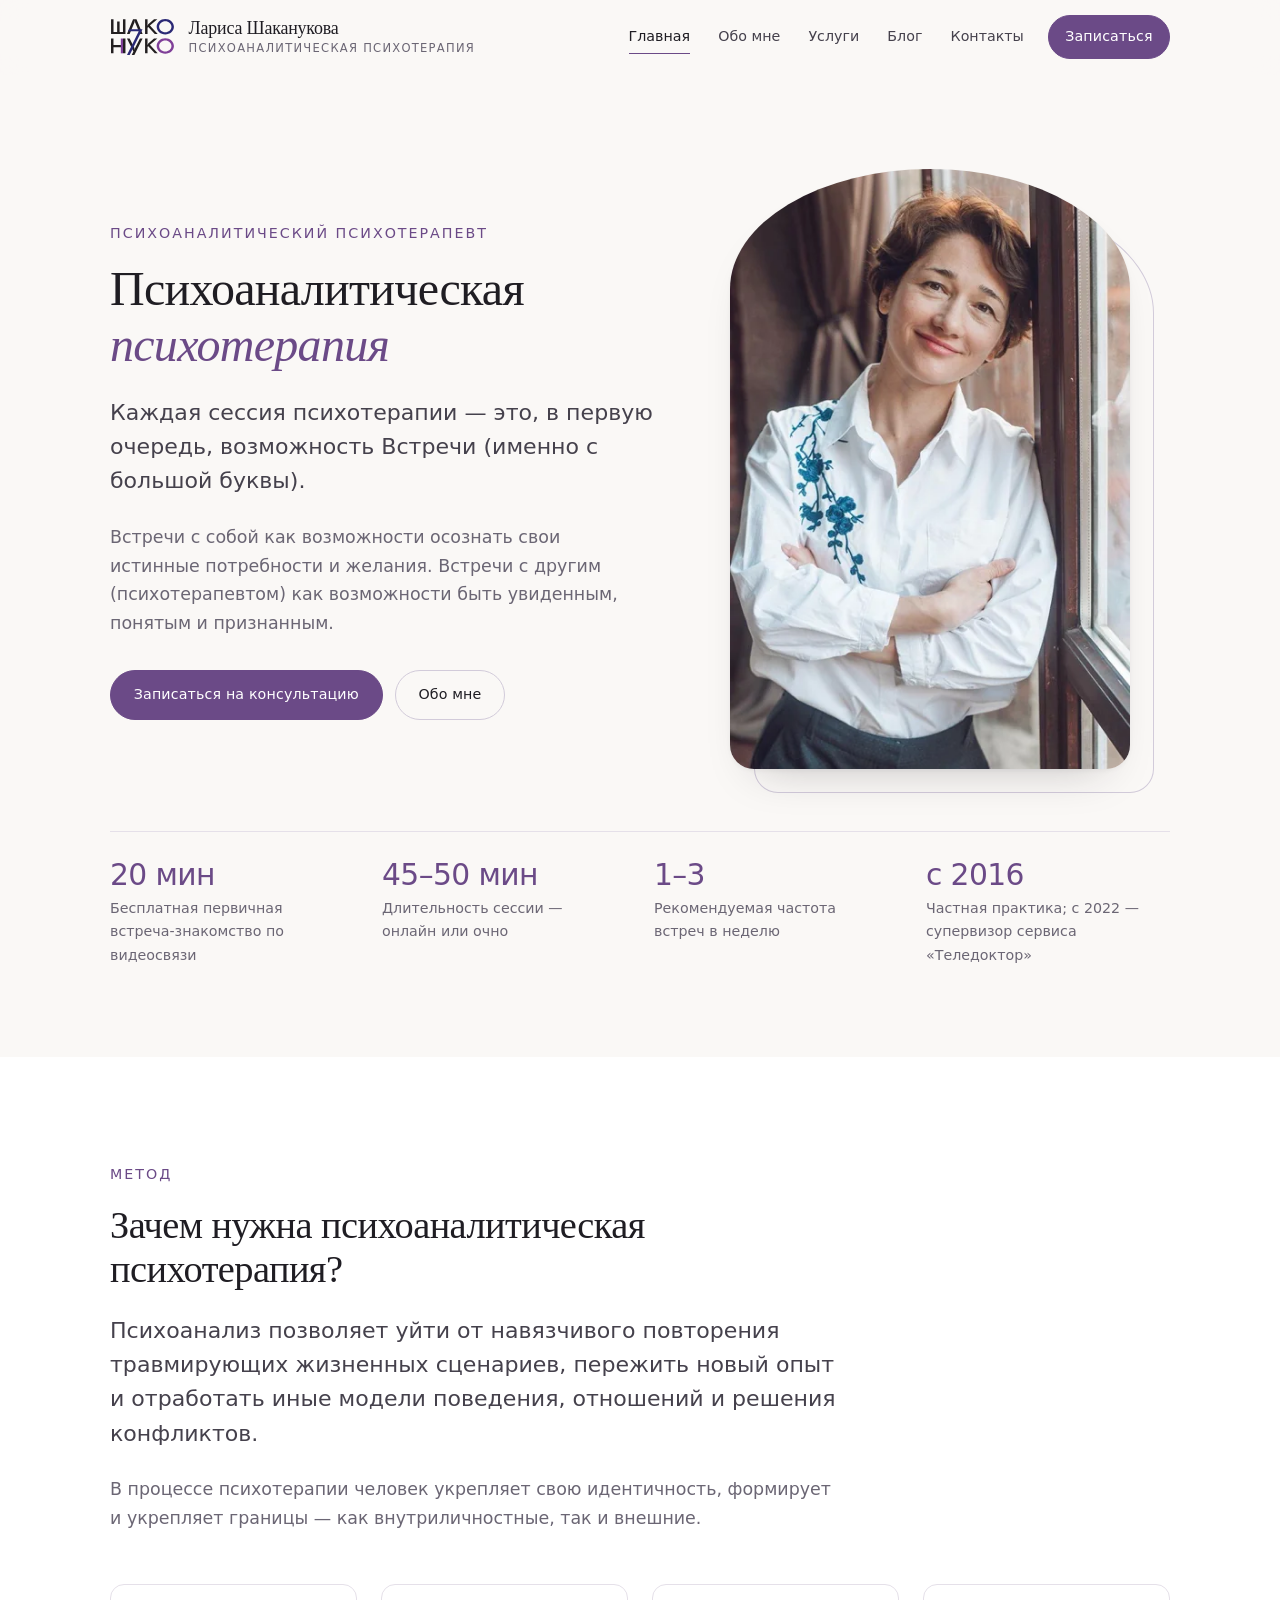
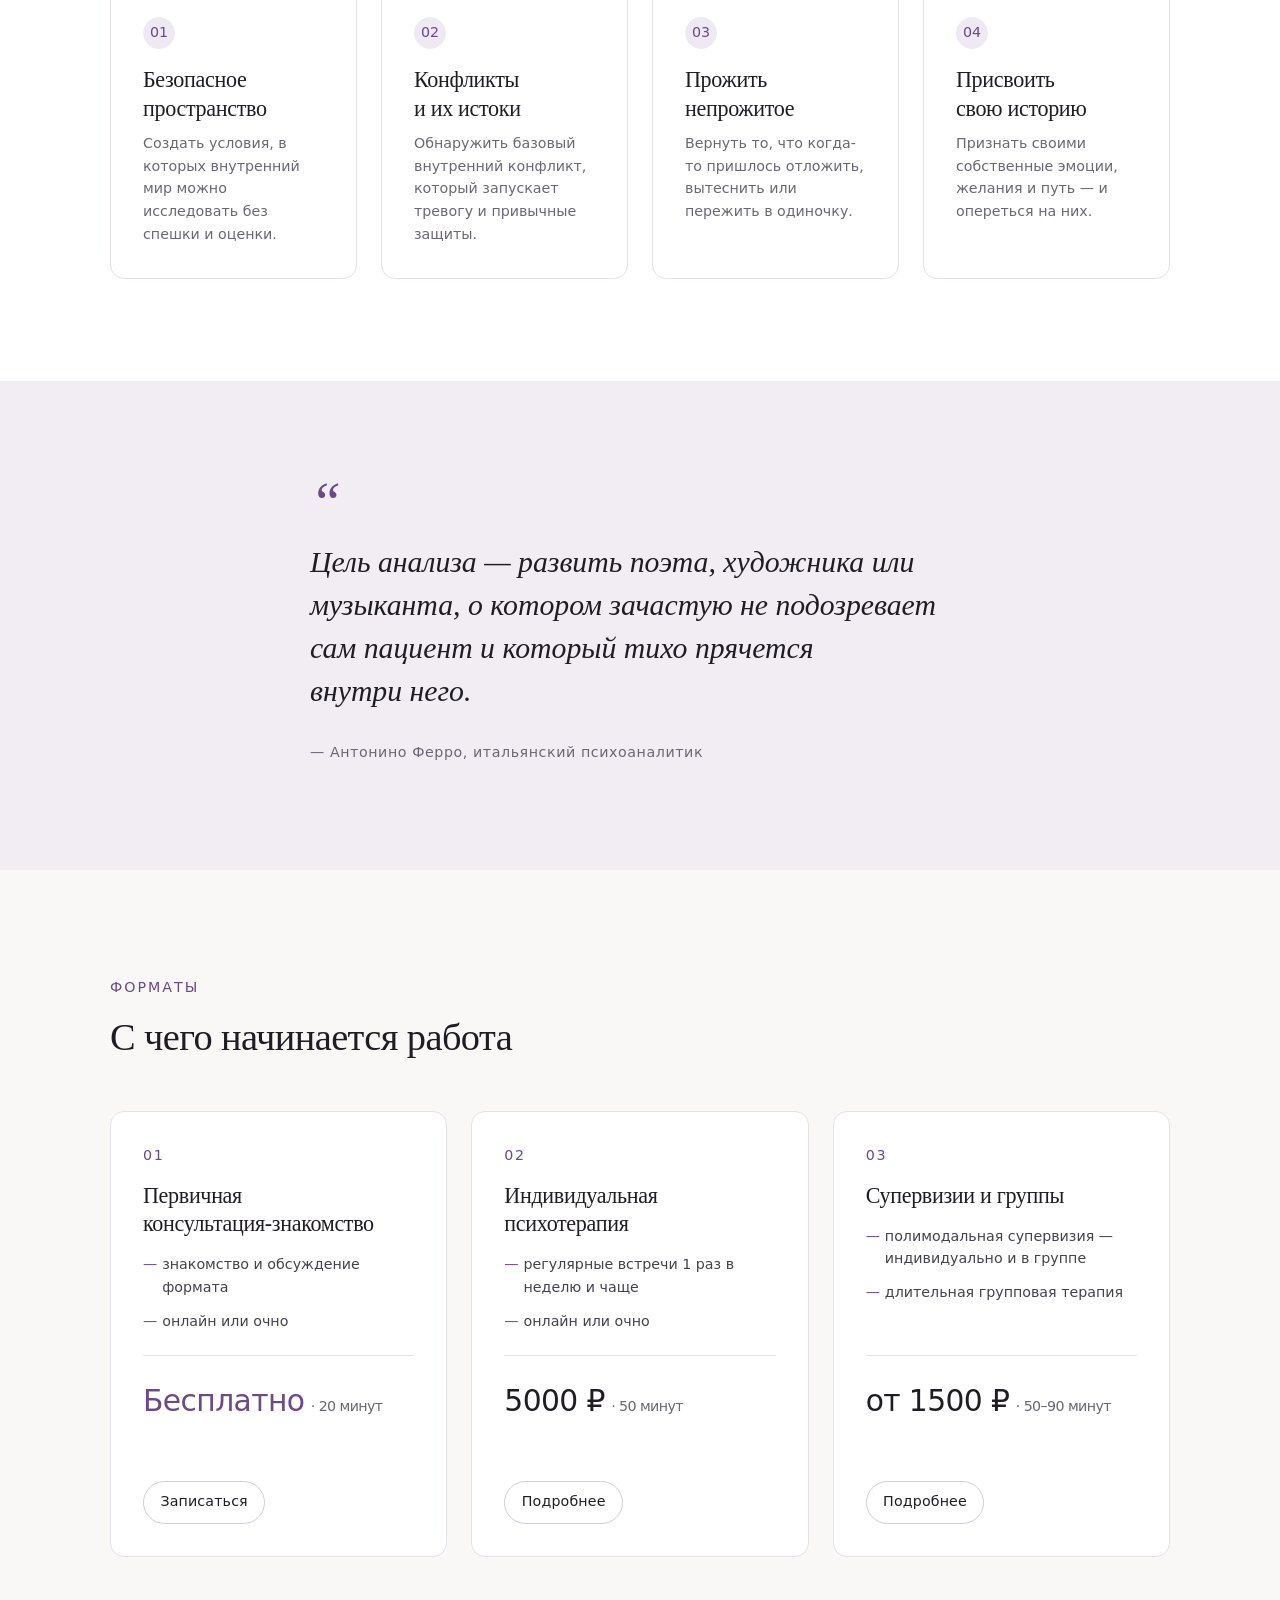
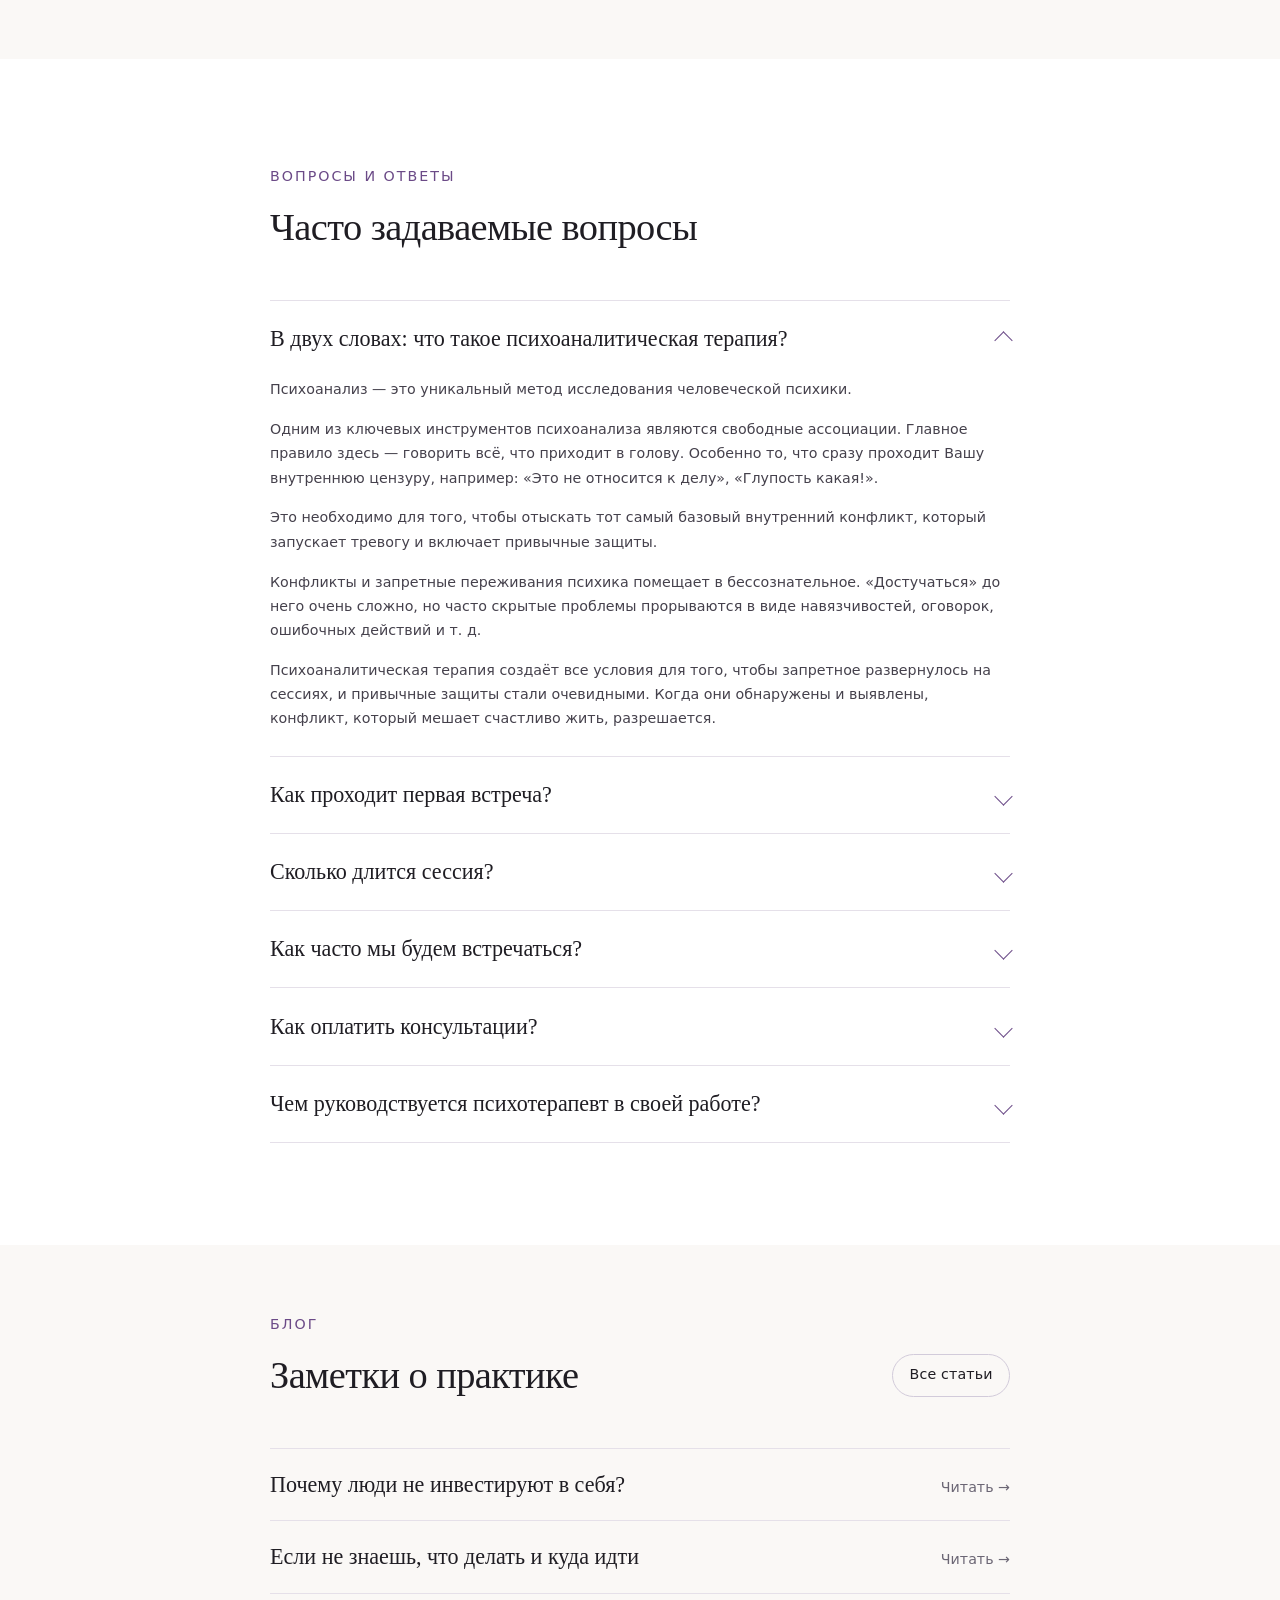
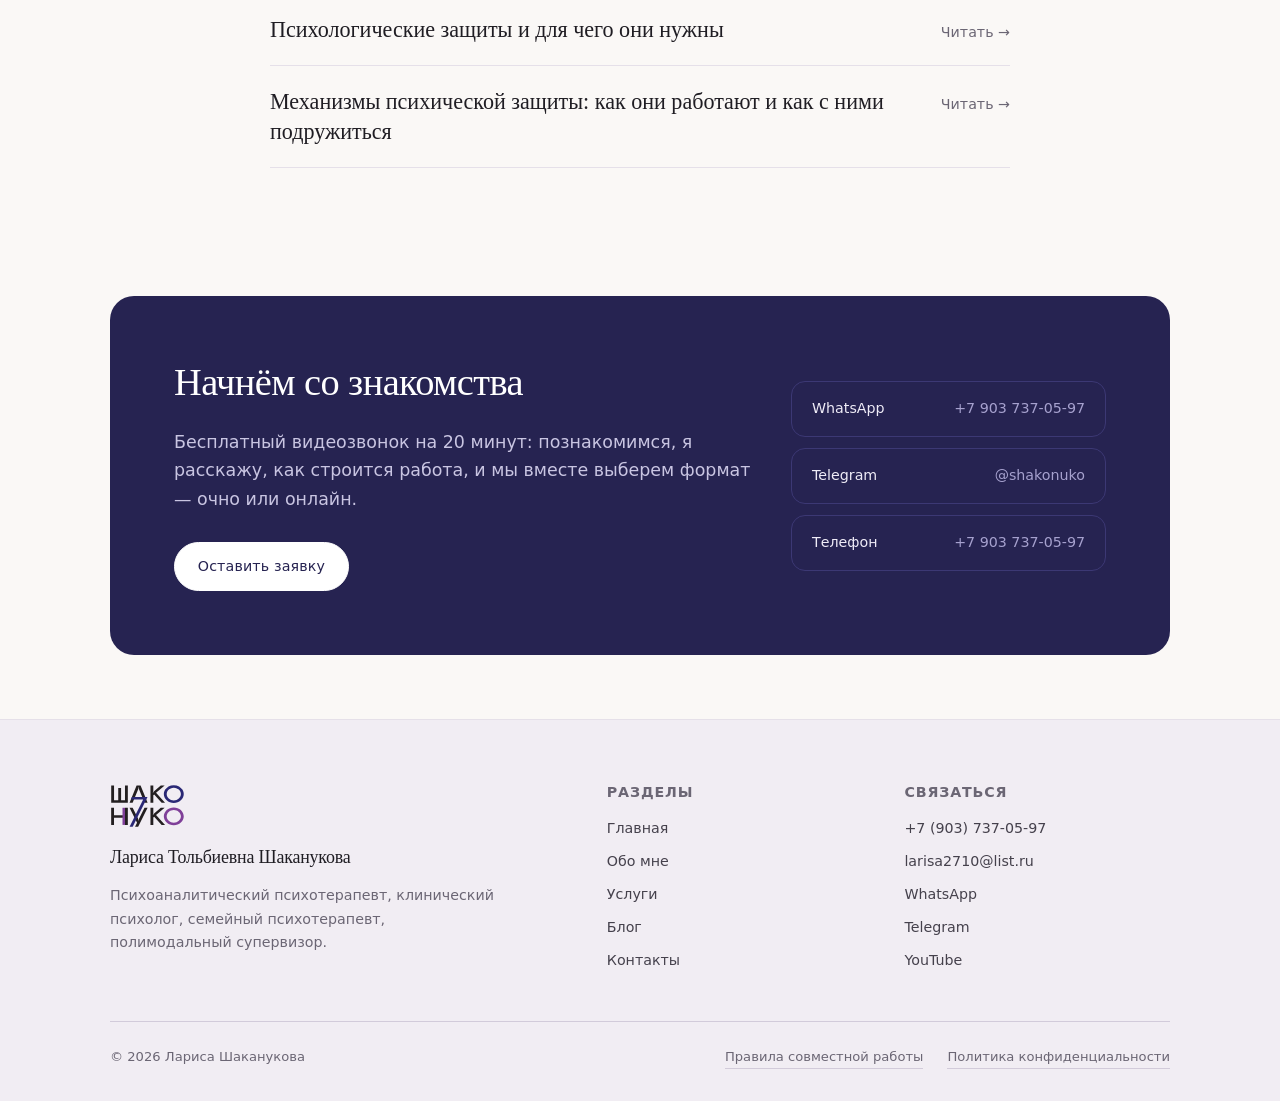
<file: index.html>
<!doctype html>
<html lang="ru">
<head>
<meta charset="utf-8">
<meta name="viewport" content="width=device-width, initial-scale=1">
<title>Шаканукова Лариса Тольбиевна — психоаналитическая психотерапия</title>
<meta name="description" content="Психоаналитическая психотерапия в Москве и онлайн. Клинический психолог, семейный психотерапевт, супервизор. Первая встреча-знакомство — бесплатно, 20 минут.">
<link rel="canonical" href="https://shakonuko.com/">
<meta name="robots" content="index, follow, max-image-preview:large, max-snippet:-1">
<meta name="author" content="Шаканукова Лариса Тольбиевна">
<meta property="og:type" content="website">
<meta property="og:url" content="https://shakonuko.com/">
<meta property="og:site_name" content="Шаканукова Лариса Тольбиевна">
<meta property="og:title" content="Шаканукова Лариса Тольбиевна — психоаналитическая психотерапия">
<meta property="og:description" content="Психоаналитическая психотерапия в Москве и онлайн. Клинический психолог, семейный психотерапевт, супервизор. Первая встреча-знакомство — бесплатно, 20 минут.">
<meta property="og:image" content="https://shakonuko.com/assets/img/og-image.jpg">
<meta property="og:image:width" content="1200">
<meta property="og:image:height" content="630">
<meta property="og:image:alt" content="Шаканукова Лариса Тольбиевна — психоаналитическая психотерапия">
<meta property="og:locale" content="ru_RU">
<meta name="twitter:card" content="summary_large_image">
<meta name="twitter:title" content="Шаканукова Лариса Тольбиевна — психоаналитическая психотерапия">
<meta name="twitter:description" content="Психоаналитическая психотерапия в Москве и онлайн. Клинический психолог, семейный психотерапевт, супервизор. Первая встреча-знакомство — бесплатно, 20 минут.">
<meta name="twitter:image" content="https://shakonuko.com/assets/img/og-image.jpg">
<link rel="preload" as="image" href="assets/img/portrait-main.webp" type="image/webp" fetchpriority="high">
<!-- build:head -->
<meta name="theme-color" content="#FAF8F6">
<link rel="icon" href="assets/img/logo.svg" type="image/svg+xml">
<link rel="apple-touch-icon" href="assets/img/apple-touch-icon.png">
<link rel="stylesheet" href="assets/css/style.css">
<script>document.documentElement.classList.add("js")</script>
<!-- /build:head -->
</head>
<body>
<!-- build:header -->
<a class="skip-link" href="#main">Перейти к содержимому</a>

<header class="header">
  <div class="container header__inner">
    <a class="brand" href="./" aria-label="Шаканукова Лариса Тольбиевна — на главную">
      <img class="brand__logo" src="assets/img/logo.svg" alt="" width="65" height="38">
      <span class="brand__text">
        <span class="brand__name">Лариса Шаканукова</span>
        <span class="brand__role">Психоаналитическая психотерапия</span>
      </span>
    </a>
    <button class="nav-toggle" type="button" aria-expanded="false" aria-controls="site-nav">
      <span class="visually-hidden">Меню</span>
      <span class="nav-toggle__box" aria-hidden="true"><span></span><span></span></span>
    </button>
    <nav class="nav" id="site-nav" aria-label="Основная навигация">
      <p class="nav__head">Меню</p>
      <a class="nav__link" href="./" aria-current="page">Главная</a>
      <a class="nav__link" href="about.html">Обо мне</a>
      <a class="nav__link" href="services.html">Услуги</a>
      <a class="nav__link" href="blog/">Блог</a>
      <a class="nav__link" href="contacts.html">Контакты</a>
      <a class="btn btn--sm" href="contacts.html">Записаться</a>
    </nav>
    <a class="btn btn--sm btn--header" href="contacts.html">Записаться</a>
  </div>
</header>
<div class="nav-backdrop" hidden></div>
<!-- /build:header -->


<main id="main">

  <!-- Герой -->
  <section class="hero">
    <div class="container hero__grid">
      <div class="hero__text">
        <p class="eyebrow">Психоаналитический психотерапевт</p>
        <h1 class="hero__title">Психоаналитическая <em>психотерапия</em></h1>
        <p class="lede">Каждая сессия психотерапии — это, в первую очередь, возможность Встречи (именно с большой буквы).</p>
        <p class="muted">Встречи с собой как возможности осознать свои истинные потребности и желания. Встречи с другим (психотерапевтом) как возможности быть увиденным, понятым и признанным.</p>
        <div class="btn-row">
          <a class="btn" href="contacts.html">Записаться на консультацию</a>
          <a class="btn btn--ghost" href="about.html">Обо мне</a>
        </div>
      </div>
      <figure class="hero__figure">
        <picture>
          <source srcset="assets/img/portrait-main.webp" type="image/webp">
          <img src="assets/img/portrait-main.png" alt="Лариса Тольбиевна Шаканукова, психоаналитический психотерапевт" width="440" height="660" fetchpriority="high" decoding="async">
        </picture>
      </figure>
    </div>
    <div class="container">
      <ul class="facts">
        <li class="facts__item"><span class="facts__num">20&nbsp;мин</span><span class="facts__label">Бесплатная первичная встреча-знакомство по видеосвязи</span></li>
        <li class="facts__item"><span class="facts__num">45–50&nbsp;мин</span><span class="facts__label">Длительность сессии — онлайн или очно</span></li>
        <li class="facts__item"><span class="facts__num">1–3</span><span class="facts__label">Рекомендуемая частота встреч в неделю</span></li>
        <li class="facts__item"><span class="facts__num">с&nbsp;2016</span><span class="facts__label">Частная практика; с 2022 — супервизор сервиса «Теледоктор»</span></li>
      </ul>
    </div>
  </section>

  <!-- Зачем -->
  <section class="section section--surface">
    <div class="container">
      <div class="section-head reveal">
        <p class="eyebrow">Метод</p>
        <h2>Зачем нужна психоаналитическая психотерапия?</h2>
        <p class="lede">Психоанализ позволяет уйти от навязчивого повторения травмирующих жизненных сценариев, пережить новый опыт и отработать иные модели поведения, отношений и решения конфликтов.</p>
        <p class="muted">В процессе психотерапии человек укрепляет свою идентичность, формирует и укрепляет границы — как внутриличностные, так и внешние.</p>
      </div>
      <div class="grid grid--4 reveal">
        <article class="card">
          <span class="card__index">01</span>
          <h3>Безопасное пространство</h3>
          <p>Создать условия, в которых внутренний мир можно исследовать без спешки и оценки.</p>
        </article>
        <article class="card">
          <span class="card__index">02</span>
          <h3>Конфликты и их истоки</h3>
          <p>Обнаружить базовый внутренний конфликт, который запускает тревогу и привычные защиты.</p>
        </article>
        <article class="card">
          <span class="card__index">03</span>
          <h3>Прожить непрожитое</h3>
          <p>Вернуть то, что когда-то пришлось отложить, вытеснить или пережить в одиночку.</p>
        </article>
        <article class="card">
          <span class="card__index">04</span>
          <h3>Присвоить свою историю</h3>
          <p>Признать своими собственные эмоции, желания и путь — и опереться на них.</p>
        </article>
      </div>
    </div>
  </section>

  <!-- Цитата -->
  <section class="quote section--tint">
    <div class="container container--narrow">
      <figure class="reveal">
        <blockquote>Цель анализа — развить поэта, художника или музыканта, о котором зачастую не подозревает сам пациент и который тихо прячется внутри него.</blockquote>
        <figcaption>Антонино Ферро, итальянский психоаналитик</figcaption>
      </figure>
    </div>
  </section>

  <!-- Форматы работы -->
  <section class="section">
    <div class="container">
      <div class="section-head reveal">
        <p class="eyebrow">Форматы</p>
        <h2>С чего начинается работа</h2>
      </div>
      <div class="grid grid--3 reveal">
        <article class="tier">
          <span class="tier__no">01</span>
          <h3>Первичная консультация-знакомство</h3>
          <ul class="dashlist tier__terms">
            <li>знакомство и обсуждение формата</li>
            <li>онлайн или очно</li>
          </ul>
          <p class="tier__price tier__price--free">Бесплатно <span>· 20 минут</span></p>
          <a class="btn btn--ghost btn--sm" href="contacts.html">Записаться</a>
        </article>
        <article class="tier">
          <span class="tier__no">02</span>
          <h3>Индивидуальная психотерапия</h3>
          <ul class="dashlist tier__terms">
            <li>регулярные встречи 1 раз в неделю и чаще</li>
            <li>онлайн или очно</li>
          </ul>
          <p class="tier__price">5000 ₽ <span>· 50 минут</span></p>
          <a class="btn btn--ghost btn--sm" href="services.html">Подробнее</a>
        </article>
        <article class="tier">
          <span class="tier__no">03</span>
          <h3>Супервизии и группы</h3>
          <ul class="dashlist tier__terms">
            <li>полимодальная супервизия — индивидуально и в группе</li>
            <li>длительная групповая терапия</li>
          </ul>
          <p class="tier__price">от 1500 ₽ <span>· 50–90 минут</span></p>
          <a class="btn btn--ghost btn--sm" href="services.html">Подробнее</a>
        </article>
      </div>
    </div>
  </section>

  <!-- FAQ -->
  <section class="section section--surface">
    <div class="container container--narrow">
      <div class="section-head reveal">
        <p class="eyebrow">Вопросы и ответы</p>
        <h2>Часто задаваемые вопросы</h2>
      </div>
      <div class="accordion reveal" data-accordion>
        <details open>
          <summary>В двух словах: что такое психоаналитическая терапия?</summary>
          <div class="accordion__body">
            <p>Психоанализ — это уникальный метод исследования человеческой психики.</p>
            <p>Одним из ключевых инструментов психоанализа являются свободные ассоциации. Главное правило здесь — говорить всё, что приходит в голову. Особенно то, что сразу проходит Вашу внутреннюю цензуру, например: «Это не относится к делу», «Глупость какая!».</p>
            <p>Это необходимо для того, чтобы отыскать тот самый базовый внутренний конфликт, который запускает тревогу и включает привычные защиты.</p>
            <p>Конфликты и запретные переживания психика помещает в бессознательное. «Достучаться» до него очень сложно, но часто скрытые проблемы прорываются в виде навязчивостей, оговорок, ошибочных действий и т.&nbsp;д.</p>
            <p>Психоаналитическая терапия создаёт все условия для того, чтобы запретное развернулось на сессиях, и привычные защиты стали очевидными. Когда они обнаружены и выявлены, конфликт, который мешает счастливо жить, разрешается.</p>
          </div>
        </details>
        <details>
          <summary>Как проходит первая встреча?</summary>
          <div class="accordion__body">
            <p>Перед первой встречей мы с Вами созваниваемся по видеосвязи. Звонок бесплатный, занимает не более 20 минут. В рамках этого времени мы знакомимся: я рассказываю, как строится работа, далее совместно обсуждаем формат (очно / онлайн в ZOOM или Skype) и, при обоюдном согласии, договариваемся о первой сессии.</p>
          </div>
        </details>
        <details>
          <summary>Сколько длится сессия?</summary>
          <div class="accordion__body">
            <p>Длительность встречи (онлайн / очно) составляет 45 или 50 минут. В случае опоздания время сеанса сокращается на соответствующее время.</p>
          </div>
        </details>
        <details>
          <summary>Как часто мы будем встречаться?</summary>
          <div class="accordion__body">
            <p>Рекомендуемая частота встреч в рамках психоаналитической психотерапии — 1–3 раза в неделю. Количество сессий в неделю нередко меняется в процессе работы.</p>
          </div>
        </details>
        <details>
          <summary>Как оплатить консультации?</summary>
          <div class="accordion__body">
            <p>Оплата производится банковским переводом или наличными в кабинете после сессии. Оплатить можно как одну конкретную встречу, так и сразу весь месяц авансом.</p>
            <p><a href="services.html#rules">Подробнее о правилах совместной работы</a></p>
          </div>
        </details>
        <details>
          <summary>Чем руководствуется психотерапевт в своей работе?</summary>
          <div class="accordion__body">
            <p>Базовые правила:</p>
            <ul class="checklist">
              <li>обеспечение безопасного пространства;</li>
              <li>уважение к истории пациента, к его личности и чувствам;</li>
              <li>соблюдение полной конфиденциальности.</li>
            </ul>
          </div>
        </details>
      </div>
    </div>
  </section>

  <!-- Блог -->
  <section class="section section--tight">
    <div class="container container--narrow">
      <div class="section-head section-head--split reveal">
        <div>
          <p class="eyebrow">Блог</p>
          <h2>Заметки о практике</h2>
        </div>
        <a class="btn btn--ghost btn--sm" href="blog/">Все статьи</a>
      </div>
      <div class="post-list reveal">
<!-- build:latest-posts -->
        <a class="post" href="blog/pochemu-lyudi-ne-investiruyut-v-sebya.html">
          <span class="post__title">Почему люди не инвестируют в себя?</span><span class="post__cue">Читать →</span>
        </a>
        <a class="post" href="blog/esli-ne-znaesh-chto-delat-i-kuda-idti.html">
          <span class="post__title">Если не знаешь, что делать и куда идти</span><span class="post__cue">Читать →</span>
        </a>
        <a class="post" href="blog/psihologicheskie-zashchity.html">
          <span class="post__title">Психологические защиты и для чего они нужны</span><span class="post__cue">Читать →</span>
        </a>
        <a class="post" href="blog/mehanizmy-psihicheskoy-zashchity.html">
          <span class="post__title">Механизмы психической защиты: как они работают и как с ними подружиться</span><span class="post__cue">Читать →</span>
        </a>
<!-- /build:latest-posts -->
      </div>
    </div>
  </section>

  <!-- CTA -->
  <section class="section section--tight">
    <div class="container">
      <div class="cta reveal">
        <div class="cta__grid">
          <div>
            <h2>Начнём со знакомства</h2>
            <p>Бесплатный видеозвонок на 20 минут: познакомимся, я расскажу, как строится работа, и мы вместе выберем формат — очно или онлайн.</p>
            <div class="btn-row btn-row--spaced">
              <a class="btn btn--light" href="contacts.html">Оставить заявку</a>
            </div>
          </div>
          <div class="cta__links">
            <a class="cta__link" href="https://wa.me/79037370597"><span>WhatsApp</span><span>+7 903 737-05-97</span></a>
            <a class="cta__link" href="https://t.me/shakonuko"><span>Telegram</span><span>@shakonuko</span></a>
            <a class="cta__link" href="tel:+79037370597"><span>Телефон</span><span>+7 903 737-05-97</span></a>
          </div>
        </div>
      </div>
    </div>
  </section>

</main>

<!-- build:footer -->
<footer class="footer">
  <div class="container">
    <div class="footer__grid">
      <div class="footer__brand">
        <img class="footer__logo" src="assets/img/logo.svg" alt="" width="82" height="48" loading="lazy" decoding="async">
        <span class="brand__name">Лариса Тольбиевна Шаканукова</span>
        <p>Психоаналитический психотерапевт, клинический психолог, семейный психотерапевт, полимодальный супервизор.</p>
      </div>
      <div>
        <h4>Разделы</h4>
        <div class="footer__links">
          <a href="./">Главная</a>
          <a href="about.html">Обо мне</a>
          <a href="services.html">Услуги</a>
          <a href="blog/">Блог</a>
          <a href="contacts.html">Контакты</a>
        </div>
      </div>
      <div>
        <h4>Связаться</h4>
        <div class="footer__links">
          <a href="tel:+79037370597">+7 (903) 737-05-97</a>
          <a href="mailto:larisa2710@list.ru">larisa2710@list.ru</a>
          <a href="https://wa.me/79037370597">WhatsApp</a>
          <a href="https://t.me/shakonuko">Telegram</a>
          <a href="https://www.youtube.com/channel/UCW1QNT4Y2Eg1XWxVhWE3bKg/featured">YouTube</a>
        </div>
      </div>
    </div>
    <div class="footer__bottom">
      <span>© <span data-year>2025</span> Лариса Шаканукова</span>
      <span class="footer__legal"><a href="services.html#rules">Правила совместной работы</a><a href="privacy.html">Политика конфиденциальности</a></span>
    </div>
  </div>
</footer>

<div class="mobile-bar" role="group" aria-label="Быстрые действия">
  <a class="mobile-bar__link" href="https://wa.me/79037370597" aria-label="Написать в WhatsApp">
    <svg viewBox="0 0 24 24" aria-hidden="true" focusable="false"><path fill="currentColor" d="M12.04 2c-5.46 0-9.91 4.45-9.91 9.91 0 1.75.46 3.45 1.32 4.95L2 22l5.25-1.38a9.9 9.9 0 0 0 4.79 1.22h.01c5.46 0 9.91-4.45 9.91-9.91 0-2.65-1.03-5.14-2.9-7.01A9.82 9.82 0 0 0 12.04 2Zm0 18.15h-.01a8.2 8.2 0 0 1-4.19-1.15l-.3-.18-3.12.82.83-3.04-.2-.31a8.2 8.2 0 0 1-1.26-4.38c0-4.54 3.7-8.23 8.25-8.23 2.2 0 4.27.86 5.83 2.41a8.18 8.18 0 0 1 2.41 5.83c0 4.54-3.7 8.23-8.24 8.23Zm4.52-6.16c-.25-.12-1.47-.72-1.69-.81-.23-.08-.39-.12-.56.13-.17.24-.64.8-.79.97-.14.16-.29.19-.54.06-.25-.12-1.05-.39-1.99-1.23-.74-.66-1.23-1.47-1.38-1.72-.14-.25-.01-.38.11-.5.11-.11.25-.29.37-.43.12-.15.16-.25.25-.41.08-.17.04-.31-.02-.43-.06-.12-.56-1.34-.76-1.84-.2-.48-.4-.42-.56-.43h-.47c-.17 0-.43.06-.66.31-.23.25-.86.85-.86 2.07 0 1.22.89 2.4 1.01 2.56.12.17 1.75 2.67 4.23 3.74.59.26 1.05.41 1.41.52.59.19 1.13.16 1.56.1.47-.07 1.47-.6 1.67-1.18.21-.58.21-1.07.15-1.18-.06-.11-.22-.17-.47-.29Z"/></svg>
    <span>WhatsApp</span>
  </a>
  <a class="mobile-bar__link" href="https://t.me/shakonuko" aria-label="Написать в Telegram">
    <svg viewBox="0 0 24 24" aria-hidden="true" focusable="false"><path fill="currentColor" d="M21.94 4.6 18.9 19.1c-.23 1.02-.84 1.27-1.7.79l-4.7-3.47-2.27 2.19c-.25.25-.46.46-.94.46l.34-4.8 8.72-7.88c.38-.34-.08-.53-.59-.19L6.98 13.1l-4.64-1.45c-1.01-.32-1.03-1.01.21-1.5l18.15-7c.84-.31 1.58.19 1.24 1.45Z"/></svg>
    <span>Telegram</span>
  </a>
  <a class="mobile-bar__link mobile-bar__link--primary" href="contacts.html"><span>Записаться</span></a>
</div>
<!-- /build:footer -->

<script type="application/ld+json">
{
 "@context": "https://schema.org",
 "@graph": [
  {
   "@type": "WebSite",
   "@id": "https://shakonuko.com/#website",
   "url": "https://shakonuko.com/",
   "name": "Шаканукова Лариса Тольбиевна",
   "inLanguage": "ru-RU",
   "publisher": {
    "@id": "https://shakonuko.com/#person"
   }
  },
  {
   "@type": "Person",
   "@id": "https://shakonuko.com/#person",
   "name": "Шаканукова Лариса Тольбиевна",
   "alternateName": "Лариса Шаканукова",
   "jobTitle": "Психоаналитический психотерапевт",
   "description": "Психоаналитический психотерапевт, клинический психолог, семейный психотерапевт, магистр психологии, полимодальный супервизор.",
   "url": "https://shakonuko.com/",
   "image": "https://shakonuko.com/assets/img/portrait-main.png",
   "telephone": "+7-903-737-05-97",
   "email": "larisa2710@list.ru",
   "knowsLanguage": "ru",
   "knowsAbout": [
    "психоанализ",
    "психоаналитическая психотерапия",
    "клиническая психология",
    "семейная психотерапия",
    "супервизия",
    "психосоматика",
    "репродуктивная психология",
    "расстройства пищевого поведения",
    "депрессия",
    "выгорание"
   ],
   "alumniOf": [
    {
     "@type": "CollegeOrUniversity",
     "name": "Московский институт психоанализа"
    },
    {
     "@type": "CollegeOrUniversity",
     "name": "Центральная государственная медицинская академия"
    },
    {
     "@type": "EducationalOrganization",
     "name": "Институт консультирования и системных решений"
    }
   ],
   "hasCredential": [
    {
     "@type": "EducationalOccupationalCredential",
     "credentialCategory": "Магистратура",
     "name": "Психоанализ, Московский институт психоанализа, 2024"
    },
    {
     "@type": "EducationalOccupationalCredential",
     "credentialCategory": "Профессиональная переподготовка",
     "name": "Клиническая психология, ЦГМА, 2024"
    },
    {
     "@type": "EducationalOccupationalCredential",
     "credentialCategory": "Программа подготовки супервизоров",
     "name": "ОППЛ, 2025"
    }
   ],
   "sameAs": [
    "https://t.me/shakonuko",
    "https://wa.me/79037370597",
    "https://www.youtube.com/channel/UCW1QNT4Y2Eg1XWxVhWE3bKg/featured"
   ]
  },
  {
   "@type": "ProfessionalService",
   "@id": "https://shakonuko.com/#practice",
   "name": "Шаканукова Лариса Тольбиевна — психоаналитическая психотерапия",
   "url": "https://shakonuko.com/",
   "image": "https://shakonuko.com/assets/img/og-image.jpg",
   "logo": "https://shakonuko.com/assets/img/logo.svg",
   "telephone": "+7-903-737-05-97",
   "email": "larisa2710@list.ru",
   "priceRange": "1500–6000 ₽",
   "currenciesAccepted": "RUB",
   "paymentAccepted": "Банковский перевод, наличные",
   "areaServed": [
    {
     "@type": "City",
     "name": "Москва"
    },
    {
     "@type": "Country",
     "name": "Россия"
    }
   ],
   "availableLanguage": {
    "@type": "Language",
    "name": "Русский",
    "alternateName": "ru"
   },
   "founder": {
    "@id": "https://shakonuko.com/#person"
   },
   "employee": {
    "@id": "https://shakonuko.com/#person"
   },
   "knowsAbout": [
    "психоанализ",
    "психоаналитическая психотерапия",
    "клиническая психология",
    "семейная психотерапия",
    "супервизия",
    "психосоматика",
    "репродуктивная психология",
    "расстройства пищевого поведения",
    "депрессия",
    "выгорание"
   ],
   "sameAs": [
    "https://t.me/shakonuko",
    "https://wa.me/79037370597",
    "https://www.youtube.com/channel/UCW1QNT4Y2Eg1XWxVhWE3bKg/featured"
   ],
   "contactPoint": {
    "@type": "ContactPoint",
    "contactType": "Запись на консультацию",
    "telephone": "+7-903-737-05-97",
    "email": "larisa2710@list.ru",
    "availableLanguage": "ru"
   },
   "hasOfferCatalog": {
    "@type": "OfferCatalog",
    "name": "Услуги",
    "itemListElement": [
     {
      "@type": "Offer",
      "name": "Первичная консультация-знакомство",
      "price": "0",
      "priceCurrency": "RUB",
      "description": "Знакомство по видеосвязи, 20 минут",
      "itemOffered": {
       "@type": "Service",
       "name": "Первичная консультация-знакомство",
       "serviceType": "Психологическая консультация"
      }
     },
     {
      "@type": "Offer",
      "name": "Разовая консультация и нерегулярные встречи",
      "price": "6000",
      "priceCurrency": "RUB",
      "description": "Реже 1 раза в неделю, 50 минут",
      "itemOffered": {
       "@type": "Service",
       "name": "Разовая консультация",
       "serviceType": "Психотерапия"
      }
     },
     {
      "@type": "Offer",
      "name": "Длительные консультации",
      "price": "5000",
      "priceCurrency": "RUB",
      "description": "До 1 года, 1 раз в неделю и чаще, 50 минут",
      "itemOffered": {
       "@type": "Service",
       "name": "Длительные консультации",
       "serviceType": "Психотерапия"
      }
     },
     {
      "@type": "Offer",
      "name": "Длительная психотерапия или психоанализ",
      "price": "5000",
      "priceCurrency": "RUB",
      "description": "От 1 года, 1 раз в неделю и чаще, 50 минут",
      "itemOffered": {
       "@type": "Service",
       "name": "Психоанализ",
       "serviceType": "Психоанализ"
      }
     },
     {
      "@type": "Offer",
      "name": "Подготовка к родительству",
      "price": "5000",
      "priceCurrency": "RUB",
      "description": "Беременность, роды, ЭКО, усыновление; 1 раз в неделю, 50 минут",
      "itemOffered": {
       "@type": "Service",
       "name": "Подготовка к родительству",
       "serviceType": "Перинатальная психология"
      }
     },
     {
      "@type": "Offer",
      "name": "Индивидуальные супервизии",
      "price": "2500",
      "priceCurrency": "RUB",
      "description": "Полимодальная супервизия онлайн, 50 минут",
      "itemOffered": {
       "@type": "Service",
       "name": "Индивидуальная супервизия",
       "serviceType": "Супервизия"
      }
     },
     {
      "@type": "Offer",
      "name": "Длительная групповая терапия",
      "price": "1500",
      "priceCurrency": "RUB",
      "description": "От 2 лет, 1 раз в неделю, 90 минут",
      "itemOffered": {
       "@type": "Service",
       "name": "Групповая терапия",
       "serviceType": "Групповая психотерапия"
      }
     },
     {
      "@type": "Offer",
      "name": "Супервизионная группа",
      "price": "2000",
      "priceCurrency": "RUB",
      "description": "От 2 лет, 1 раз в 2 недели, 90 минут",
      "itemOffered": {
       "@type": "Service",
       "name": "Супервизионная группа",
       "serviceType": "Супервизия"
      }
     }
    ]
   }
  },
  {
   "@type": "FAQPage",
   "@id": "https://shakonuko.com/#faq",
   "mainEntity": [
    {
     "@type": "Question",
     "name": "В двух словах: что такое психоаналитическая терапия?",
     "acceptedAnswer": {
      "@type": "Answer",
      "text": "Психоанализ — это уникальный метод исследования человеческой психики. Одним из ключевых инструментов являются свободные ассоциации: главное правило — говорить всё, что приходит в голову. Это необходимо, чтобы отыскать базовый внутренний конфликт, который запускает тревогу и включает привычные защиты."
     }
    },
    {
     "@type": "Question",
     "name": "Как проходит первая встреча?",
     "acceptedAnswer": {
      "@type": "Answer",
      "text": "Перед первой встречей мы созваниваемся по видеосвязи. Звонок бесплатный и занимает не более 20 минут: знакомимся, я рассказываю, как строится работа, обсуждаем формат (очно или онлайн в ZOOM либо Skype) и при обоюдном согласии договариваемся о первой сессии."
     }
    },
    {
     "@type": "Question",
     "name": "Сколько длится сессия?",
     "acceptedAnswer": {
      "@type": "Answer",
      "text": "Длительность встречи онлайн или очно составляет 45 или 50 минут. В случае опоздания время сеанса сокращается на соответствующее время."
     }
    },
    {
     "@type": "Question",
     "name": "Как часто мы будем встречаться?",
     "acceptedAnswer": {
      "@type": "Answer",
      "text": "Рекомендуемая частота встреч в рамках психоаналитической психотерапии — 1–3 раза в неделю. Количество сессий в неделю нередко меняется в процессе работы."
     }
    },
    {
     "@type": "Question",
     "name": "Как оплатить консультации?",
     "acceptedAnswer": {
      "@type": "Answer",
      "text": "Оплата производится банковским переводом или наличными в кабинете после сессии. Оплатить можно как одну конкретную встречу, так и сразу весь месяц авансом."
     }
    },
    {
     "@type": "Question",
     "name": "Чем руководствуется психотерапевт в своей работе?",
     "acceptedAnswer": {
      "@type": "Answer",
      "text": "Базовые правила: обеспечение безопасного пространства, уважение к истории пациента, его личности и чувствам, соблюдение полной конфиденциальности."
     }
    }
   ]
  }
 ]
}
</script>
<script src="assets/js/main.js" defer></script>
</body>
</html>
</file>
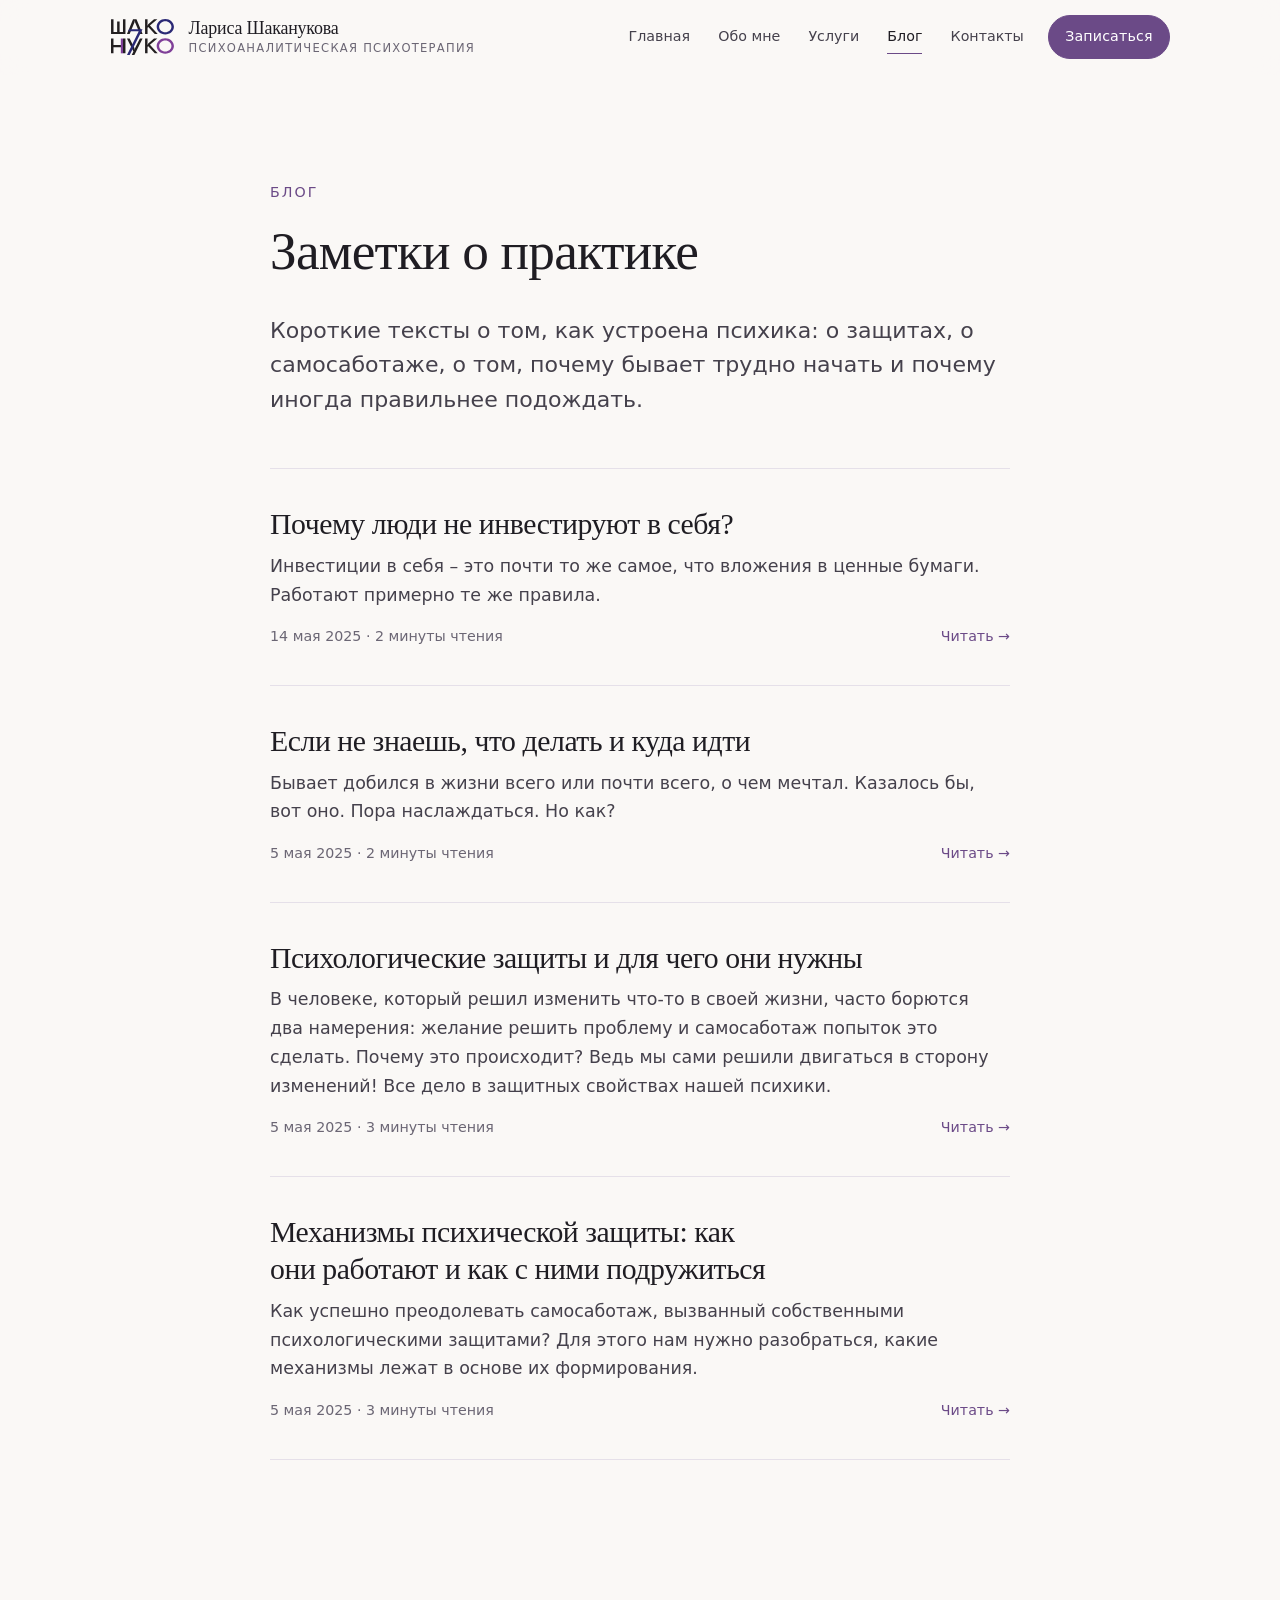
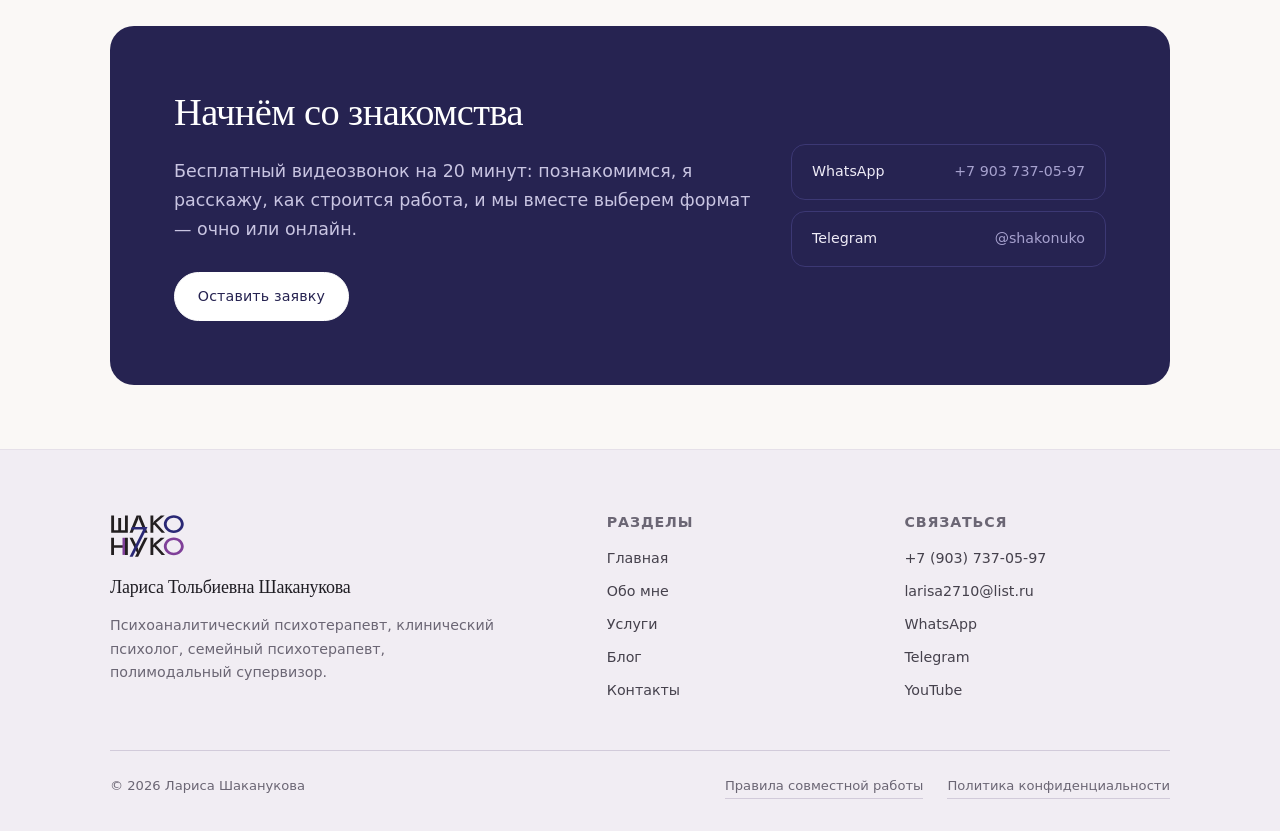
<file: blog/index.html>
<!doctype html>
<html lang="ru">
<head>
<meta charset="utf-8">
<meta name="viewport" content="width=device-width, initial-scale=1">
<title>Блог — Лариса Шаканукова, психоаналитический психотерапевт</title>
<meta name="description" content="Заметки психоаналитического психотерапевта: психические защиты, самосаботаж, инвестиции в себя и умение выжидать.">
<link rel="canonical" href="https://shakonuko.com/blog/">
<meta name="robots" content="index, follow, max-image-preview:large, max-snippet:-1">
<meta name="author" content="Шаканукова Лариса Тольбиевна">
<meta property="og:type" content="website">
<meta property="og:url" content="https://shakonuko.com/blog/">
<meta property="og:site_name" content="Шаканукова Лариса Тольбиевна">
<meta property="og:title" content="Блог — Лариса Шаканукова, психоаналитический психотерапевт">
<meta property="og:description" content="Заметки психоаналитического психотерапевта: психические защиты, самосаботаж, инвестиции в себя и умение выжидать.">
<meta property="og:image" content="https://shakonuko.com/assets/img/og-image.jpg">
<meta property="og:image:width" content="1200">
<meta property="og:image:height" content="630">
<meta property="og:locale" content="ru_RU">
<meta name="twitter:card" content="summary_large_image">
<meta name="twitter:title" content="Блог — Лариса Шаканукова, психоаналитический психотерапевт">
<meta name="twitter:description" content="Заметки психоаналитического психотерапевта: психические защиты, самосаботаж, инвестиции в себя и умение выжидать.">
<meta name="twitter:image" content="https://shakonuko.com/assets/img/og-image.jpg">
<!-- build:head -->
<meta name="theme-color" content="#FAF8F6">
<link rel="icon" href="../assets/img/logo.svg" type="image/svg+xml">
<link rel="apple-touch-icon" href="../assets/img/apple-touch-icon.png">
<link rel="stylesheet" href="../assets/css/style.css">
<script>document.documentElement.classList.add("js")</script>
<!-- /build:head -->
</head>
<body>
<!-- build:header -->
<a class="skip-link" href="#main">Перейти к содержимому</a>

<header class="header">
  <div class="container header__inner">
    <a class="brand" href="../" aria-label="Шаканукова Лариса Тольбиевна — на главную">
      <img class="brand__logo" src="../assets/img/logo.svg" alt="" width="65" height="38">
      <span class="brand__text">
        <span class="brand__name">Лариса Шаканукова</span>
        <span class="brand__role">Психоаналитическая психотерапия</span>
      </span>
    </a>
    <button class="nav-toggle" type="button" aria-expanded="false" aria-controls="site-nav">
      <span class="visually-hidden">Меню</span>
      <span class="nav-toggle__box" aria-hidden="true"><span></span><span></span></span>
    </button>
    <nav class="nav" id="site-nav" aria-label="Основная навигация">
      <p class="nav__head">Меню</p>
      <a class="nav__link" href="../">Главная</a>
      <a class="nav__link" href="../about.html">Обо мне</a>
      <a class="nav__link" href="../services.html">Услуги</a>
      <a class="nav__link" href="../blog/" aria-current="page">Блог</a>
      <a class="nav__link" href="../contacts.html">Контакты</a>
      <a class="btn btn--sm" href="../contacts.html">Записаться</a>
    </nav>
    <a class="btn btn--sm btn--header" href="../contacts.html">Записаться</a>
  </div>
</header>
<div class="nav-backdrop" hidden></div>
<!-- /build:header -->

<main id="main">
<section class="section">
  <div class="container container--narrow">
    <div class="section-head reveal">
      <p class="eyebrow">Блог</p>
      <h1>Заметки о практике</h1>
      <p class="lede">Короткие тексты о том, как устроена психика: о защитах, о самосаботаже, о том, почему бывает трудно начать и почему иногда правильнее подождать.</p>
    </div>
    <div class="entries reveal">
<!-- build:posts -->
      <article class="entry">
        <h2 class="entry__title"><a href="pochemu-lyudi-ne-investiruyut-v-sebya.html">Почему люди не инвестируют в себя?</a></h2>
        <p class="entry__excerpt">Инвестиции в себя – это почти то же самое, что вложения в ценные бумаги. Работают примерно те же правила.</p>
        <p class="entry__meta"><span><time datetime="2025-05-14">14 мая 2025</time> · 2 минуты чтения</span><span class="entry__cue">Читать →</span></p>
      </article>
      <article class="entry">
        <h2 class="entry__title"><a href="esli-ne-znaesh-chto-delat-i-kuda-idti.html">Если не знаешь, что делать и куда идти</a></h2>
        <p class="entry__excerpt">Бывает добился в жизни всего или почти всего, о чем мечтал. Казалось бы, вот оно. Пора наслаждаться. Но как?</p>
        <p class="entry__meta"><span><time datetime="2025-05-05">5 мая 2025</time> · 2 минуты чтения</span><span class="entry__cue">Читать →</span></p>
      </article>
      <article class="entry">
        <h2 class="entry__title"><a href="psihologicheskie-zashchity.html">Психологические защиты и для чего они нужны</a></h2>
        <p class="entry__excerpt">В человеке, который решил изменить что-то в своей жизни, часто борются два намерения: желание решить проблему и самосаботаж попыток это сделать. Почему это происходит? Ведь мы сами решили двигаться в сторону изменений! Все дело в защитных свойствах нашей психики.</p>
        <p class="entry__meta"><span><time datetime="2025-05-05">5 мая 2025</time> · 3 минуты чтения</span><span class="entry__cue">Читать →</span></p>
      </article>
      <article class="entry">
        <h2 class="entry__title"><a href="mehanizmy-psihicheskoy-zashchity.html">Механизмы психической защиты: как они работают и как с ними подружиться</a></h2>
        <p class="entry__excerpt">Как успешно преодолевать самосаботаж, вызванный собственными психологическими защитами? Для этого нам нужно разобраться, какие механизмы лежат в основе их формирования.</p>
        <p class="entry__meta"><span><time datetime="2025-05-05">5 мая 2025</time> · 3 минуты чтения</span><span class="entry__cue">Читать →</span></p>
      </article>
<!-- /build:posts -->
    </div>
  </div>
</section>

<section class="section section--tight">
  <div class="container">
    <div class="cta reveal">
      <div class="cta__grid">
        <div>
          <h2>Начнём со знакомства</h2>
          <p>Бесплатный видеозвонок на 20 минут: познакомимся, я расскажу, как строится работа, и мы вместе выберем формат — очно или онлайн.</p>
          <div class="btn-row btn-row--spaced">
            <a class="btn btn--light" href="../contacts.html">Оставить заявку</a>
          </div>
        </div>
        <div class="cta__links">
          <a class="cta__link" href="https://wa.me/79037370597"><span>WhatsApp</span><span>+7 903 737-05-97</span></a>
          <a class="cta__link" href="https://t.me/shakonuko"><span>Telegram</span><span>@shakonuko</span></a>
        </div>
      </div>
    </div>
  </div>
</section>
</main>

<!-- build:footer -->
<footer class="footer">
  <div class="container">
    <div class="footer__grid">
      <div class="footer__brand">
        <img class="footer__logo" src="../assets/img/logo.svg" alt="" width="82" height="48" loading="lazy" decoding="async">
        <span class="brand__name">Лариса Тольбиевна Шаканукова</span>
        <p>Психоаналитический психотерапевт, клинический психолог, семейный психотерапевт, полимодальный супервизор.</p>
      </div>
      <div>
        <h4>Разделы</h4>
        <div class="footer__links">
          <a href="../">Главная</a>
          <a href="../about.html">Обо мне</a>
          <a href="../services.html">Услуги</a>
          <a href="../blog/">Блог</a>
          <a href="../contacts.html">Контакты</a>
        </div>
      </div>
      <div>
        <h4>Связаться</h4>
        <div class="footer__links">
          <a href="tel:+79037370597">+7 (903) 737-05-97</a>
          <a href="mailto:larisa2710@list.ru">larisa2710@list.ru</a>
          <a href="https://wa.me/79037370597">WhatsApp</a>
          <a href="https://t.me/shakonuko">Telegram</a>
          <a href="https://www.youtube.com/channel/UCW1QNT4Y2Eg1XWxVhWE3bKg/featured">YouTube</a>
        </div>
      </div>
    </div>
    <div class="footer__bottom">
      <span>© <span data-year>2025</span> Лариса Шаканукова</span>
      <span class="footer__legal"><a href="../services.html#rules">Правила совместной работы</a><a href="../privacy.html">Политика конфиденциальности</a></span>
    </div>
  </div>
</footer>

<div class="mobile-bar" role="group" aria-label="Быстрые действия">
  <a class="mobile-bar__link" href="https://wa.me/79037370597" aria-label="Написать в WhatsApp">
    <svg viewBox="0 0 24 24" aria-hidden="true" focusable="false"><path fill="currentColor" d="M12.04 2c-5.46 0-9.91 4.45-9.91 9.91 0 1.75.46 3.45 1.32 4.95L2 22l5.25-1.38a9.9 9.9 0 0 0 4.79 1.22h.01c5.46 0 9.91-4.45 9.91-9.91 0-2.65-1.03-5.14-2.9-7.01A9.82 9.82 0 0 0 12.04 2Zm0 18.15h-.01a8.2 8.2 0 0 1-4.19-1.15l-.3-.18-3.12.82.83-3.04-.2-.31a8.2 8.2 0 0 1-1.26-4.38c0-4.54 3.7-8.23 8.25-8.23 2.2 0 4.27.86 5.83 2.41a8.18 8.18 0 0 1 2.41 5.83c0 4.54-3.7 8.23-8.24 8.23Zm4.52-6.16c-.25-.12-1.47-.72-1.69-.81-.23-.08-.39-.12-.56.13-.17.24-.64.8-.79.97-.14.16-.29.19-.54.06-.25-.12-1.05-.39-1.99-1.23-.74-.66-1.23-1.47-1.38-1.72-.14-.25-.01-.38.11-.5.11-.11.25-.29.37-.43.12-.15.16-.25.25-.41.08-.17.04-.31-.02-.43-.06-.12-.56-1.34-.76-1.84-.2-.48-.4-.42-.56-.43h-.47c-.17 0-.43.06-.66.31-.23.25-.86.85-.86 2.07 0 1.22.89 2.4 1.01 2.56.12.17 1.75 2.67 4.23 3.74.59.26 1.05.41 1.41.52.59.19 1.13.16 1.56.1.47-.07 1.47-.6 1.67-1.18.21-.58.21-1.07.15-1.18-.06-.11-.22-.17-.47-.29Z"/></svg>
    <span>WhatsApp</span>
  </a>
  <a class="mobile-bar__link" href="https://t.me/shakonuko" aria-label="Написать в Telegram">
    <svg viewBox="0 0 24 24" aria-hidden="true" focusable="false"><path fill="currentColor" d="M21.94 4.6 18.9 19.1c-.23 1.02-.84 1.27-1.7.79l-4.7-3.47-2.27 2.19c-.25.25-.46.46-.94.46l.34-4.8 8.72-7.88c.38-.34-.08-.53-.59-.19L6.98 13.1l-4.64-1.45c-1.01-.32-1.03-1.01.21-1.5l18.15-7c.84-.31 1.58.19 1.24 1.45Z"/></svg>
    <span>Telegram</span>
  </a>
  <a class="mobile-bar__link mobile-bar__link--primary" href="../contacts.html"><span>Записаться</span></a>
</div>
<!-- /build:footer -->

<!-- build:blog-ld -->
<script type="application/ld+json">
{
 "@context": "https://schema.org",
 "@graph": [
  {
   "@type": "Blog",
   "@id": "https://shakonuko.com/blog/#blog",
   "name": "Блог Ларисы Шакануковой",
   "url": "https://shakonuko.com/blog/",
   "inLanguage": "ru-RU",
   "description": "Заметки психоаналитического психотерапевта о психических защитах, самосаботаже и о том, как устроена психика.",
   "author": {
    "@type": "Person",
    "@id": "https://shakonuko.com/#person",
    "name": "Шаканукова Лариса Тольбиевна"
   },
   "blogPost": [
    {
     "@type": "BlogPosting",
     "headline": "Почему люди не инвестируют в себя?",
     "url": "https://shakonuko.com/blog/pochemu-lyudi-ne-investiruyut-v-sebya.html",
     "datePublished": "2025-05-14T14:44:41",
     "description": "Инвестиции в себя работают по правилам фондового рынка: новичок идёт за толпой, опытный строит собственную стратегию. О том, почему познавать себя страшнее, чем терять деньги."
    },
    {
     "@type": "BlogPosting",
     "headline": "Если не знаешь, что делать и куда идти",
     "url": "https://shakonuko.com/blog/esli-ne-znaesh-chto-delat-i-kuda-idti.html",
     "datePublished": "2025-05-05T12:16:37",
     "description": "О состоянии, когда достигнуто почти всё, о чём мечтал, а радости нет. Почему иногда правильное действие — это спокойное выжидание, а не новый рывок."
    },
    {
     "@type": "BlogPosting",
     "headline": "Психологические защиты и для чего они нужны",
     "url": "https://shakonuko.com/blog/psihologicheskie-zashchity.html",
     "datePublished": "2025-05-05T12:16:14",
     "description": "Почему в человеке, решившем что-то изменить, борются желание решить проблему и самосаботаж. Что такое психическая защита, чем она полезна и зачем с ней работать."
    },
    {
     "@type": "BlogPosting",
     "headline": "Механизмы психической защиты: как они работают и как с ними подружиться",
     "url": "https://shakonuko.com/blog/mehanizmy-psihicheskoy-zashchity.html",
     "datePublished": "2025-05-05T12:15:46",
     "description": "Откуда берутся психические защиты, какими они бывают — вытеснение, отрицание, проекция, рационализация, регрессия — и что нужно, чтобы с ними работать."
    }
   ]
  },
  {
   "@type": "BreadcrumbList",
   "itemListElement": [
    {
     "@type": "ListItem",
     "position": 1,
     "name": "Главная",
     "item": "https://shakonuko.com/"
    },
    {
     "@type": "ListItem",
     "position": 2,
     "name": "Блог",
     "item": "https://shakonuko.com/blog/"
    }
   ]
  }
 ]
}
</script>
<!-- /build:blog-ld -->
<script src="../assets/js/main.js" defer></script>
</body>
</html>
</file>
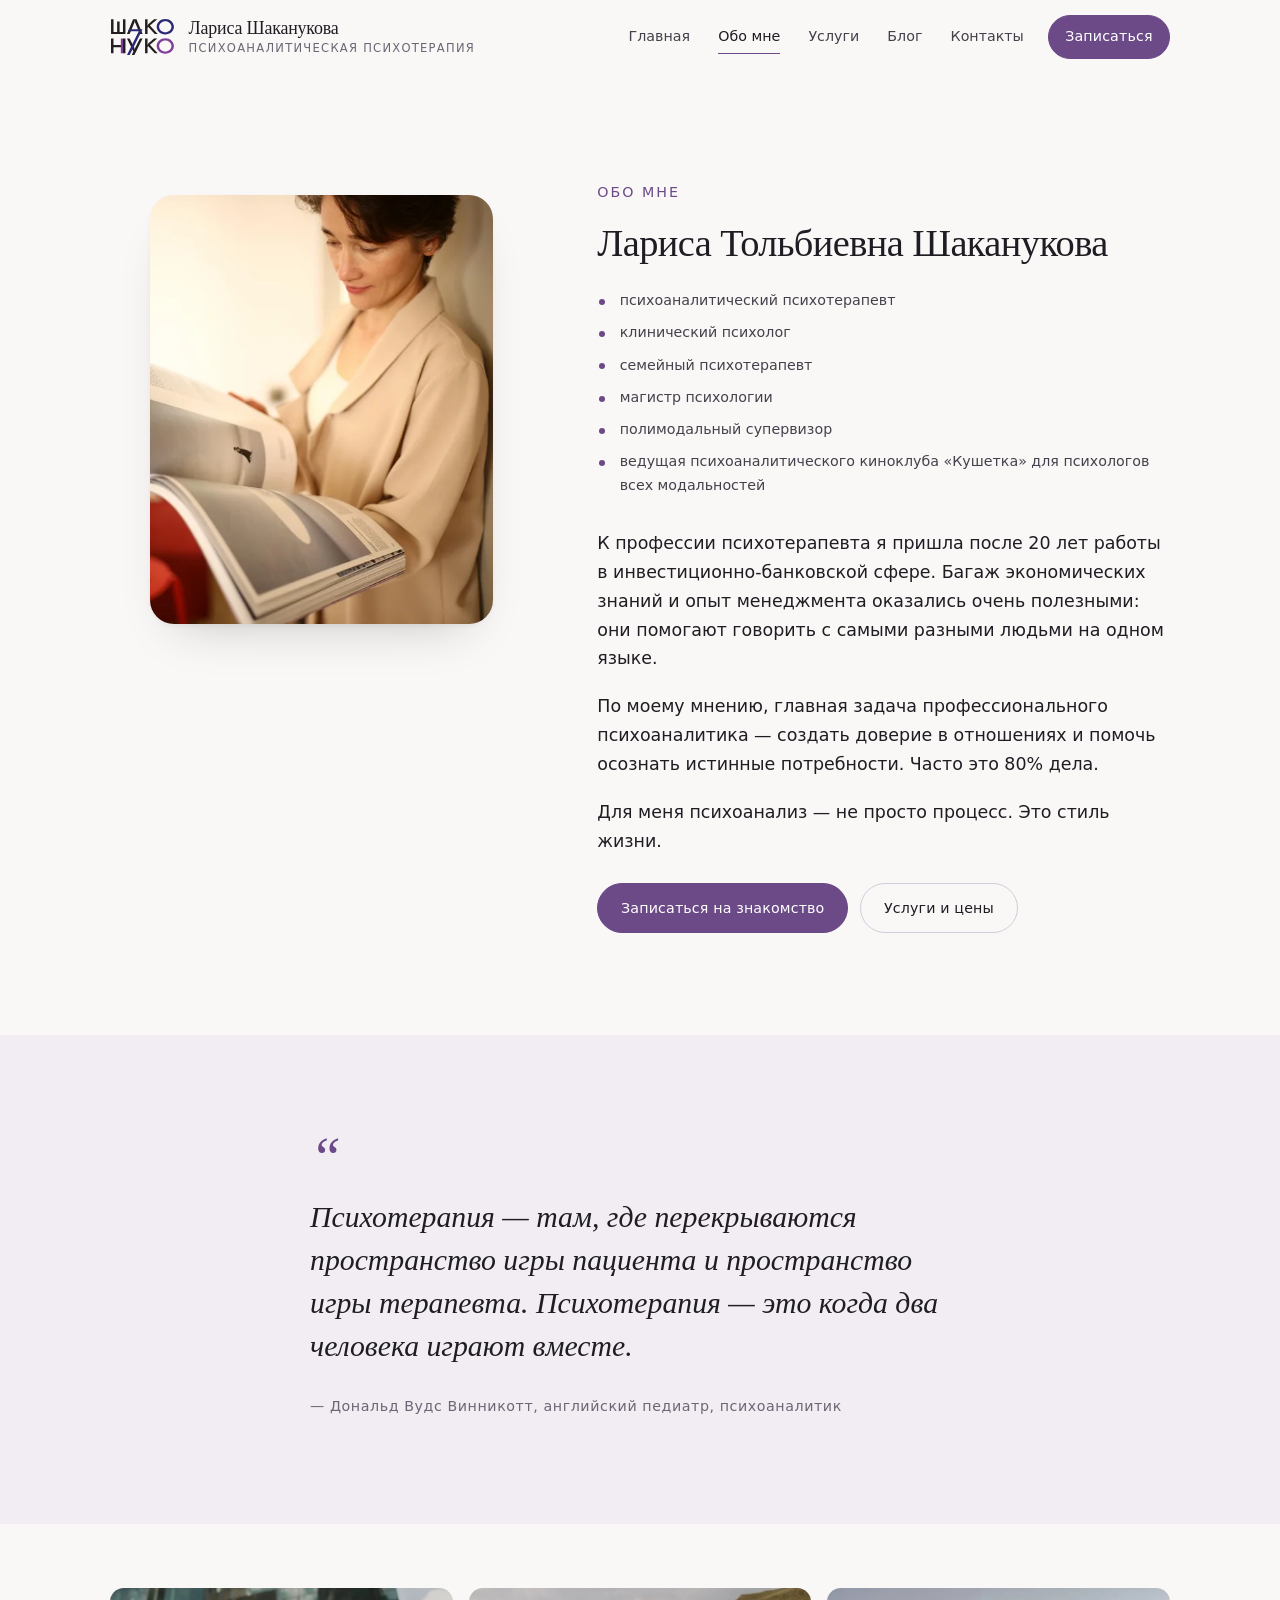
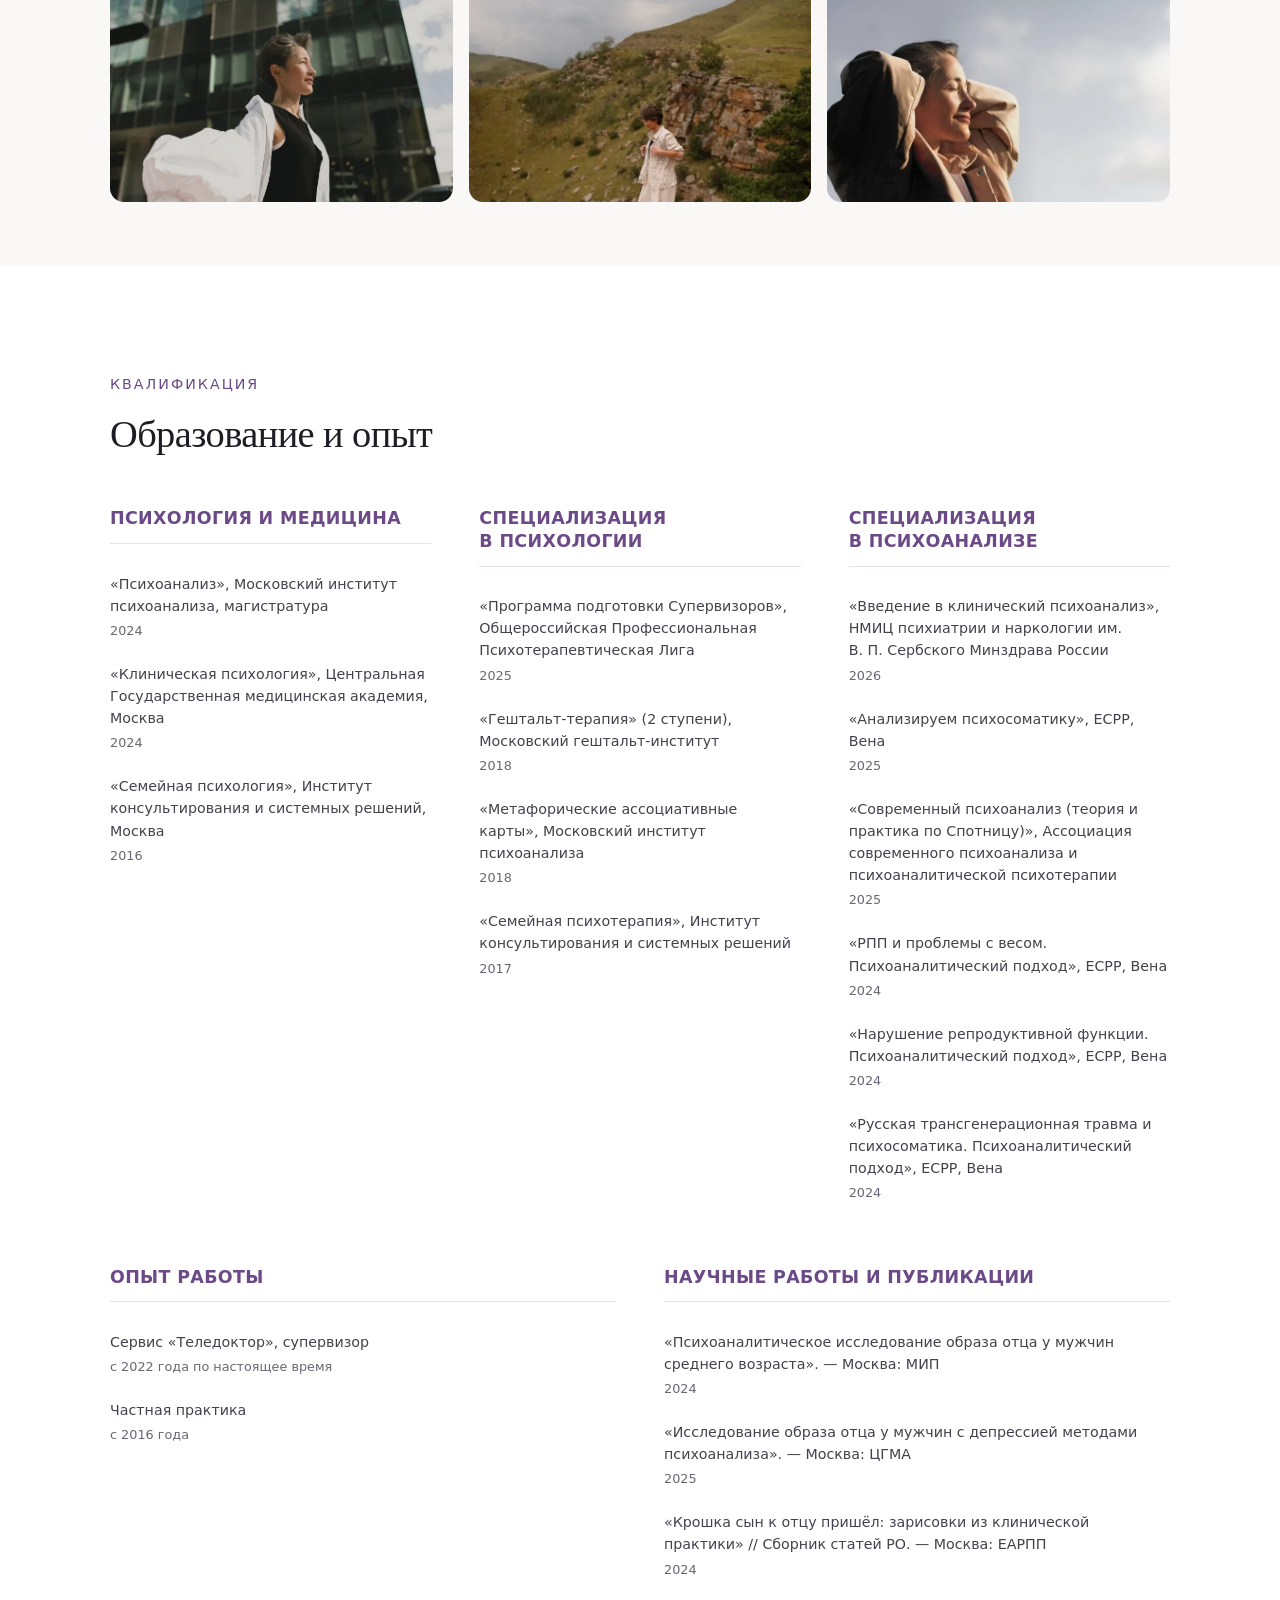
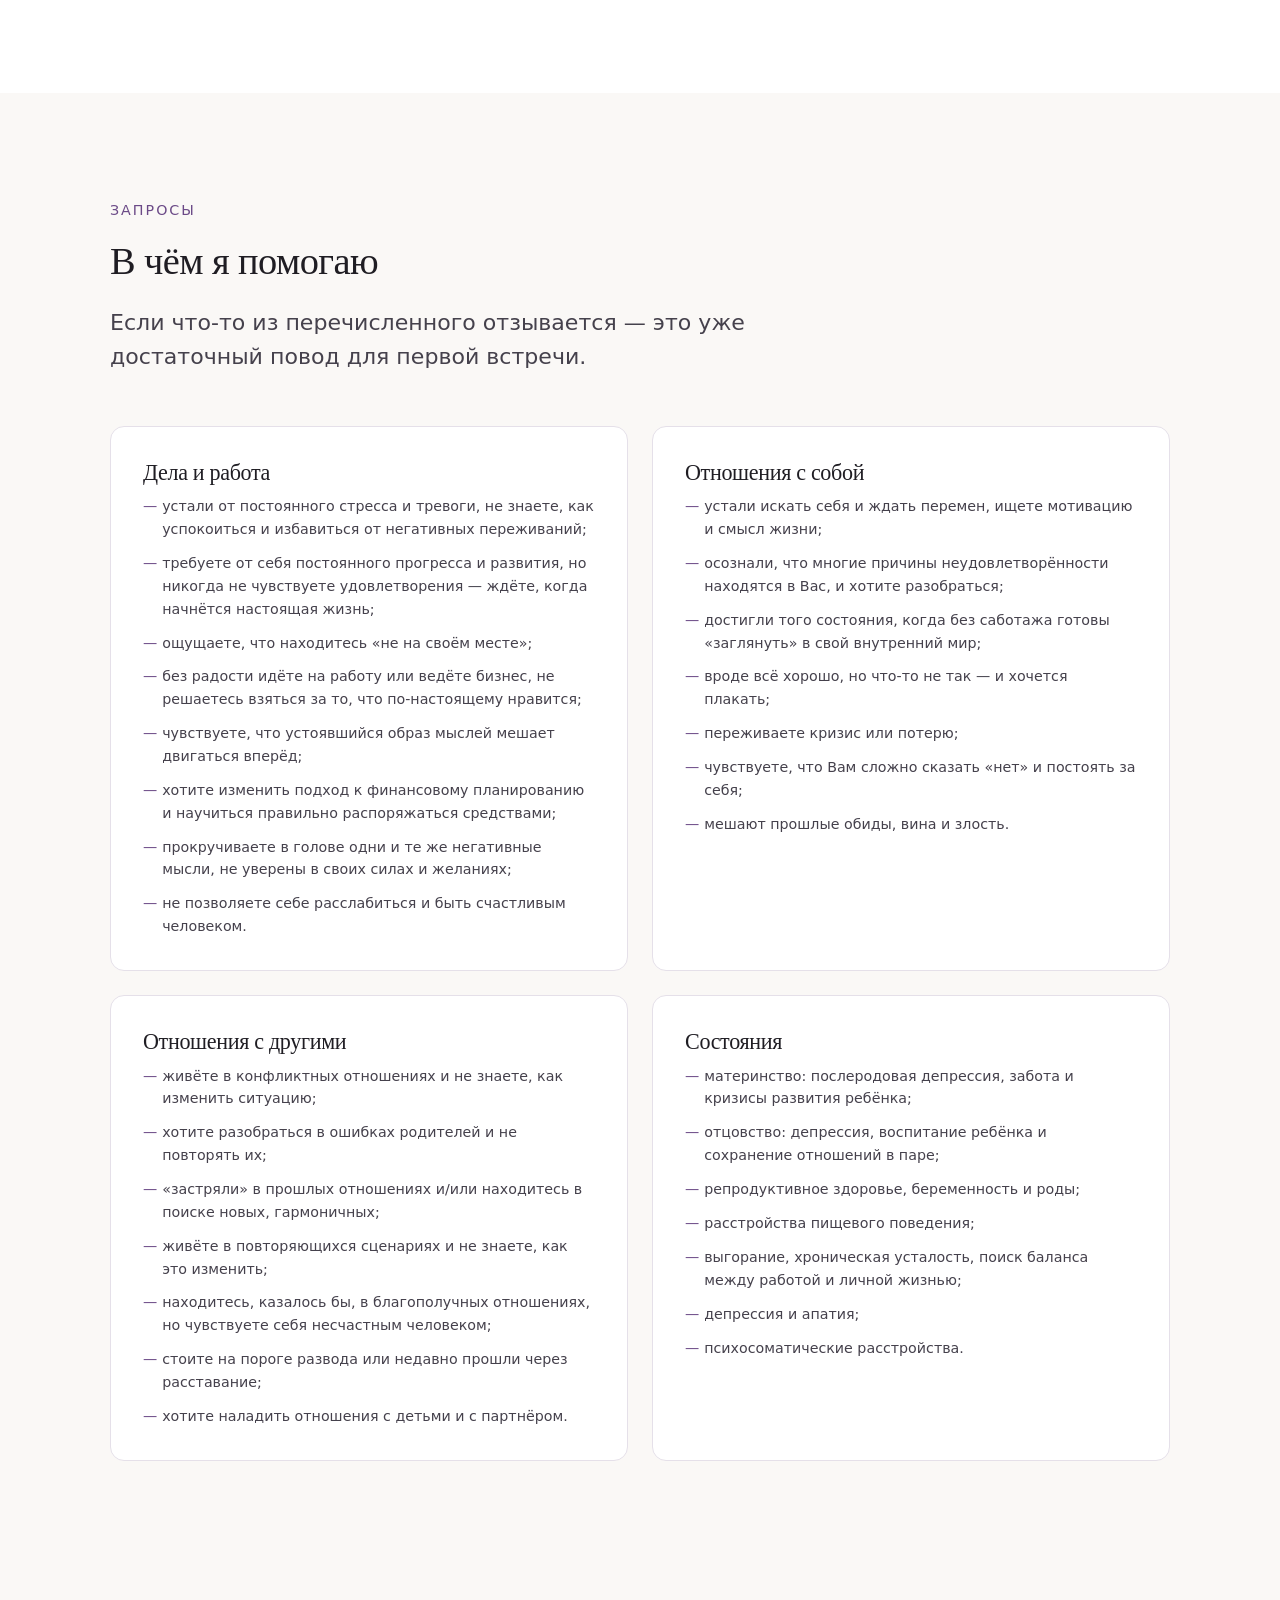
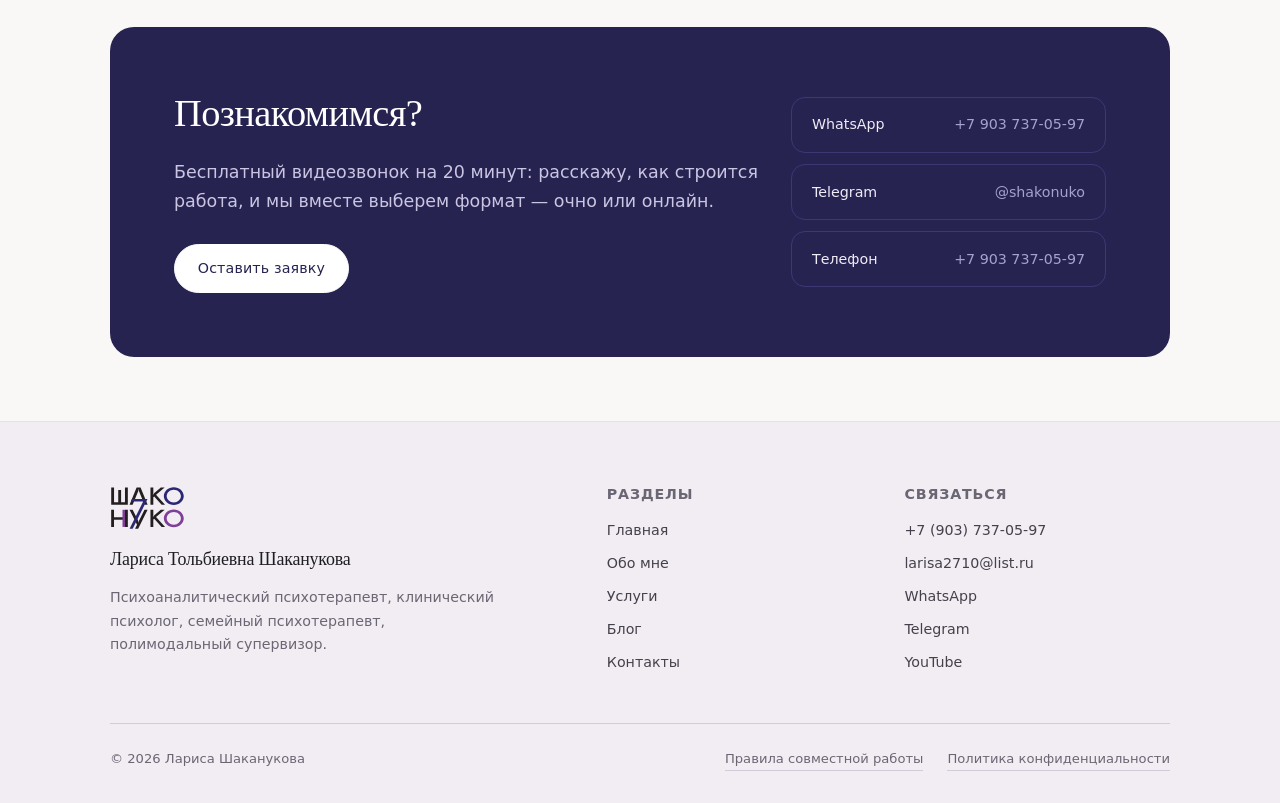
<file: about.html>
<!doctype html>
<html lang="ru">
<head>
<meta charset="utf-8">
<meta name="viewport" content="width=device-width, initial-scale=1">
<title>Обо мне — Лариса Шаканукова, психоаналитический психотерапевт</title>
<meta name="description" content="Лариса Тольбиевна Шаканукова: образование, специализации в психоанализе, опыт частной практики с 2016 года, научные публикации и запросы, с которыми я работаю.">
<link rel="canonical" href="https://shakonuko.com/about.html">
<meta name="robots" content="index, follow, max-image-preview:large, max-snippet:-1">
<meta name="author" content="Шаканукова Лариса Тольбиевна">
<meta property="og:type" content="profile">
<meta property="og:url" content="https://shakonuko.com/about.html">
<meta property="og:site_name" content="Шаканукова Лариса Тольбиевна">
<meta property="og:title" content="Обо мне — Лариса Шаканукова, психоаналитический психотерапевт">
<meta property="og:description" content="Лариса Тольбиевна Шаканукова: образование, специализации в психоанализе, опыт частной практики с 2016 года, научные публикации и запросы, с которыми я работаю.">
<meta property="og:image" content="https://shakonuko.com/assets/img/og-image.jpg">
<meta property="og:image:width" content="1200">
<meta property="og:image:height" content="630">
<meta property="og:image:alt" content="Шаканукова Лариса Тольбиевна — психоаналитическая психотерапия">
<meta property="og:locale" content="ru_RU">
<meta name="twitter:card" content="summary_large_image">
<meta name="twitter:title" content="Обо мне — Лариса Шаканукова, психоаналитический психотерапевт">
<meta name="twitter:description" content="Лариса Тольбиевна Шаканукова: образование, специализации в психоанализе, опыт частной практики с 2016 года, научные публикации и запросы, с которыми я работаю.">
<meta name="twitter:image" content="https://shakonuko.com/assets/img/og-image.jpg">
<!-- build:head -->
<meta name="theme-color" content="#FAF8F6">
<link rel="icon" href="assets/img/logo.svg" type="image/svg+xml">
<link rel="apple-touch-icon" href="assets/img/apple-touch-icon.png">
<link rel="stylesheet" href="assets/css/style.css">
<script>document.documentElement.classList.add("js")</script>
<!-- /build:head -->
</head>
<body>
<!-- build:header -->
<a class="skip-link" href="#main">Перейти к содержимому</a>

<header class="header">
  <div class="container header__inner">
    <a class="brand" href="./" aria-label="Шаканукова Лариса Тольбиевна — на главную">
      <img class="brand__logo" src="assets/img/logo.svg" alt="" width="65" height="38">
      <span class="brand__text">
        <span class="brand__name">Лариса Шаканукова</span>
        <span class="brand__role">Психоаналитическая психотерапия</span>
      </span>
    </a>
    <button class="nav-toggle" type="button" aria-expanded="false" aria-controls="site-nav">
      <span class="visually-hidden">Меню</span>
      <span class="nav-toggle__box" aria-hidden="true"><span></span><span></span></span>
    </button>
    <nav class="nav" id="site-nav" aria-label="Основная навигация">
      <p class="nav__head">Меню</p>
      <a class="nav__link" href="./">Главная</a>
      <a class="nav__link" href="about.html" aria-current="page">Обо мне</a>
      <a class="nav__link" href="services.html">Услуги</a>
      <a class="nav__link" href="blog/">Блог</a>
      <a class="nav__link" href="contacts.html">Контакты</a>
      <a class="btn btn--sm" href="contacts.html">Записаться</a>
    </nav>
    <a class="btn btn--sm btn--header" href="contacts.html">Записаться</a>
  </div>
</header>
<div class="nav-backdrop" hidden></div>
<!-- /build:header -->


<main id="main">

  <section class="section">
    <div class="container profile__grid">
      <figure class="profile__figure reveal">
        <picture>
          <source srcset="assets/img/portrait-about.webp" type="image/webp">
          <img src="assets/img/portrait-about.png" alt="Лариса Тольбиевна Шаканукова" width="508" height="762" fetchpriority="high" decoding="async">
        </picture>
      </figure>
      <div class="reveal">
        <p class="eyebrow">Обо мне</p>
        <h1 class="page-title">Лариса Тольбиевна Шаканукова</h1>
        <ul class="credentials">
          <li>психоаналитический психотерапевт</li>
          <li>клинический психолог</li>
          <li>семейный психотерапевт</li>
          <li>магистр психологии</li>
          <li>полимодальный супервизор</li>
          <li>ведущая психоаналитического киноклуба «Кушетка» для психологов всех модальностей</li>
        </ul>
        <p>К профессии психотерапевта я пришла после 20 лет работы в инвестиционно-банковской сфере. Багаж экономических знаний и опыт менеджмента оказались очень полезными: они помогают говорить с самыми разными людьми на одном языке.</p>
        <p>По моему мнению, главная задача профессионального психоаналитика — создать доверие в отношениях и помочь осознать истинные потребности. Часто это 80% дела.</p>
        <p>Для меня психоанализ — не просто процесс. Это стиль жизни.</p>
        <div class="btn-row btn-row--spaced">
          <a class="btn" href="contacts.html">Записаться на знакомство</a>
          <a class="btn btn--ghost" href="services.html">Услуги и цены</a>
        </div>
      </div>
    </div>
  </section>

  <section class="quote section--tint">
    <div class="container container--narrow">
      <figure class="reveal">
        <blockquote>Психотерапия — там, где перекрываются пространство игры пациента и пространство игры терапевта. Психотерапия — это когда два человека играют вместе.</blockquote>
        <figcaption>Дональд Вудс Винникотт, английский педиатр, психоаналитик</figcaption>
      </figure>
    </div>
  </section>

  <section class="section section--tight">
    <div class="container">
      <div class="gallery reveal">
        <img src="assets/img/photo-1.webp" alt="Лариса Шаканукова на фоне стеклянных фасадов делового центра" width="805" height="452" loading="lazy" decoding="async">
        <img src="assets/img/photo-2.webp" alt="Лариса Шаканукова в горах" width="800" height="452" loading="lazy" decoding="async">
        <img src="assets/img/photo-3.webp" alt="Лариса Шаканукова, портрет на фоне неба" width="805" height="452" loading="lazy" decoding="async">
      </div>
    </div>
  </section>

  <section class="section section--surface">
    <div class="container">
      <div class="section-head reveal">
        <p class="eyebrow">Квалификация</p>
        <h2>Образование и опыт</h2>
      </div>
      <div class="cv reveal">
        <div class="cv__group">
          <h3>Психология и медицина</h3>
          <div class="cv__item">
            <p>«Психоанализ», Московский институт психоанализа, магистратура<span class="year">2024</span></p>
          </div>
          <div class="cv__item">
            <p>«Клиническая психология», Центральная Государственная медицинская академия, Москва<span class="year">2024</span></p>
          </div>
          <div class="cv__item">
            <p>«Семейная психология», Институт консультирования и системных решений, Москва<span class="year">2016</span></p>
          </div>
        </div>
        <div class="cv__group">
          <h3>Специализация в психологии</h3>
          <div class="cv__item">
            <p>«Программа подготовки Супервизоров», Общероссийская Профессиональная Психотерапевтическая Лига<span class="year">2025</span></p>
          </div>
          <div class="cv__item">
            <p>«Гештальт-терапия» (2 ступени), Московский гештальт-институт<span class="year">2018</span></p>
          </div>
          <div class="cv__item">
            <p>«Метафорические ассоциативные карты», Московский институт психоанализа<span class="year">2018</span></p>
          </div>
          <div class="cv__item">
            <p>«Семейная психотерапия», Институт консультирования и системных решений<span class="year">2017</span></p>
          </div>
        </div>
        <div class="cv__group">
          <h3>Специализация в психоанализе</h3>
          <div class="cv__item">
            <p>«Введение в клинический психоанализ», НМИЦ психиатрии и наркологии им. В.&nbsp;П.&nbsp;Сербского Минздрава России<span class="year">2026</span></p>
          </div>
          <div class="cv__item">
            <p>«Анализируем психосоматику», ECPP, Вена<span class="year">2025</span></p>
          </div>
          <div class="cv__item">
            <p>«Современный психоанализ (теория и практика по Спотницу)», Ассоциация современного психоанализа и психоаналитической психотерапии<span class="year">2025</span></p>
          </div>
          <div class="cv__item">
            <p>«РПП и проблемы с весом. Психоаналитический подход», ECPP, Вена<span class="year">2024</span></p>
          </div>
          <div class="cv__item">
            <p>«Нарушение репродуктивной функции. Психоаналитический подход», ECPP, Вена<span class="year">2024</span></p>
          </div>
          <div class="cv__item">
            <p>«Русская трансгенерационная травма и психосоматика. Психоаналитический подход», ECPP, Вена<span class="year">2024</span></p>
          </div>
        </div>
      </div>

      <div class="cv reveal">
        <div class="cv__group">
          <h3>Опыт работы</h3>
          <div class="cv__item"><p>Сервис «Теледоктор», супервизор<span class="year">с 2022 года по настоящее время</span></p></div>
          <div class="cv__item"><p>Частная практика<span class="year">с 2016 года</span></p></div>
        </div>
        <div class="cv__group">
          <h3>Научные работы и публикации</h3>
          <div class="cv__item"><p>«Психоаналитическое исследование образа отца у мужчин среднего возраста». — Москва: МИП<span class="year">2024</span></p></div>
          <div class="cv__item"><p>«Исследование образа отца у мужчин с депрессией методами психоанализа». — Москва: ЦГМА<span class="year">2025</span></p></div>
          <div class="cv__item"><p>«Крошка сын к отцу пришёл: зарисовки из клинической практики» // Сборник статей РО. — Москва: ЕАРПП<span class="year">2024</span></p></div>
        </div>
      </div>
    </div>
  </section>

  <section class="section">
    <div class="container">
      <div class="section-head reveal">
        <p class="eyebrow">Запросы</p>
        <h2>В чём я помогаю</h2>
        <p class="lede">Если что-то из перечисленного отзывается — это уже достаточный повод для первой встречи.</p>
      </div>
      <div class="grid grid--2 reveal">
        <article class="card">
          <h3>Дела и работа</h3>
          <ul class="dashlist">
            <li>устали от постоянного стресса и тревоги, не знаете, как успокоиться и избавиться от негативных переживаний;</li>
            <li>требуете от себя постоянного прогресса и развития, но никогда не чувствуете удовлетворения — ждёте, когда начнётся настоящая жизнь;</li>
            <li>ощущаете, что находитесь «не на своём месте»;</li>
            <li>без радости идёте на работу или ведёте бизнес, не решаетесь взяться за то, что по-настоящему нравится;</li>
            <li>чувствуете, что устоявшийся образ мыслей мешает двигаться вперёд;</li>
            <li>хотите изменить подход к финансовому планированию и научиться правильно распоряжаться средствами;</li>
            <li>прокручиваете в голове одни и те же негативные мысли, не уверены в своих силах и желаниях;</li>
            <li>не позволяете себе расслабиться и быть счастливым человеком.</li>
          </ul>
        </article>
        <article class="card">
          <h3>Отношения с собой</h3>
          <ul class="dashlist">
            <li>устали искать себя и ждать перемен, ищете мотивацию и смысл жизни;</li>
            <li>осознали, что многие причины неудовлетворённости находятся в Вас, и хотите разобраться;</li>
            <li>достигли того состояния, когда без саботажа готовы «заглянуть» в свой внутренний мир;</li>
            <li>вроде всё хорошо, но что-то не так — и хочется плакать;</li>
            <li>переживаете кризис или потерю;</li>
            <li>чувствуете, что Вам сложно сказать «нет» и постоять за себя;</li>
            <li>мешают прошлые обиды, вина и злость.</li>
          </ul>
        </article>
        <article class="card">
          <h3>Отношения с другими</h3>
          <ul class="dashlist">
            <li>живёте в конфликтных отношениях и не знаете, как изменить ситуацию;</li>
            <li>хотите разобраться в ошибках родителей и не повторять их;</li>
            <li>«застряли» в прошлых отношениях и/или находитесь в поиске новых, гармоничных;</li>
            <li>живёте в повторяющихся сценариях и не знаете, как это изменить;</li>
            <li>находитесь, казалось бы, в благополучных отношениях, но чувствуете себя несчастным человеком;</li>
            <li>стоите на пороге развода или недавно прошли через расставание;</li>
            <li>хотите наладить отношения с детьми и с партнёром.</li>
          </ul>
        </article>
        <article class="card">
          <h3>Состояния</h3>
          <ul class="dashlist">
            <li>материнство: послеродовая депрессия, забота и кризисы развития ребёнка;</li>
            <li>отцовство: депрессия, воспитание ребёнка и сохранение отношений в паре;</li>
            <li>репродуктивное здоровье, беременность и роды;</li>
            <li>расстройства пищевого поведения;</li>
            <li>выгорание, хроническая усталость, поиск баланса между работой и личной жизнью;</li>
            <li>депрессия и апатия;</li>
            <li>психосоматические расстройства.</li>
          </ul>
        </article>
      </div>
    </div>
  </section>

  <section class="section section--tight">
    <div class="container">
      <div class="cta reveal">
        <div class="cta__grid">
          <div>
            <h2>Познакомимся?</h2>
            <p>Бесплатный видеозвонок на 20 минут: расскажу, как строится работа, и мы вместе выберем формат — очно или онлайн.</p>
            <div class="btn-row btn-row--spaced">
              <a class="btn btn--light" href="contacts.html">Оставить заявку</a>
            </div>
          </div>
          <div class="cta__links">
            <a class="cta__link" href="https://wa.me/79037370597"><span>WhatsApp</span><span>+7 903 737-05-97</span></a>
            <a class="cta__link" href="https://t.me/shakonuko"><span>Telegram</span><span>@shakonuko</span></a>
            <a class="cta__link" href="tel:+79037370597"><span>Телефон</span><span>+7 903 737-05-97</span></a>
          </div>
        </div>
      </div>
    </div>
  </section>

</main>

<!-- build:footer -->
<footer class="footer">
  <div class="container">
    <div class="footer__grid">
      <div class="footer__brand">
        <img class="footer__logo" src="assets/img/logo.svg" alt="" width="82" height="48" loading="lazy" decoding="async">
        <span class="brand__name">Лариса Тольбиевна Шаканукова</span>
        <p>Психоаналитический психотерапевт, клинический психолог, семейный психотерапевт, полимодальный супервизор.</p>
      </div>
      <div>
        <h4>Разделы</h4>
        <div class="footer__links">
          <a href="./">Главная</a>
          <a href="about.html">Обо мне</a>
          <a href="services.html">Услуги</a>
          <a href="blog/">Блог</a>
          <a href="contacts.html">Контакты</a>
        </div>
      </div>
      <div>
        <h4>Связаться</h4>
        <div class="footer__links">
          <a href="tel:+79037370597">+7 (903) 737-05-97</a>
          <a href="mailto:larisa2710@list.ru">larisa2710@list.ru</a>
          <a href="https://wa.me/79037370597">WhatsApp</a>
          <a href="https://t.me/shakonuko">Telegram</a>
          <a href="https://www.youtube.com/channel/UCW1QNT4Y2Eg1XWxVhWE3bKg/featured">YouTube</a>
        </div>
      </div>
    </div>
    <div class="footer__bottom">
      <span>© <span data-year>2025</span> Лариса Шаканукова</span>
      <span class="footer__legal"><a href="services.html#rules">Правила совместной работы</a><a href="privacy.html">Политика конфиденциальности</a></span>
    </div>
  </div>
</footer>

<div class="mobile-bar" role="group" aria-label="Быстрые действия">
  <a class="mobile-bar__link" href="https://wa.me/79037370597" aria-label="Написать в WhatsApp">
    <svg viewBox="0 0 24 24" aria-hidden="true" focusable="false"><path fill="currentColor" d="M12.04 2c-5.46 0-9.91 4.45-9.91 9.91 0 1.75.46 3.45 1.32 4.95L2 22l5.25-1.38a9.9 9.9 0 0 0 4.79 1.22h.01c5.46 0 9.91-4.45 9.91-9.91 0-2.65-1.03-5.14-2.9-7.01A9.82 9.82 0 0 0 12.04 2Zm0 18.15h-.01a8.2 8.2 0 0 1-4.19-1.15l-.3-.18-3.12.82.83-3.04-.2-.31a8.2 8.2 0 0 1-1.26-4.38c0-4.54 3.7-8.23 8.25-8.23 2.2 0 4.27.86 5.83 2.41a8.18 8.18 0 0 1 2.41 5.83c0 4.54-3.7 8.23-8.24 8.23Zm4.52-6.16c-.25-.12-1.47-.72-1.69-.81-.23-.08-.39-.12-.56.13-.17.24-.64.8-.79.97-.14.16-.29.19-.54.06-.25-.12-1.05-.39-1.99-1.23-.74-.66-1.23-1.47-1.38-1.72-.14-.25-.01-.38.11-.5.11-.11.25-.29.37-.43.12-.15.16-.25.25-.41.08-.17.04-.31-.02-.43-.06-.12-.56-1.34-.76-1.84-.2-.48-.4-.42-.56-.43h-.47c-.17 0-.43.06-.66.31-.23.25-.86.85-.86 2.07 0 1.22.89 2.4 1.01 2.56.12.17 1.75 2.67 4.23 3.74.59.26 1.05.41 1.41.52.59.19 1.13.16 1.56.1.47-.07 1.47-.6 1.67-1.18.21-.58.21-1.07.15-1.18-.06-.11-.22-.17-.47-.29Z"/></svg>
    <span>WhatsApp</span>
  </a>
  <a class="mobile-bar__link" href="https://t.me/shakonuko" aria-label="Написать в Telegram">
    <svg viewBox="0 0 24 24" aria-hidden="true" focusable="false"><path fill="currentColor" d="M21.94 4.6 18.9 19.1c-.23 1.02-.84 1.27-1.7.79l-4.7-3.47-2.27 2.19c-.25.25-.46.46-.94.46l.34-4.8 8.72-7.88c.38-.34-.08-.53-.59-.19L6.98 13.1l-4.64-1.45c-1.01-.32-1.03-1.01.21-1.5l18.15-7c.84-.31 1.58.19 1.24 1.45Z"/></svg>
    <span>Telegram</span>
  </a>
  <a class="mobile-bar__link mobile-bar__link--primary" href="contacts.html"><span>Записаться</span></a>
</div>
<!-- /build:footer -->

<script type="application/ld+json">
{
 "@context": "https://schema.org",
 "@graph": [
  {
   "@type": "Person",
   "@id": "https://shakonuko.com/#person",
   "name": "Шаканукова Лариса Тольбиевна",
   "alternateName": "Лариса Шаканукова",
   "jobTitle": "Психоаналитический психотерапевт",
   "description": "Психоаналитический психотерапевт, клинический психолог, семейный психотерапевт, магистр психологии, полимодальный супервизор.",
   "url": "https://shakonuko.com/",
   "image": "https://shakonuko.com/assets/img/portrait-main.png",
   "telephone": "+7-903-737-05-97",
   "email": "larisa2710@list.ru",
   "knowsLanguage": "ru",
   "knowsAbout": [
    "психоанализ",
    "психоаналитическая психотерапия",
    "клиническая психология",
    "семейная психотерапия",
    "супервизия",
    "психосоматика",
    "репродуктивная психология",
    "расстройства пищевого поведения",
    "депрессия",
    "выгорание"
   ],
   "alumniOf": [
    {
     "@type": "CollegeOrUniversity",
     "name": "Московский институт психоанализа"
    },
    {
     "@type": "CollegeOrUniversity",
     "name": "Центральная государственная медицинская академия"
    },
    {
     "@type": "EducationalOrganization",
     "name": "Институт консультирования и системных решений"
    }
   ],
   "hasCredential": [
    {
     "@type": "EducationalOccupationalCredential",
     "credentialCategory": "Магистратура",
     "name": "Психоанализ, Московский институт психоанализа, 2024"
    },
    {
     "@type": "EducationalOccupationalCredential",
     "credentialCategory": "Профессиональная переподготовка",
     "name": "Клиническая психология, ЦГМА, 2024"
    },
    {
     "@type": "EducationalOccupationalCredential",
     "credentialCategory": "Программа подготовки супервизоров",
     "name": "ОППЛ, 2025"
    }
   ],
   "sameAs": [
    "https://t.me/shakonuko",
    "https://wa.me/79037370597",
    "https://www.youtube.com/channel/UCW1QNT4Y2Eg1XWxVhWE3bKg/featured"
   ]
  },
  {
   "@type": "ProfessionalService",
   "@id": "https://shakonuko.com/#practice",
   "name": "Шаканукова Лариса Тольбиевна — психоаналитическая психотерапия",
   "url": "https://shakonuko.com/",
   "image": "https://shakonuko.com/assets/img/og-image.jpg",
   "logo": "https://shakonuko.com/assets/img/logo.svg",
   "telephone": "+7-903-737-05-97",
   "email": "larisa2710@list.ru",
   "priceRange": "1500–6000 ₽",
   "currenciesAccepted": "RUB",
   "paymentAccepted": "Банковский перевод, наличные",
   "areaServed": [
    {
     "@type": "City",
     "name": "Москва"
    },
    {
     "@type": "Country",
     "name": "Россия"
    }
   ],
   "availableLanguage": {
    "@type": "Language",
    "name": "Русский",
    "alternateName": "ru"
   },
   "founder": {
    "@id": "https://shakonuko.com/#person"
   },
   "employee": {
    "@id": "https://shakonuko.com/#person"
   },
   "knowsAbout": [
    "психоанализ",
    "психоаналитическая психотерапия",
    "клиническая психология",
    "семейная психотерапия",
    "супервизия",
    "психосоматика",
    "репродуктивная психология",
    "расстройства пищевого поведения",
    "депрессия",
    "выгорание"
   ],
   "sameAs": [
    "https://t.me/shakonuko",
    "https://wa.me/79037370597",
    "https://www.youtube.com/channel/UCW1QNT4Y2Eg1XWxVhWE3bKg/featured"
   ],
   "contactPoint": {
    "@type": "ContactPoint",
    "contactType": "Запись на консультацию",
    "telephone": "+7-903-737-05-97",
    "email": "larisa2710@list.ru",
    "availableLanguage": "ru"
   },
   "hasOfferCatalog": {
    "@type": "OfferCatalog",
    "name": "Услуги",
    "itemListElement": [
     {
      "@type": "Offer",
      "name": "Первичная консультация-знакомство",
      "price": "0",
      "priceCurrency": "RUB",
      "description": "Знакомство по видеосвязи, 20 минут",
      "itemOffered": {
       "@type": "Service",
       "name": "Первичная консультация-знакомство",
       "serviceType": "Психологическая консультация"
      }
     },
     {
      "@type": "Offer",
      "name": "Разовая консультация и нерегулярные встречи",
      "price": "6000",
      "priceCurrency": "RUB",
      "description": "Реже 1 раза в неделю, 50 минут",
      "itemOffered": {
       "@type": "Service",
       "name": "Разовая консультация",
       "serviceType": "Психотерапия"
      }
     },
     {
      "@type": "Offer",
      "name": "Длительные консультации",
      "price": "5000",
      "priceCurrency": "RUB",
      "description": "До 1 года, 1 раз в неделю и чаще, 50 минут",
      "itemOffered": {
       "@type": "Service",
       "name": "Длительные консультации",
       "serviceType": "Психотерапия"
      }
     },
     {
      "@type": "Offer",
      "name": "Длительная психотерапия или психоанализ",
      "price": "5000",
      "priceCurrency": "RUB",
      "description": "От 1 года, 1 раз в неделю и чаще, 50 минут",
      "itemOffered": {
       "@type": "Service",
       "name": "Психоанализ",
       "serviceType": "Психоанализ"
      }
     },
     {
      "@type": "Offer",
      "name": "Подготовка к родительству",
      "price": "5000",
      "priceCurrency": "RUB",
      "description": "Беременность, роды, ЭКО, усыновление; 1 раз в неделю, 50 минут",
      "itemOffered": {
       "@type": "Service",
       "name": "Подготовка к родительству",
       "serviceType": "Перинатальная психология"
      }
     },
     {
      "@type": "Offer",
      "name": "Индивидуальные супервизии",
      "price": "2500",
      "priceCurrency": "RUB",
      "description": "Полимодальная супервизия онлайн, 50 минут",
      "itemOffered": {
       "@type": "Service",
       "name": "Индивидуальная супервизия",
       "serviceType": "Супервизия"
      }
     },
     {
      "@type": "Offer",
      "name": "Длительная групповая терапия",
      "price": "1500",
      "priceCurrency": "RUB",
      "description": "От 2 лет, 1 раз в неделю, 90 минут",
      "itemOffered": {
       "@type": "Service",
       "name": "Групповая терапия",
       "serviceType": "Групповая психотерапия"
      }
     },
     {
      "@type": "Offer",
      "name": "Супервизионная группа",
      "price": "2000",
      "priceCurrency": "RUB",
      "description": "От 2 лет, 1 раз в 2 недели, 90 минут",
      "itemOffered": {
       "@type": "Service",
       "name": "Супервизионная группа",
       "serviceType": "Супервизия"
      }
     }
    ]
   }
  },
  {
   "@type": "AboutPage",
   "@id": "https://shakonuko.com/about.html#page",
   "url": "https://shakonuko.com/about.html",
   "name": "Обо мне",
   "mainEntity": {
    "@id": "https://shakonuko.com/#person"
   },
   "inLanguage": "ru-RU"
  },
  {
   "@type": "BreadcrumbList",
   "itemListElement": [
    {
     "@type": "ListItem",
     "position": 1,
     "name": "Главная",
     "item": "https://shakonuko.com/"
    },
    {
     "@type": "ListItem",
     "position": 2,
     "name": "Обо мне",
     "item": "https://shakonuko.com/about.html"
    }
   ]
  }
 ]
}
</script>
<script src="assets/js/main.js" defer></script>
</body>
</html>
</file>
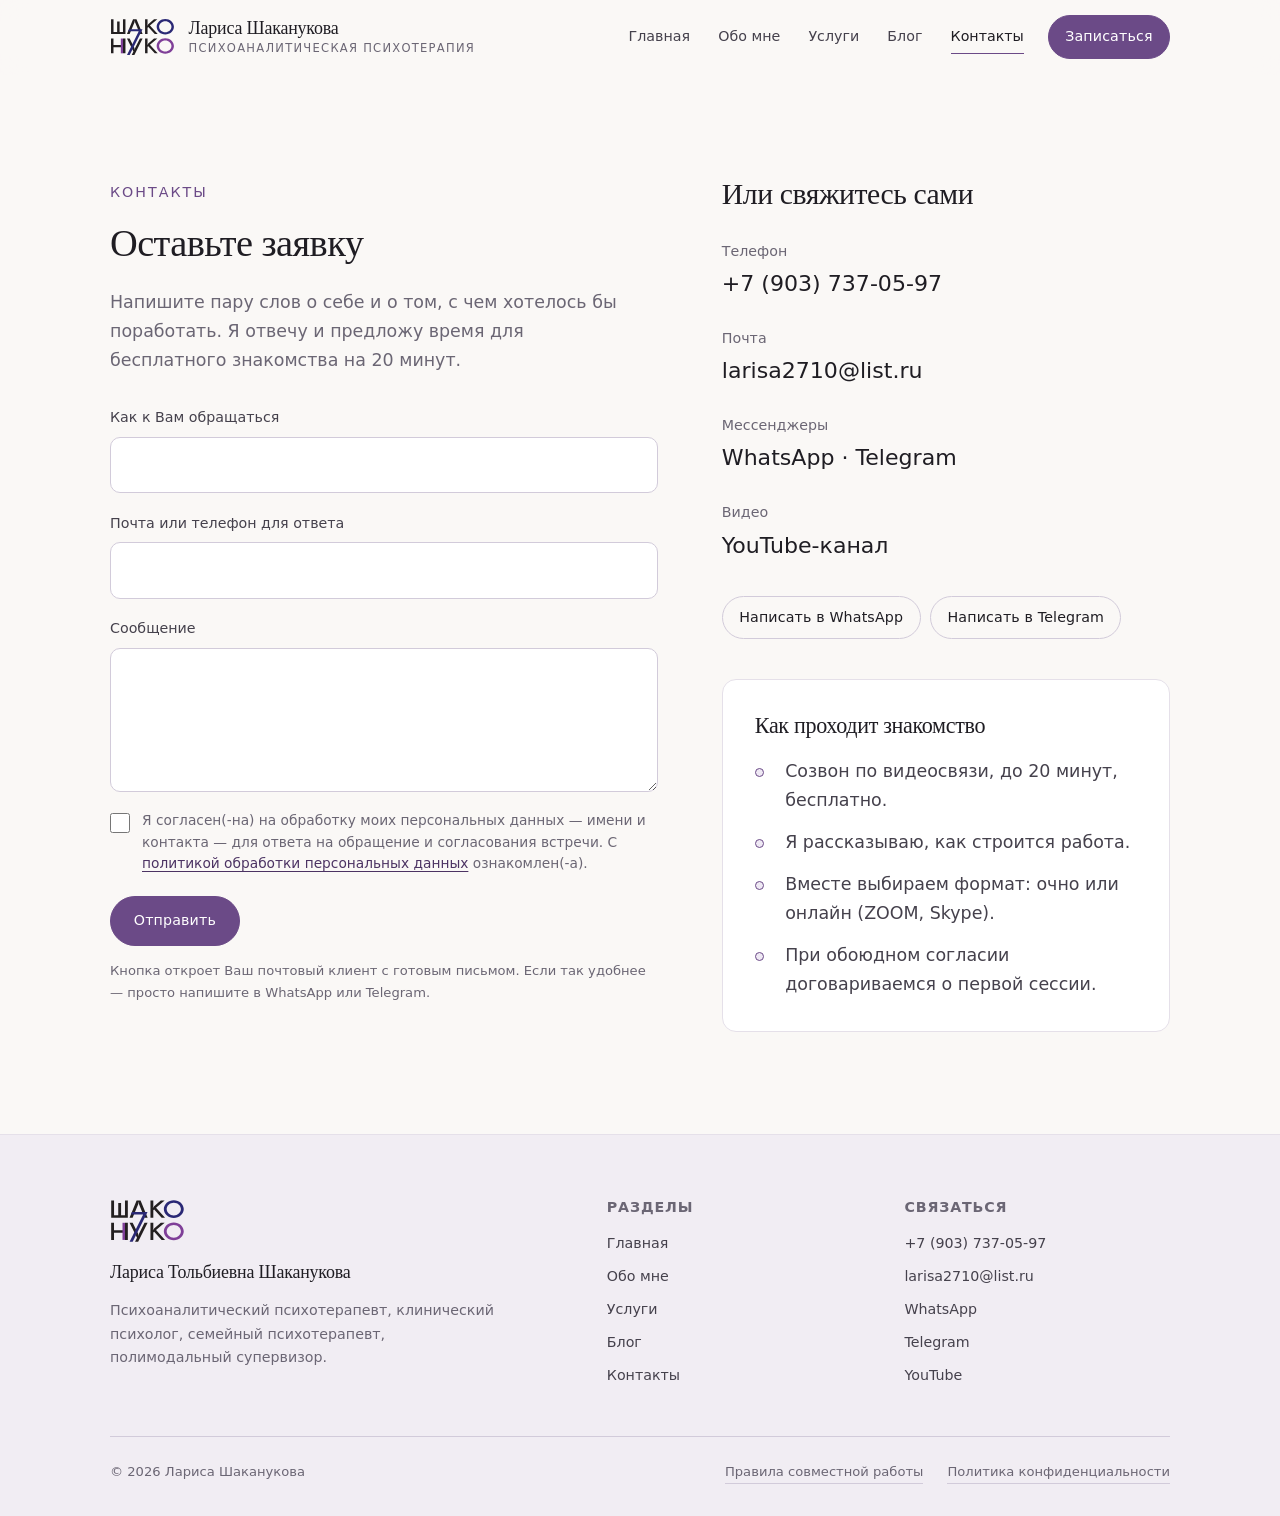
<file: contacts.html>
<!doctype html>
<html lang="ru">
<head>
<meta charset="utf-8">
<meta name="viewport" content="width=device-width, initial-scale=1">
<title>Контакты — записаться к психоаналитическому психотерапевту</title>
<meta name="description" content="Записаться на бесплатную встречу-знакомство: телефон +7 (903) 737-05-97, почта larisa2710@list.ru, WhatsApp и Telegram.">
<link rel="canonical" href="https://shakonuko.com/contacts.html">
<meta name="robots" content="index, follow, max-image-preview:large, max-snippet:-1">
<meta name="author" content="Шаканукова Лариса Тольбиевна">
<meta property="og:type" content="website">
<meta property="og:url" content="https://shakonuko.com/contacts.html">
<meta property="og:site_name" content="Шаканукова Лариса Тольбиевна">
<meta property="og:title" content="Контакты — записаться к психоаналитическому психотерапевту">
<meta property="og:description" content="Записаться на бесплатную встречу-знакомство: телефон +7 (903) 737-05-97, почта larisa2710@list.ru, WhatsApp и Telegram.">
<meta property="og:image" content="https://shakonuko.com/assets/img/og-image.jpg">
<meta property="og:image:width" content="1200">
<meta property="og:image:height" content="630">
<meta property="og:image:alt" content="Шаканукова Лариса Тольбиевна — психоаналитическая психотерапия">
<meta property="og:locale" content="ru_RU">
<meta name="twitter:card" content="summary_large_image">
<meta name="twitter:title" content="Контакты — записаться к психоаналитическому психотерапевту">
<meta name="twitter:description" content="Записаться на бесплатную встречу-знакомство: телефон +7 (903) 737-05-97, почта larisa2710@list.ru, WhatsApp и Telegram.">
<meta name="twitter:image" content="https://shakonuko.com/assets/img/og-image.jpg">
<!-- build:head -->
<meta name="theme-color" content="#FAF8F6">
<link rel="icon" href="assets/img/logo.svg" type="image/svg+xml">
<link rel="apple-touch-icon" href="assets/img/apple-touch-icon.png">
<link rel="stylesheet" href="assets/css/style.css">
<script>document.documentElement.classList.add("js")</script>
<!-- /build:head -->
</head>
<body>
<!-- build:header -->
<a class="skip-link" href="#main">Перейти к содержимому</a>

<header class="header">
  <div class="container header__inner">
    <a class="brand" href="./" aria-label="Шаканукова Лариса Тольбиевна — на главную">
      <img class="brand__logo" src="assets/img/logo.svg" alt="" width="65" height="38">
      <span class="brand__text">
        <span class="brand__name">Лариса Шаканукова</span>
        <span class="brand__role">Психоаналитическая психотерапия</span>
      </span>
    </a>
    <button class="nav-toggle" type="button" aria-expanded="false" aria-controls="site-nav">
      <span class="visually-hidden">Меню</span>
      <span class="nav-toggle__box" aria-hidden="true"><span></span><span></span></span>
    </button>
    <nav class="nav" id="site-nav" aria-label="Основная навигация">
      <p class="nav__head">Меню</p>
      <a class="nav__link" href="./">Главная</a>
      <a class="nav__link" href="about.html">Обо мне</a>
      <a class="nav__link" href="services.html">Услуги</a>
      <a class="nav__link" href="blog/">Блог</a>
      <a class="nav__link" href="contacts.html" aria-current="page">Контакты</a>
      <a class="btn btn--sm" href="#form">Записаться</a>
    </nav>
    <a class="btn btn--sm btn--header" href="#form">Записаться</a>
  </div>
</header>
<div class="nav-backdrop" hidden></div>
<!-- /build:header -->


<main id="main">

  <section class="section">
    <div class="container contact__grid">

      <div class="reveal" id="form">
        <p class="eyebrow">Контакты</p>
        <h1 class="page-title">Оставьте заявку</h1>
        <p class="muted contact__intro">Напишите пару слов о себе и о том, с чем хотелось бы поработать. Я отвечу и предложу время для бесплатного знакомства на 20 минут.</p>

        <form class="contact__form" data-mailto="larisa2710@list.ru" data-min-seconds="4" novalidate>
          <div class="field">
            <label for="f-name">Как к Вам обращаться</label>
            <input id="f-name" name="name" type="text" autocomplete="name" required>
          </div>
          <div class="field">
            <label for="f-contact">Почта или телефон для ответа</label>
            <input id="f-contact" name="contact" type="text" autocomplete="email" required>
          </div>
          <div class="field">
            <label for="f-message">Сообщение</label>
            <textarea id="f-message" name="message" required></textarea>
          </div>
          <div class="field field--trap" aria-hidden="true">
            <label for="f-site">Не заполняйте это поле</label>
            <input id="f-site" name="website" type="text" tabindex="-1" autocomplete="off">
          </div>
          <div class="consent">
            <input id="f-consent" name="consent" type="checkbox" required>
            <label for="f-consent">Я согласен(-на) на обработку моих персональных данных — имени и контакта — для ответа на обращение и согласования встречи. С <a href="privacy.html">политикой обработки персональных данных</a> ознакомлен(-а).</label>
          </div>
          <button class="btn" type="submit">Отправить</button>
          <p class="form__note" data-form-status>Кнопка откроет Ваш почтовый клиент с готовым письмом. Если так удобнее — просто напишите в WhatsApp или Telegram.</p>
        </form>
      </div>

      <aside class="reveal">
        <h2 class="section-title">Или свяжитесь сами</h2>
        <dl class="contact-list">
          <div>
            <dt>Телефон</dt>
            <dd><a href="tel:+79037370597">+7 (903) 737-05-97</a></dd>
          </div>
          <div>
            <dt>Почта</dt>
            <dd><a href="mailto:larisa2710@list.ru">larisa2710@list.ru</a></dd>
          </div>
          <div>
            <dt>Мессенджеры</dt>
            <dd><a href="https://wa.me/79037370597">WhatsApp</a> · <a href="https://t.me/shakonuko">Telegram</a></dd>
          </div>
          <div>
            <dt>Видео</dt>
            <dd><a href="https://www.youtube.com/channel/UCW1QNT4Y2Eg1XWxVhWE3bKg/featured">YouTube-канал</a></dd>
          </div>
        </dl>

        <div class="channels">
          <a class="btn btn--ghost btn--sm" href="https://wa.me/79037370597">Написать в WhatsApp</a>
          <a class="btn btn--ghost btn--sm" href="https://t.me/shakonuko">Написать в Telegram</a>
        </div>

        <div class="card contact__steps">
          <h3>Как проходит знакомство</h3>
          <ul class="checklist">
            <li>Созвон по видеосвязи, до 20 минут, бесплатно.</li>
            <li>Я рассказываю, как строится работа.</li>
            <li>Вместе выбираем формат: очно или онлайн (ZOOM, Skype).</li>
            <li>При обоюдном согласии договариваемся о первой сессии.</li>
          </ul>
        </div>
      </aside>

    </div>
  </section>

</main>

<!-- build:footer -->
<footer class="footer">
  <div class="container">
    <div class="footer__grid">
      <div class="footer__brand">
        <img class="footer__logo" src="assets/img/logo.svg" alt="" width="82" height="48" loading="lazy" decoding="async">
        <span class="brand__name">Лариса Тольбиевна Шаканукова</span>
        <p>Психоаналитический психотерапевт, клинический психолог, семейный психотерапевт, полимодальный супервизор.</p>
      </div>
      <div>
        <h4>Разделы</h4>
        <div class="footer__links">
          <a href="./">Главная</a>
          <a href="about.html">Обо мне</a>
          <a href="services.html">Услуги</a>
          <a href="blog/">Блог</a>
          <a href="contacts.html">Контакты</a>
        </div>
      </div>
      <div>
        <h4>Связаться</h4>
        <div class="footer__links">
          <a href="tel:+79037370597">+7 (903) 737-05-97</a>
          <a href="mailto:larisa2710@list.ru">larisa2710@list.ru</a>
          <a href="https://wa.me/79037370597">WhatsApp</a>
          <a href="https://t.me/shakonuko">Telegram</a>
          <a href="https://www.youtube.com/channel/UCW1QNT4Y2Eg1XWxVhWE3bKg/featured">YouTube</a>
        </div>
      </div>
    </div>
    <div class="footer__bottom">
      <span>© <span data-year>2025</span> Лариса Шаканукова</span>
      <span class="footer__legal"><a href="services.html#rules">Правила совместной работы</a><a href="privacy.html">Политика конфиденциальности</a></span>
    </div>
  </div>
</footer>

<div class="mobile-bar" role="group" aria-label="Быстрые действия">
  <a class="mobile-bar__link" href="https://wa.me/79037370597" aria-label="Написать в WhatsApp">
    <svg viewBox="0 0 24 24" aria-hidden="true" focusable="false"><path fill="currentColor" d="M12.04 2c-5.46 0-9.91 4.45-9.91 9.91 0 1.75.46 3.45 1.32 4.95L2 22l5.25-1.38a9.9 9.9 0 0 0 4.79 1.22h.01c5.46 0 9.91-4.45 9.91-9.91 0-2.65-1.03-5.14-2.9-7.01A9.82 9.82 0 0 0 12.04 2Zm0 18.15h-.01a8.2 8.2 0 0 1-4.19-1.15l-.3-.18-3.12.82.83-3.04-.2-.31a8.2 8.2 0 0 1-1.26-4.38c0-4.54 3.7-8.23 8.25-8.23 2.2 0 4.27.86 5.83 2.41a8.18 8.18 0 0 1 2.41 5.83c0 4.54-3.7 8.23-8.24 8.23Zm4.52-6.16c-.25-.12-1.47-.72-1.69-.81-.23-.08-.39-.12-.56.13-.17.24-.64.8-.79.97-.14.16-.29.19-.54.06-.25-.12-1.05-.39-1.99-1.23-.74-.66-1.23-1.47-1.38-1.72-.14-.25-.01-.38.11-.5.11-.11.25-.29.37-.43.12-.15.16-.25.25-.41.08-.17.04-.31-.02-.43-.06-.12-.56-1.34-.76-1.84-.2-.48-.4-.42-.56-.43h-.47c-.17 0-.43.06-.66.31-.23.25-.86.85-.86 2.07 0 1.22.89 2.4 1.01 2.56.12.17 1.75 2.67 4.23 3.74.59.26 1.05.41 1.41.52.59.19 1.13.16 1.56.1.47-.07 1.47-.6 1.67-1.18.21-.58.21-1.07.15-1.18-.06-.11-.22-.17-.47-.29Z"/></svg>
    <span>WhatsApp</span>
  </a>
  <a class="mobile-bar__link" href="https://t.me/shakonuko" aria-label="Написать в Telegram">
    <svg viewBox="0 0 24 24" aria-hidden="true" focusable="false"><path fill="currentColor" d="M21.94 4.6 18.9 19.1c-.23 1.02-.84 1.27-1.7.79l-4.7-3.47-2.27 2.19c-.25.25-.46.46-.94.46l.34-4.8 8.72-7.88c.38-.34-.08-.53-.59-.19L6.98 13.1l-4.64-1.45c-1.01-.32-1.03-1.01.21-1.5l18.15-7c.84-.31 1.58.19 1.24 1.45Z"/></svg>
    <span>Telegram</span>
  </a>
  <a class="mobile-bar__link mobile-bar__link--primary" href="#form"><span>Записаться</span></a>
</div>
<!-- /build:footer -->

<script type="application/ld+json">
{
 "@context": "https://schema.org",
 "@graph": [
  {
   "@type": "Person",
   "@id": "https://shakonuko.com/#person",
   "name": "Шаканукова Лариса Тольбиевна",
   "alternateName": "Лариса Шаканукова",
   "jobTitle": "Психоаналитический психотерапевт",
   "description": "Психоаналитический психотерапевт, клинический психолог, семейный психотерапевт, магистр психологии, полимодальный супервизор.",
   "url": "https://shakonuko.com/",
   "image": "https://shakonuko.com/assets/img/portrait-main.png",
   "telephone": "+7-903-737-05-97",
   "email": "larisa2710@list.ru",
   "knowsLanguage": "ru",
   "knowsAbout": [
    "психоанализ",
    "психоаналитическая психотерапия",
    "клиническая психология",
    "семейная психотерапия",
    "супервизия",
    "психосоматика",
    "репродуктивная психология",
    "расстройства пищевого поведения",
    "депрессия",
    "выгорание"
   ],
   "alumniOf": [
    {
     "@type": "CollegeOrUniversity",
     "name": "Московский институт психоанализа"
    },
    {
     "@type": "CollegeOrUniversity",
     "name": "Центральная государственная медицинская академия"
    },
    {
     "@type": "EducationalOrganization",
     "name": "Институт консультирования и системных решений"
    }
   ],
   "hasCredential": [
    {
     "@type": "EducationalOccupationalCredential",
     "credentialCategory": "Магистратура",
     "name": "Психоанализ, Московский институт психоанализа, 2024"
    },
    {
     "@type": "EducationalOccupationalCredential",
     "credentialCategory": "Профессиональная переподготовка",
     "name": "Клиническая психология, ЦГМА, 2024"
    },
    {
     "@type": "EducationalOccupationalCredential",
     "credentialCategory": "Программа подготовки супервизоров",
     "name": "ОППЛ, 2025"
    }
   ],
   "sameAs": [
    "https://t.me/shakonuko",
    "https://wa.me/79037370597",
    "https://www.youtube.com/channel/UCW1QNT4Y2Eg1XWxVhWE3bKg/featured"
   ]
  },
  {
   "@type": "ProfessionalService",
   "@id": "https://shakonuko.com/#practice",
   "name": "Шаканукова Лариса Тольбиевна — психоаналитическая психотерапия",
   "url": "https://shakonuko.com/",
   "image": "https://shakonuko.com/assets/img/og-image.jpg",
   "logo": "https://shakonuko.com/assets/img/logo.svg",
   "telephone": "+7-903-737-05-97",
   "email": "larisa2710@list.ru",
   "priceRange": "1500–6000 ₽",
   "currenciesAccepted": "RUB",
   "paymentAccepted": "Банковский перевод, наличные",
   "areaServed": [
    {
     "@type": "City",
     "name": "Москва"
    },
    {
     "@type": "Country",
     "name": "Россия"
    }
   ],
   "availableLanguage": {
    "@type": "Language",
    "name": "Русский",
    "alternateName": "ru"
   },
   "founder": {
    "@id": "https://shakonuko.com/#person"
   },
   "employee": {
    "@id": "https://shakonuko.com/#person"
   },
   "knowsAbout": [
    "психоанализ",
    "психоаналитическая психотерапия",
    "клиническая психология",
    "семейная психотерапия",
    "супервизия",
    "психосоматика",
    "репродуктивная психология",
    "расстройства пищевого поведения",
    "депрессия",
    "выгорание"
   ],
   "sameAs": [
    "https://t.me/shakonuko",
    "https://wa.me/79037370597",
    "https://www.youtube.com/channel/UCW1QNT4Y2Eg1XWxVhWE3bKg/featured"
   ],
   "contactPoint": {
    "@type": "ContactPoint",
    "contactType": "Запись на консультацию",
    "telephone": "+7-903-737-05-97",
    "email": "larisa2710@list.ru",
    "availableLanguage": "ru"
   },
   "hasOfferCatalog": {
    "@type": "OfferCatalog",
    "name": "Услуги",
    "itemListElement": [
     {
      "@type": "Offer",
      "name": "Первичная консультация-знакомство",
      "price": "0",
      "priceCurrency": "RUB",
      "description": "Знакомство по видеосвязи, 20 минут",
      "itemOffered": {
       "@type": "Service",
       "name": "Первичная консультация-знакомство",
       "serviceType": "Психологическая консультация"
      }
     },
     {
      "@type": "Offer",
      "name": "Разовая консультация и нерегулярные встречи",
      "price": "6000",
      "priceCurrency": "RUB",
      "description": "Реже 1 раза в неделю, 50 минут",
      "itemOffered": {
       "@type": "Service",
       "name": "Разовая консультация",
       "serviceType": "Психотерапия"
      }
     },
     {
      "@type": "Offer",
      "name": "Длительные консультации",
      "price": "5000",
      "priceCurrency": "RUB",
      "description": "До 1 года, 1 раз в неделю и чаще, 50 минут",
      "itemOffered": {
       "@type": "Service",
       "name": "Длительные консультации",
       "serviceType": "Психотерапия"
      }
     },
     {
      "@type": "Offer",
      "name": "Длительная психотерапия или психоанализ",
      "price": "5000",
      "priceCurrency": "RUB",
      "description": "От 1 года, 1 раз в неделю и чаще, 50 минут",
      "itemOffered": {
       "@type": "Service",
       "name": "Психоанализ",
       "serviceType": "Психоанализ"
      }
     },
     {
      "@type": "Offer",
      "name": "Подготовка к родительству",
      "price": "5000",
      "priceCurrency": "RUB",
      "description": "Беременность, роды, ЭКО, усыновление; 1 раз в неделю, 50 минут",
      "itemOffered": {
       "@type": "Service",
       "name": "Подготовка к родительству",
       "serviceType": "Перинатальная психология"
      }
     },
     {
      "@type": "Offer",
      "name": "Индивидуальные супервизии",
      "price": "2500",
      "priceCurrency": "RUB",
      "description": "Полимодальная супервизия онлайн, 50 минут",
      "itemOffered": {
       "@type": "Service",
       "name": "Индивидуальная супервизия",
       "serviceType": "Супервизия"
      }
     },
     {
      "@type": "Offer",
      "name": "Длительная групповая терапия",
      "price": "1500",
      "priceCurrency": "RUB",
      "description": "От 2 лет, 1 раз в неделю, 90 минут",
      "itemOffered": {
       "@type": "Service",
       "name": "Групповая терапия",
       "serviceType": "Групповая психотерапия"
      }
     },
     {
      "@type": "Offer",
      "name": "Супервизионная группа",
      "price": "2000",
      "priceCurrency": "RUB",
      "description": "От 2 лет, 1 раз в 2 недели, 90 минут",
      "itemOffered": {
       "@type": "Service",
       "name": "Супервизионная группа",
       "serviceType": "Супервизия"
      }
     }
    ]
   }
  },
  {
   "@type": "ContactPage",
   "@id": "https://shakonuko.com/contacts.html#page",
   "url": "https://shakonuko.com/contacts.html",
   "name": "Контакты",
   "inLanguage": "ru-RU"
  },
  {
   "@type": "BreadcrumbList",
   "itemListElement": [
    {
     "@type": "ListItem",
     "position": 1,
     "name": "Главная",
     "item": "https://shakonuko.com/"
    },
    {
     "@type": "ListItem",
     "position": 2,
     "name": "Контакты",
     "item": "https://shakonuko.com/contacts.html"
    }
   ]
  }
 ]
}
</script>
<script src="assets/js/main.js" defer></script>
</body>
</html>
</file>
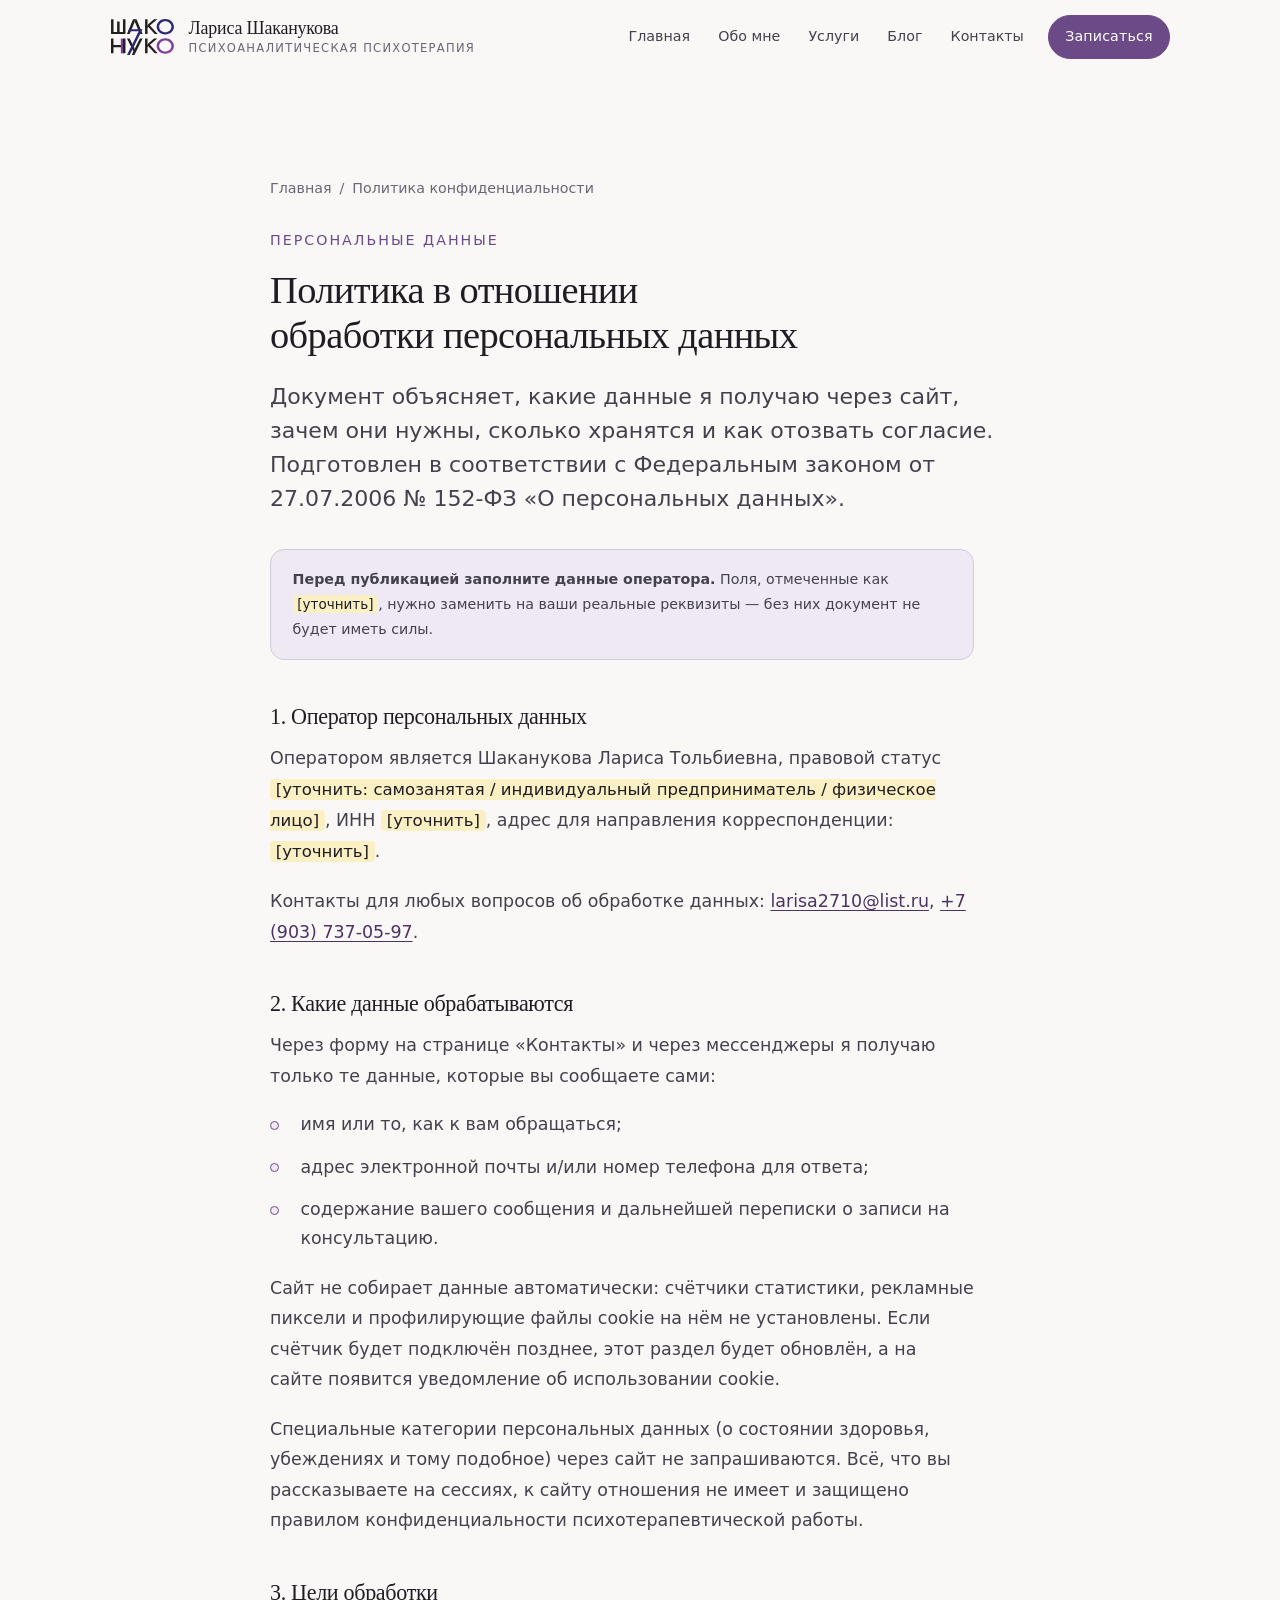
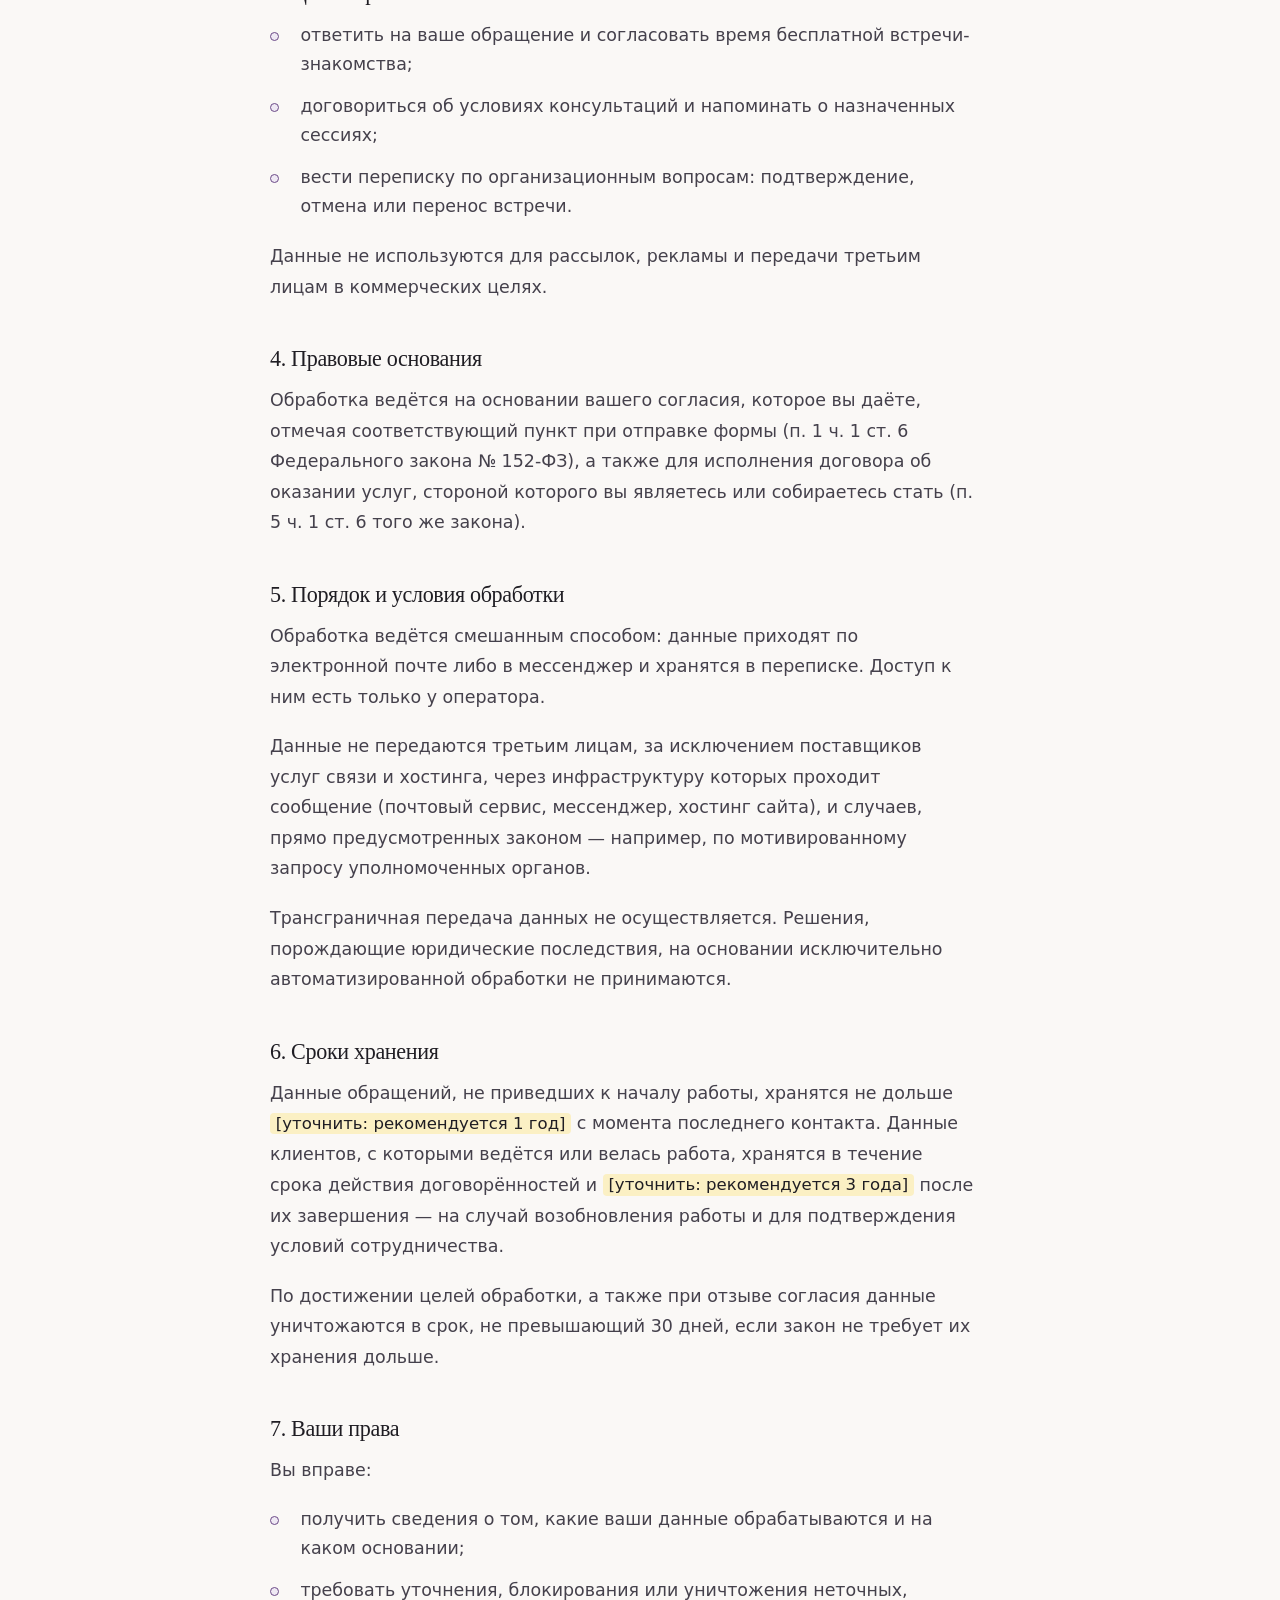
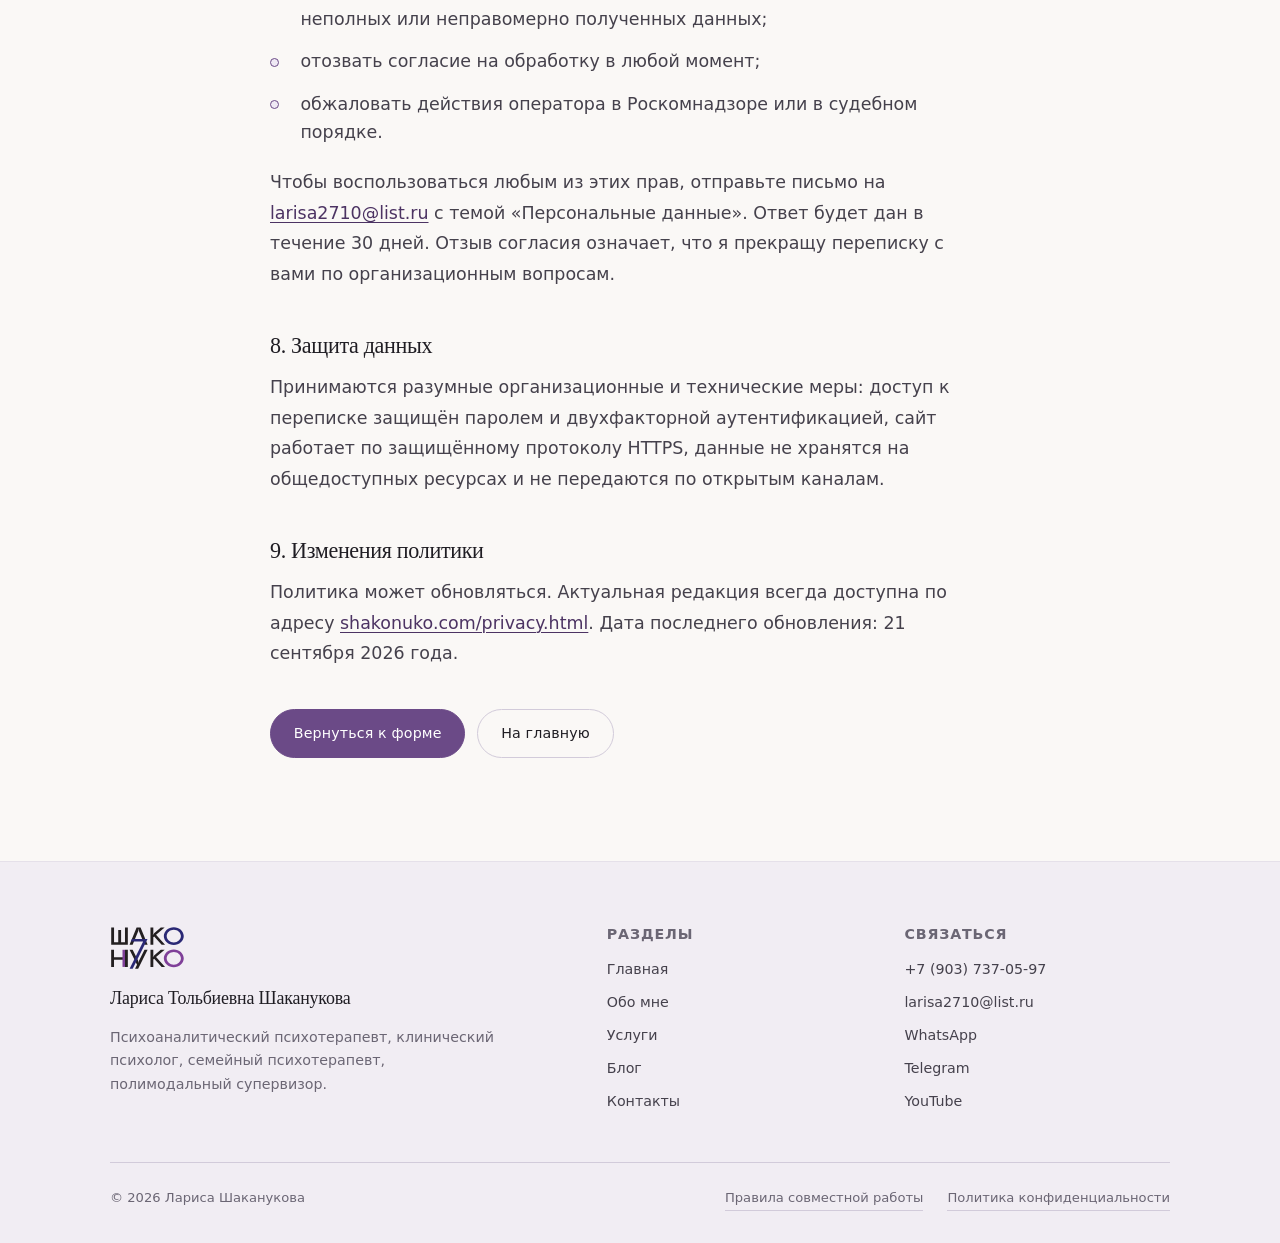
<file: privacy.html>
<!doctype html>
<html lang="ru">
<head>
<meta charset="utf-8">
<meta name="viewport" content="width=device-width, initial-scale=1">
<title>Политика обработки персональных данных — Лариса Шаканукова</title>
<meta name="description" content="Как обрабатываются персональные данные, которые вы оставляете в форме на сайте: цели, сроки, права и порядок отзыва согласия.">
<link rel="canonical" href="https://shakonuko.com/privacy.html">
<meta name="robots" content="index, follow">

<meta name="author" content="Шаканукова Лариса Тольбиевна">
<meta property="og:type" content="website">
<meta property="og:url" content="https://shakonuko.com/privacy.html">
<meta property="og:site_name" content="Шаканукова Лариса Тольбиевна">
<meta property="og:title" content="Политика обработки персональных данных — Лариса Шаканукова">
<meta property="og:description" content="Как обрабатываются персональные данные, которые вы оставляете в форме на сайте: цели, сроки, права и порядок отзыва согласия.">
<meta property="og:image" content="https://shakonuko.com/assets/img/og-image.jpg">
<meta property="og:image:width" content="1200">
<meta property="og:image:height" content="630">
<meta property="og:image:alt" content="Шаканукова Лариса Тольбиевна — психоаналитическая психотерапия">
<meta property="og:locale" content="ru_RU">
<meta name="twitter:card" content="summary_large_image">
<meta name="twitter:title" content="Политика обработки персональных данных — Лариса Шаканукова">
<meta name="twitter:description" content="Как обрабатываются персональные данные, которые вы оставляете в форме на сайте: цели, сроки, права и порядок отзыва согласия.">
<meta name="twitter:image" content="https://shakonuko.com/assets/img/og-image.jpg">
<!-- build:head -->
<meta name="theme-color" content="#FAF8F6">
<link rel="icon" href="assets/img/logo.svg" type="image/svg+xml">
<link rel="apple-touch-icon" href="assets/img/apple-touch-icon.png">
<link rel="stylesheet" href="assets/css/style.css">
<script>document.documentElement.classList.add("js")</script>
<!-- /build:head -->
</head>
<body>
<!-- build:header -->
<a class="skip-link" href="#main">Перейти к содержимому</a>

<header class="header">
  <div class="container header__inner">
    <a class="brand" href="./" aria-label="Шаканукова Лариса Тольбиевна — на главную">
      <img class="brand__logo" src="assets/img/logo.svg" alt="" width="65" height="38">
      <span class="brand__text">
        <span class="brand__name">Лариса Шаканукова</span>
        <span class="brand__role">Психоаналитическая психотерапия</span>
      </span>
    </a>
    <button class="nav-toggle" type="button" aria-expanded="false" aria-controls="site-nav">
      <span class="visually-hidden">Меню</span>
      <span class="nav-toggle__box" aria-hidden="true"><span></span><span></span></span>
    </button>
    <nav class="nav" id="site-nav" aria-label="Основная навигация">
      <p class="nav__head">Меню</p>
      <a class="nav__link" href="./">Главная</a>
      <a class="nav__link" href="about.html">Обо мне</a>
      <a class="nav__link" href="services.html">Услуги</a>
      <a class="nav__link" href="blog/">Блог</a>
      <a class="nav__link" href="contacts.html">Контакты</a>
      <a class="btn btn--sm" href="contacts.html">Записаться</a>
    </nav>
    <a class="btn btn--sm btn--header" href="contacts.html">Записаться</a>
  </div>
</header>
<div class="nav-backdrop" hidden></div>
<!-- /build:header -->


<main id="main">

  <section class="section">
    <div class="container container--narrow">
      <nav class="crumbs" aria-label="Хлебные крошки"><a href="./">Главная</a> <span>/</span> <span>Политика конфиденциальности</span></nav>

      <div class="section-head section-head--compact reveal">
        <p class="eyebrow">Персональные данные</p>
        <h1 class="page-title">Политика в отношении обработки персональных данных</h1>
        <p class="lede">Документ объясняет, какие данные я получаю через сайт, зачем они нужны, сколько хранятся и как отозвать согласие. Подготовлен в соответствии с Федеральным законом от 27.07.2006 № 152-ФЗ «О персональных данных».</p>
      </div>

      <div class="legal reveal">
        <p class="legal__note"><strong>Перед публикацией заполните данные оператора.</strong> Поля, отмеченные как <mark>[уточнить]</mark>, нужно заменить на ваши реальные реквизиты — без них документ не будет иметь силы.</p>

        <h2>1. Оператор персональных данных</h2>
        <p>Оператором является Шаканукова Лариса Тольбиевна, правовой статус <mark>[уточнить: самозанятая / индивидуальный предприниматель / физическое лицо]</mark>, ИНН <mark>[уточнить]</mark>, адрес для направления корреспонденции: <mark>[уточнить]</mark>.</p>
        <p>Контакты для любых вопросов об обработке данных: <a href="mailto:larisa2710@list.ru">larisa2710@list.ru</a>, <a href="tel:+79037370597">+7 (903) 737-05-97</a>.</p>

        <h2>2. Какие данные обрабатываются</h2>
        <p>Через форму на странице «Контакты» и через мессенджеры я получаю только те данные, которые вы сообщаете сами:</p>
        <ul class="checklist">
          <li>имя или то, как к вам обращаться;</li>
          <li>адрес электронной почты и/или номер телефона для ответа;</li>
          <li>содержание вашего сообщения и дальнейшей переписки о записи на консультацию.</li>
        </ul>
        <p>Сайт не собирает данные автоматически: счётчики статистики, рекламные пиксели и профилирующие файлы cookie на нём не установлены. Если счётчик будет подключён позднее, этот раздел будет обновлён, а на сайте появится уведомление об использовании cookie.</p>
        <p>Специальные категории персональных данных (о состоянии здоровья, убеждениях и тому подобное) через сайт не запрашиваются. Всё, что вы рассказываете на сессиях, к сайту отношения не имеет и защищено правилом конфиденциальности психотерапевтической работы.</p>

        <h2>3. Цели обработки</h2>
        <ul class="checklist">
          <li>ответить на ваше обращение и согласовать время бесплатной встречи-знакомства;</li>
          <li>договориться об условиях консультаций и напоминать о назначенных сессиях;</li>
          <li>вести переписку по организационным вопросам: подтверждение, отмена или перенос встречи.</li>
        </ul>
        <p>Данные не используются для рассылок, рекламы и передачи третьим лицам в коммерческих целях.</p>

        <h2>4. Правовые основания</h2>
        <p>Обработка ведётся на основании вашего согласия, которое вы даёте, отмечая соответствующий пункт при отправке формы (п. 1 ч. 1 ст. 6 Федерального закона № 152-ФЗ), а также для исполнения договора об оказании услуг, стороной которого вы являетесь или собираетесь стать (п. 5 ч. 1 ст. 6 того же закона).</p>

        <h2>5. Порядок и условия обработки</h2>
        <p>Обработка ведётся смешанным способом: данные приходят по электронной почте либо в мессенджер и хранятся в переписке. Доступ к ним есть только у оператора.</p>
        <p>Данные не передаются третьим лицам, за исключением поставщиков услуг связи и хостинга, через инфраструктуру которых проходит сообщение (почтовый сервис, мессенджер, хостинг сайта), и случаев, прямо предусмотренных законом — например, по мотивированному запросу уполномоченных органов.</p>
        <p>Трансграничная передача данных не осуществляется. Решения, порождающие юридические последствия, на основании исключительно автоматизированной обработки не принимаются.</p>

        <h2>6. Сроки хранения</h2>
        <p>Данные обращений, не приведших к началу работы, хранятся не дольше <mark>[уточнить: рекомендуется 1 год]</mark> с момента последнего контакта. Данные клиентов, с которыми ведётся или велась работа, хранятся в течение срока действия договорённостей и <mark>[уточнить: рекомендуется 3 года]</mark> после их завершения — на случай возобновления работы и для подтверждения условий сотрудничества.</p>
        <p>По достижении целей обработки, а также при отзыве согласия данные уничтожаются в срок, не превышающий 30 дней, если закон не требует их хранения дольше.</p>

        <h2>7. Ваши права</h2>
        <p>Вы вправе:</p>
        <ul class="checklist">
          <li>получить сведения о том, какие ваши данные обрабатываются и на каком основании;</li>
          <li>требовать уточнения, блокирования или уничтожения неточных, неполных или неправомерно полученных данных;</li>
          <li>отозвать согласие на обработку в любой момент;</li>
          <li>обжаловать действия оператора в Роскомнадзоре или в судебном порядке.</li>
        </ul>
        <p>Чтобы воспользоваться любым из этих прав, отправьте письмо на <a href="mailto:larisa2710@list.ru">larisa2710@list.ru</a> с темой «Персональные данные». Ответ будет дан в течение 30 дней. Отзыв согласия означает, что я прекращу переписку с вами по организационным вопросам.</p>

        <h2>8. Защита данных</h2>
        <p>Принимаются разумные организационные и технические меры: доступ к переписке защищён паролем и двухфакторной аутентификацией, сайт работает по защищённому протоколу HTTPS, данные не хранятся на общедоступных ресурсах и не передаются по открытым каналам.</p>

        <h2>9. Изменения политики</h2>
        <p>Политика может обновляться. Актуальная редакция всегда доступна по адресу <a href="privacy.html">shakonuko.com/privacy.html</a>. Дата последнего обновления: <time datetime="2026-09-21">21 сентября 2026 года</time>.</p>
      </div>

      <div class="btn-row btn-row--end">
        <a class="btn" href="contacts.html">Вернуться к форме</a>
        <a class="btn btn--ghost" href="./">На главную</a>
      </div>
    </div>
  </section>

</main>

<!-- build:footer -->
<footer class="footer">
  <div class="container">
    <div class="footer__grid">
      <div class="footer__brand">
        <img class="footer__logo" src="assets/img/logo.svg" alt="" width="82" height="48" loading="lazy" decoding="async">
        <span class="brand__name">Лариса Тольбиевна Шаканукова</span>
        <p>Психоаналитический психотерапевт, клинический психолог, семейный психотерапевт, полимодальный супервизор.</p>
      </div>
      <div>
        <h4>Разделы</h4>
        <div class="footer__links">
          <a href="./">Главная</a>
          <a href="about.html">Обо мне</a>
          <a href="services.html">Услуги</a>
          <a href="blog/">Блог</a>
          <a href="contacts.html">Контакты</a>
        </div>
      </div>
      <div>
        <h4>Связаться</h4>
        <div class="footer__links">
          <a href="tel:+79037370597">+7 (903) 737-05-97</a>
          <a href="mailto:larisa2710@list.ru">larisa2710@list.ru</a>
          <a href="https://wa.me/79037370597">WhatsApp</a>
          <a href="https://t.me/shakonuko">Telegram</a>
          <a href="https://www.youtube.com/channel/UCW1QNT4Y2Eg1XWxVhWE3bKg/featured">YouTube</a>
        </div>
      </div>
    </div>
    <div class="footer__bottom">
      <span>© <span data-year>2025</span> Лариса Шаканукова</span>
      <span class="footer__legal"><a href="services.html#rules">Правила совместной работы</a><a href="privacy.html">Политика конфиденциальности</a></span>
    </div>
  </div>
</footer>

<div class="mobile-bar" role="group" aria-label="Быстрые действия">
  <a class="mobile-bar__link" href="https://wa.me/79037370597" aria-label="Написать в WhatsApp">
    <svg viewBox="0 0 24 24" aria-hidden="true" focusable="false"><path fill="currentColor" d="M12.04 2c-5.46 0-9.91 4.45-9.91 9.91 0 1.75.46 3.45 1.32 4.95L2 22l5.25-1.38a9.9 9.9 0 0 0 4.79 1.22h.01c5.46 0 9.91-4.45 9.91-9.91 0-2.65-1.03-5.14-2.9-7.01A9.82 9.82 0 0 0 12.04 2Zm0 18.15h-.01a8.2 8.2 0 0 1-4.19-1.15l-.3-.18-3.12.82.83-3.04-.2-.31a8.2 8.2 0 0 1-1.26-4.38c0-4.54 3.7-8.23 8.25-8.23 2.2 0 4.27.86 5.83 2.41a8.18 8.18 0 0 1 2.41 5.83c0 4.54-3.7 8.23-8.24 8.23Zm4.52-6.16c-.25-.12-1.47-.72-1.69-.81-.23-.08-.39-.12-.56.13-.17.24-.64.8-.79.97-.14.16-.29.19-.54.06-.25-.12-1.05-.39-1.99-1.23-.74-.66-1.23-1.47-1.38-1.72-.14-.25-.01-.38.11-.5.11-.11.25-.29.37-.43.12-.15.16-.25.25-.41.08-.17.04-.31-.02-.43-.06-.12-.56-1.34-.76-1.84-.2-.48-.4-.42-.56-.43h-.47c-.17 0-.43.06-.66.31-.23.25-.86.85-.86 2.07 0 1.22.89 2.4 1.01 2.56.12.17 1.75 2.67 4.23 3.74.59.26 1.05.41 1.41.52.59.19 1.13.16 1.56.1.47-.07 1.47-.6 1.67-1.18.21-.58.21-1.07.15-1.18-.06-.11-.22-.17-.47-.29Z"/></svg>
    <span>WhatsApp</span>
  </a>
  <a class="mobile-bar__link" href="https://t.me/shakonuko" aria-label="Написать в Telegram">
    <svg viewBox="0 0 24 24" aria-hidden="true" focusable="false"><path fill="currentColor" d="M21.94 4.6 18.9 19.1c-.23 1.02-.84 1.27-1.7.79l-4.7-3.47-2.27 2.19c-.25.25-.46.46-.94.46l.34-4.8 8.72-7.88c.38-.34-.08-.53-.59-.19L6.98 13.1l-4.64-1.45c-1.01-.32-1.03-1.01.21-1.5l18.15-7c.84-.31 1.58.19 1.24 1.45Z"/></svg>
    <span>Telegram</span>
  </a>
  <a class="mobile-bar__link mobile-bar__link--primary" href="contacts.html"><span>Записаться</span></a>
</div>
<!-- /build:footer -->

<script type="application/ld+json">
{
 "@context": "https://schema.org",
 "@graph": [
  {
   "@type": "WebPage",
   "@id": "https://shakonuko.com/privacy.html#page",
   "url": "https://shakonuko.com/privacy.html",
   "name": "Политика обработки персональных данных",
   "description": "Как обрабатываются персональные данные, которые вы оставляете в форме на сайте: цели, сроки, права и порядок отзыва согласия.",
   "inLanguage": "ru-RU",
   "isPartOf": {
    "@id": "https://shakonuko.com/#website"
   },
   "about": {
    "@id": "https://shakonuko.com/#person"
   }
  },
  {
   "@type": "BreadcrumbList",
   "itemListElement": [
    {
     "@type": "ListItem",
     "position": 1,
     "name": "Главная",
     "item": "https://shakonuko.com/"
    },
    {
     "@type": "ListItem",
     "position": 2,
     "name": "Политика обработки персональных данных",
     "item": "https://shakonuko.com/privacy.html"
    }
   ]
  }
 ]
}
</script>
<script src="assets/js/main.js" defer></script>
</body>
</html>
</file>
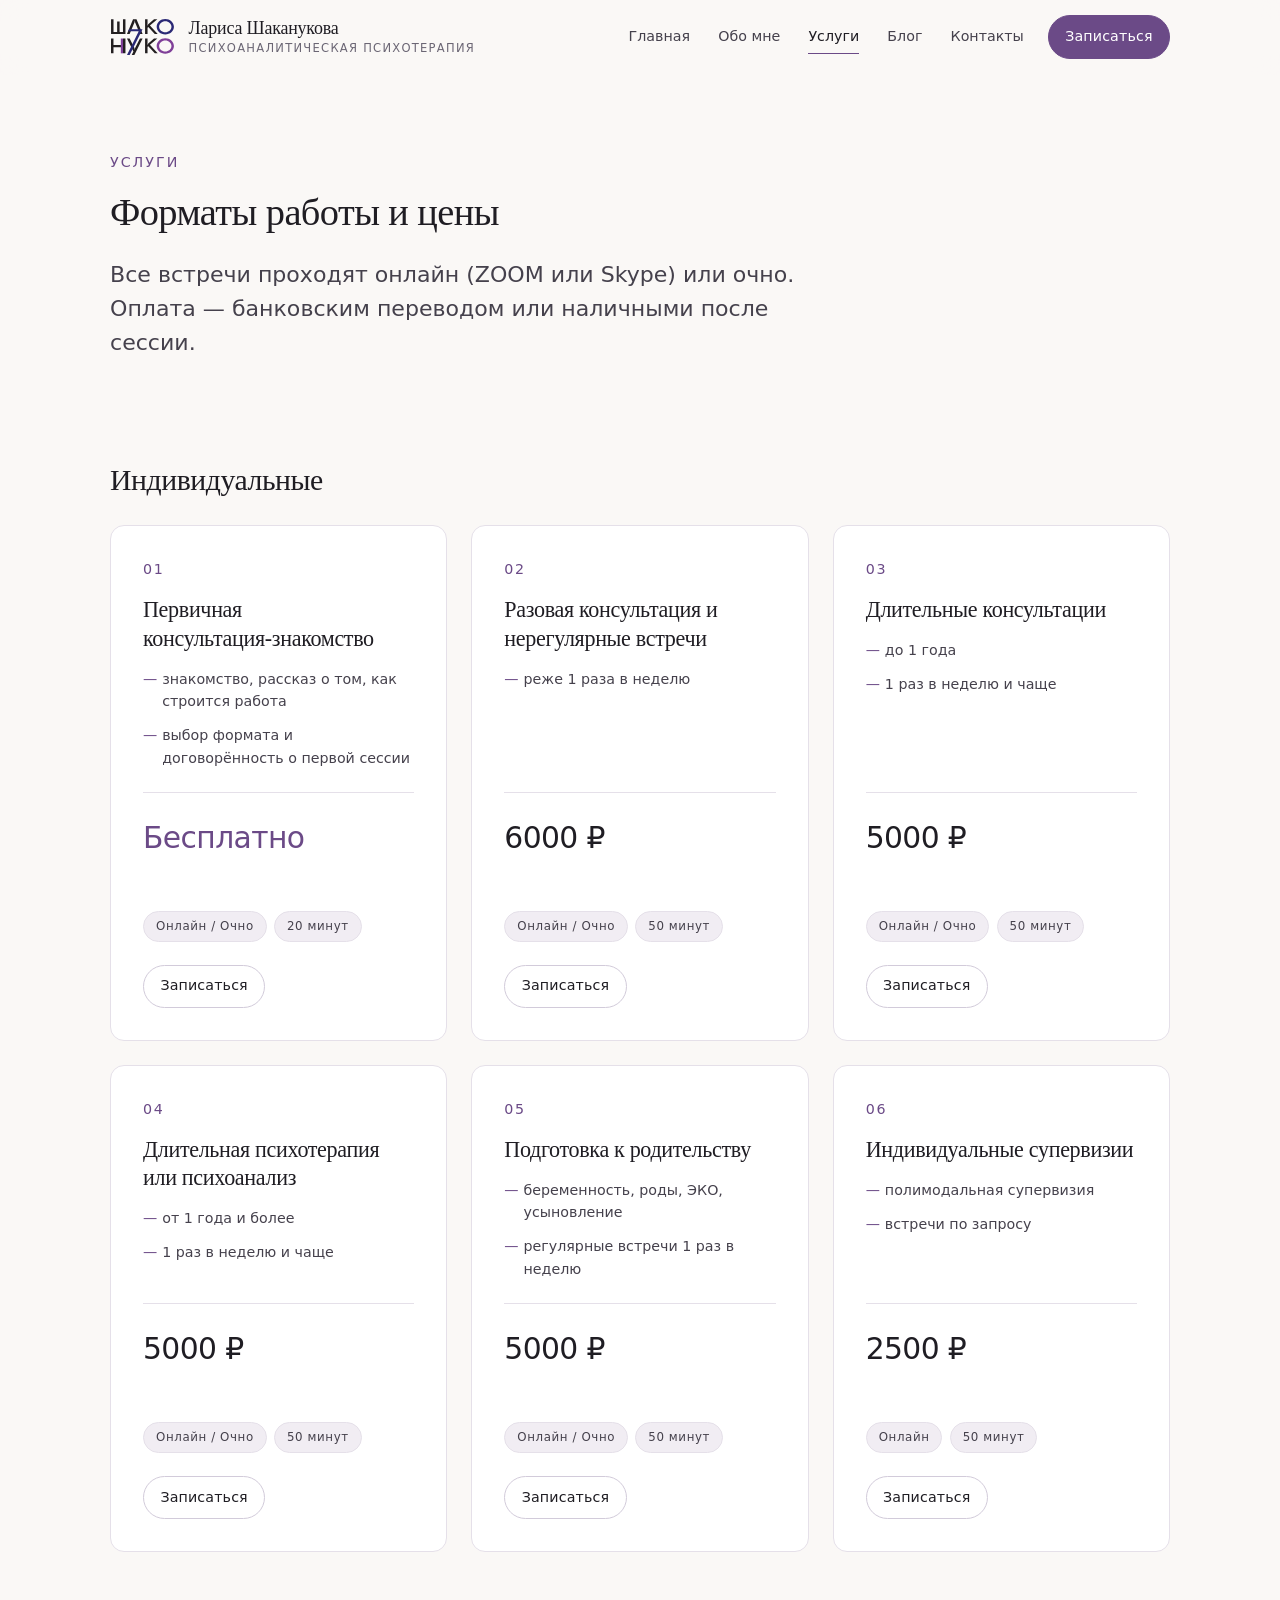
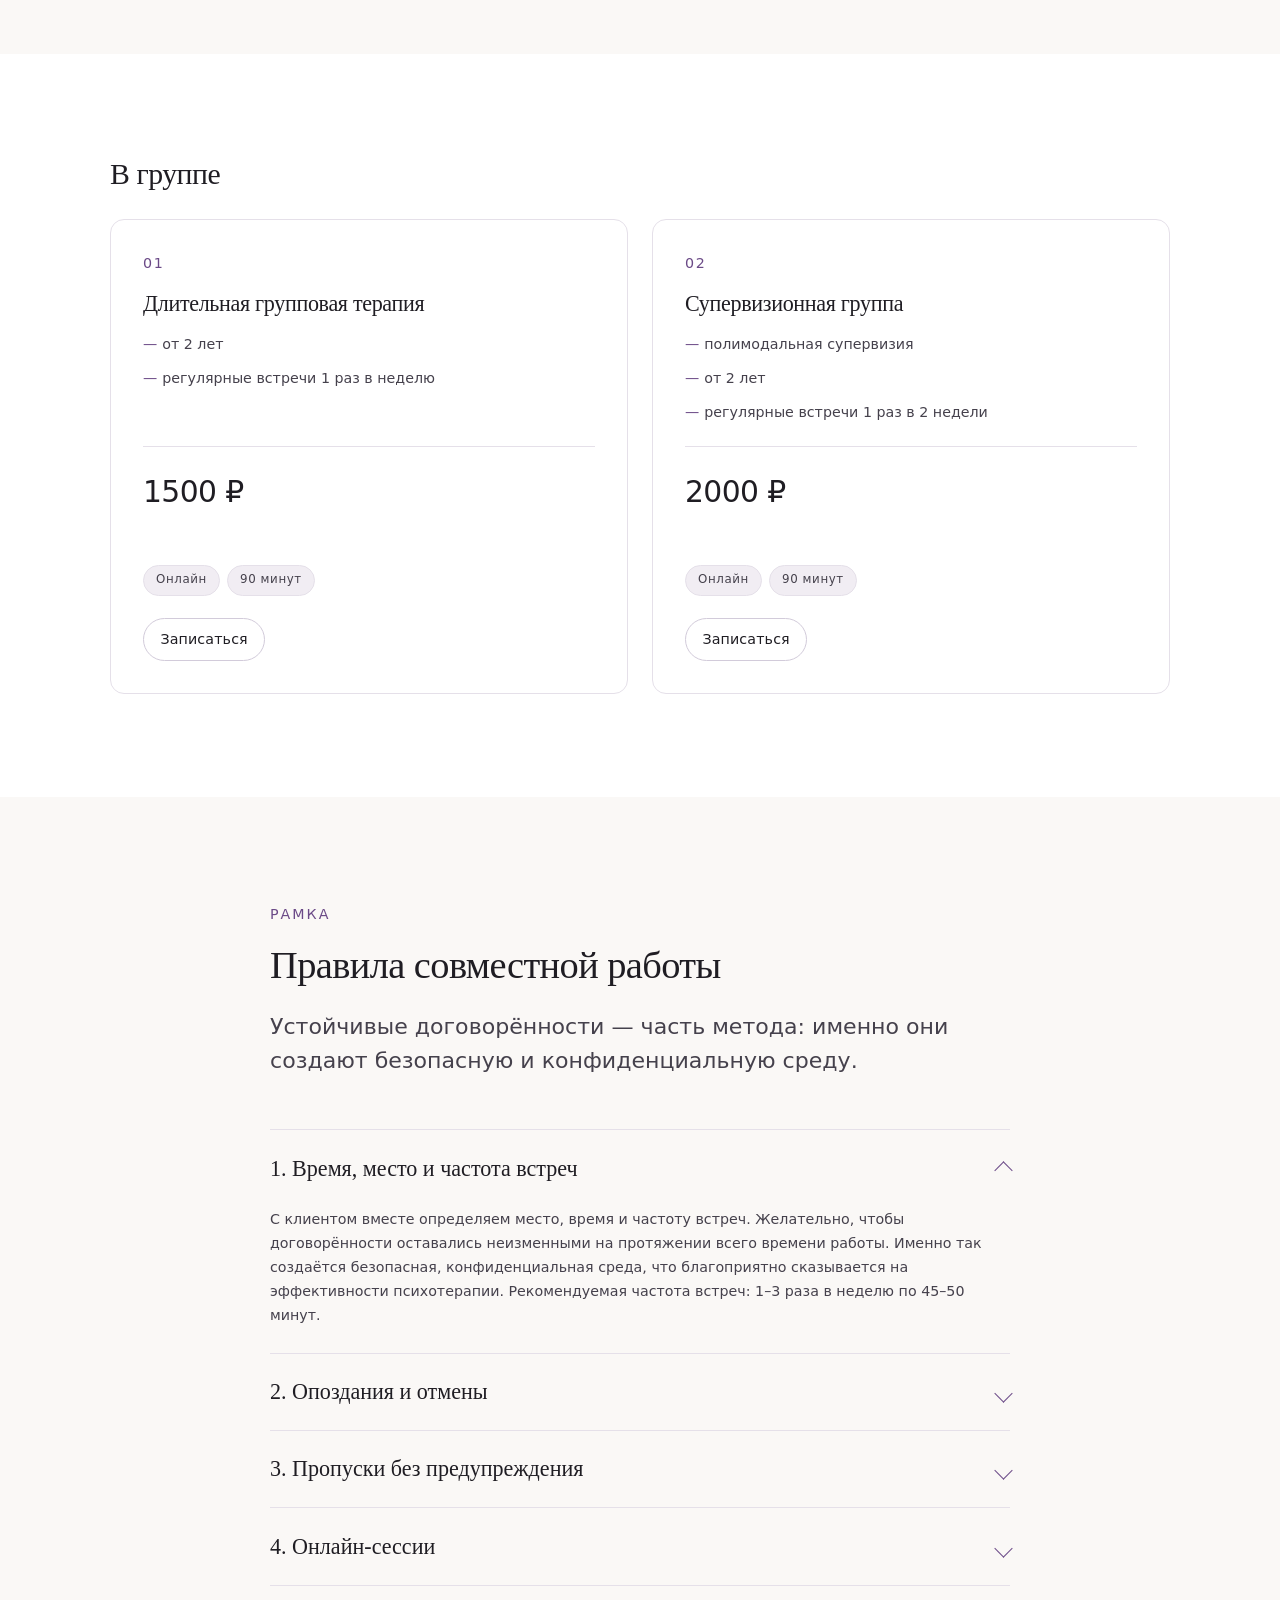
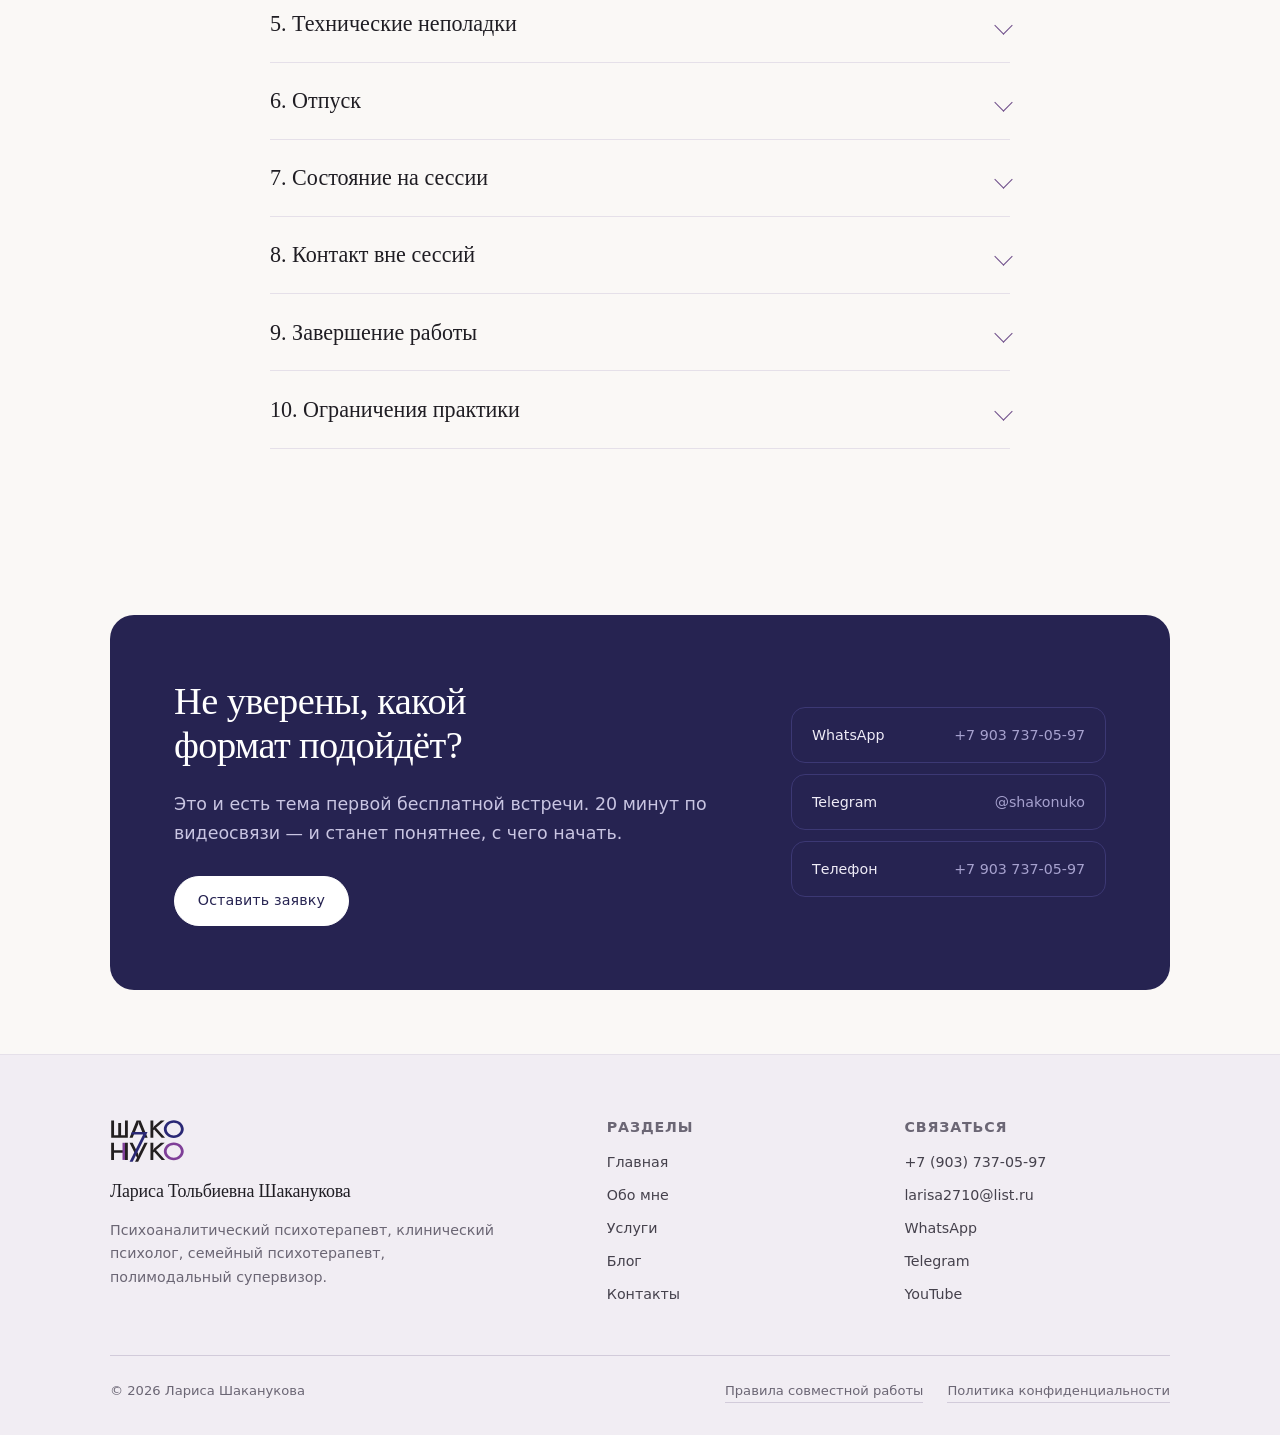
<file: services.html>
<!doctype html>
<html lang="ru">
<head>
<meta charset="utf-8">
<meta name="viewport" content="width=device-width, initial-scale=1">
<title>Услуги и цены — психоаналитическая психотерапия, супервизии</title>
<meta name="description" content="Индивидуальные консультации, длительная психотерапия и психоанализ, подготовка к родительству, супервизии и групповая терапия. Цены от 1500 ₽ и правила совместной работы.">
<link rel="canonical" href="https://shakonuko.com/services.html">
<meta name="robots" content="index, follow, max-image-preview:large, max-snippet:-1">
<meta name="author" content="Шаканукова Лариса Тольбиевна">
<meta property="og:type" content="website">
<meta property="og:url" content="https://shakonuko.com/services.html">
<meta property="og:site_name" content="Шаканукова Лариса Тольбиевна">
<meta property="og:title" content="Услуги и цены — психоаналитическая психотерапия, супервизии">
<meta property="og:description" content="Индивидуальные консультации, длительная психотерапия и психоанализ, подготовка к родительству, супервизии и групповая терапия. Цены от 1500 ₽ и правила совместной работы.">
<meta property="og:image" content="https://shakonuko.com/assets/img/og-image.jpg">
<meta property="og:image:width" content="1200">
<meta property="og:image:height" content="630">
<meta property="og:image:alt" content="Шаканукова Лариса Тольбиевна — психоаналитическая психотерапия">
<meta property="og:locale" content="ru_RU">
<meta name="twitter:card" content="summary_large_image">
<meta name="twitter:title" content="Услуги и цены — психоаналитическая психотерапия, супервизии">
<meta name="twitter:description" content="Индивидуальные консультации, длительная психотерапия и психоанализ, подготовка к родительству, супервизии и групповая терапия. Цены от 1500 ₽ и правила совместной работы.">
<meta name="twitter:image" content="https://shakonuko.com/assets/img/og-image.jpg">
<!-- build:head -->
<meta name="theme-color" content="#FAF8F6">
<link rel="icon" href="assets/img/logo.svg" type="image/svg+xml">
<link rel="apple-touch-icon" href="assets/img/apple-touch-icon.png">
<link rel="stylesheet" href="assets/css/style.css">
<script>document.documentElement.classList.add("js")</script>
<!-- /build:head -->
</head>
<body>
<!-- build:header -->
<a class="skip-link" href="#main">Перейти к содержимому</a>

<header class="header">
  <div class="container header__inner">
    <a class="brand" href="./" aria-label="Шаканукова Лариса Тольбиевна — на главную">
      <img class="brand__logo" src="assets/img/logo.svg" alt="" width="65" height="38">
      <span class="brand__text">
        <span class="brand__name">Лариса Шаканукова</span>
        <span class="brand__role">Психоаналитическая психотерапия</span>
      </span>
    </a>
    <button class="nav-toggle" type="button" aria-expanded="false" aria-controls="site-nav">
      <span class="visually-hidden">Меню</span>
      <span class="nav-toggle__box" aria-hidden="true"><span></span><span></span></span>
    </button>
    <nav class="nav" id="site-nav" aria-label="Основная навигация">
      <p class="nav__head">Меню</p>
      <a class="nav__link" href="./">Главная</a>
      <a class="nav__link" href="about.html">Обо мне</a>
      <a class="nav__link" href="services.html" aria-current="page">Услуги</a>
      <a class="nav__link" href="blog/">Блог</a>
      <a class="nav__link" href="contacts.html">Контакты</a>
      <a class="btn btn--sm" href="contacts.html">Записаться</a>
    </nav>
    <a class="btn btn--sm btn--header" href="contacts.html">Записаться</a>
  </div>
</header>
<div class="nav-backdrop" hidden></div>
<!-- /build:header -->


<main id="main">

  <section class="section section--tight section--page-top">
    <div class="container">
      <div class="section-head section-head--flush reveal">
        <p class="eyebrow">Услуги</p>
        <h1 class="page-title">Форматы работы и цены</h1>
        <p class="lede">Все встречи проходят онлайн (ZOOM или Skype) или очно. Оплата — банковским переводом или наличными после сессии.</p>
      </div>
    </div>
  </section>

  <section class="section section--after-intro">
    <div class="container">
      <h2 class="section-title reveal">Индивидуальные</h2>
      <div class="grid grid--3 reveal">

        <article class="tier">
          <span class="tier__no">01</span>
          <h3>Первичная консультация-знакомство</h3>
          <ul class="dashlist tier__terms">
            <li>знакомство, рассказ о том, как строится работа</li>
            <li>выбор формата и договорённость о первой сессии</li>
          </ul>
          <p class="tier__price tier__price--free">Бесплатно</p>
          <div class="tier__meta"><span class="tag">Онлайн / Очно</span><span class="tag">20 минут</span></div>
          <a class="btn btn--ghost btn--sm" href="contacts.html">Записаться</a>
        </article>

        <article class="tier">
          <span class="tier__no">02</span>
          <h3>Разовая консультация и нерегулярные встречи</h3>
          <ul class="dashlist tier__terms">
            <li>реже 1 раза в неделю</li>
          </ul>
          <p class="tier__price">6000 ₽</p>
          <div class="tier__meta"><span class="tag">Онлайн / Очно</span><span class="tag">50 минут</span></div>
          <a class="btn btn--ghost btn--sm" href="contacts.html">Записаться</a>
        </article>

        <article class="tier">
          <span class="tier__no">03</span>
          <h3>Длительные консультации</h3>
          <ul class="dashlist tier__terms">
            <li>до 1 года</li>
            <li>1 раз в неделю и чаще</li>
          </ul>
          <p class="tier__price">5000 ₽</p>
          <div class="tier__meta"><span class="tag">Онлайн / Очно</span><span class="tag">50 минут</span></div>
          <a class="btn btn--ghost btn--sm" href="contacts.html">Записаться</a>
        </article>

        <article class="tier">
          <span class="tier__no">04</span>
          <h3>Длительная психотерапия или психоанализ</h3>
          <ul class="dashlist tier__terms">
            <li>от 1 года и более</li>
            <li>1 раз в неделю и чаще</li>
          </ul>
          <p class="tier__price">5000 ₽</p>
          <div class="tier__meta"><span class="tag">Онлайн / Очно</span><span class="tag">50 минут</span></div>
          <a class="btn btn--ghost btn--sm" href="contacts.html">Записаться</a>
        </article>

        <article class="tier">
          <span class="tier__no">05</span>
          <h3>Подготовка к родительству</h3>
          <ul class="dashlist tier__terms">
            <li>беременность, роды, ЭКО, усыновление</li>
            <li>регулярные встречи 1 раз в неделю</li>
          </ul>
          <p class="tier__price">5000 ₽</p>
          <div class="tier__meta"><span class="tag">Онлайн / Очно</span><span class="tag">50 минут</span></div>
          <a class="btn btn--ghost btn--sm" href="contacts.html">Записаться</a>
        </article>

        <article class="tier">
          <span class="tier__no">06</span>
          <h3>Индивидуальные супервизии</h3>
          <ul class="dashlist tier__terms">
            <li>полимодальная супервизия</li>
            <li>встречи по запросу</li>
          </ul>
          <p class="tier__price">2500 ₽</p>
          <div class="tier__meta"><span class="tag">Онлайн</span><span class="tag">50 минут</span></div>
          <a class="btn btn--ghost btn--sm" href="contacts.html">Записаться</a>
        </article>

      </div>
    </div>
  </section>

  <section class="section section--surface">
    <div class="container">
      <h2 class="section-title reveal">В группе</h2>
      <div class="grid grid--2 reveal">

        <article class="tier">
          <span class="tier__no">01</span>
          <h3>Длительная групповая терапия</h3>
          <ul class="dashlist tier__terms">
            <li>от 2 лет</li>
            <li>регулярные встречи 1 раз в неделю</li>
          </ul>
          <p class="tier__price">1500 ₽</p>
          <div class="tier__meta"><span class="tag">Онлайн</span><span class="tag">90 минут</span></div>
          <a class="btn btn--ghost btn--sm" href="contacts.html">Записаться</a>
        </article>

        <article class="tier">
          <span class="tier__no">02</span>
          <h3>Супервизионная группа</h3>
          <ul class="dashlist tier__terms">
            <li>полимодальная супервизия</li>
            <li>от 2 лет</li>
            <li>регулярные встречи 1 раз в 2 недели</li>
          </ul>
          <p class="tier__price">2000 ₽</p>
          <div class="tier__meta"><span class="tag">Онлайн</span><span class="tag">90 минут</span></div>
          <a class="btn btn--ghost btn--sm" href="contacts.html">Записаться</a>
        </article>

      </div>
    </div>
  </section>

  <section class="section" id="rules">
    <div class="container container--narrow">
      <div class="section-head reveal">
        <p class="eyebrow">Рамка</p>
        <h2>Правила совместной работы</h2>
        <p class="lede">Устойчивые договорённости — часть метода: именно они создают безопасную и конфиденциальную среду.</p>
      </div>
      <div class="accordion reveal" data-accordion>
        <details open>
          <summary>1. Время, место и частота встреч</summary>
          <div class="accordion__body"><p>С клиентом вместе определяем место, время и частоту встреч. Желательно, чтобы договорённости оставались неизменными на протяжении всего времени работы. Именно так создаётся безопасная, конфиденциальная среда, что благоприятно сказывается на эффективности психотерапии. Рекомендуемая частота встреч: 1–3 раза в неделю по 45–50 минут.</p></div>
        </details>
        <details>
          <summary>2. Опоздания и отмены</summary>
          <div class="accordion__body"><p>В случае опоздания клиента сессия сокращается на соответствующее количество минут. В случае отмены встречи клиентом менее чем за 24 часа до начала время сессии оплачивается в полном размере. При этом за клиентом сохраняется право прийти на следующий сеанс, закреплённый за ним по времени.</p></div>
        </details>
        <details>
          <summary>3. Пропуски без предупреждения</summary>
          <div class="accordion__body"><p>Если клиент без предупреждения отсутствовал на сессии, не оплатил сессию, не вышел на связь в течение нескольких дней после пропуска — сотрудничество прекращается в одностороннем порядке и оговорённое время освобождается для других клиентов.</p></div>
        </details>
        <details>
          <summary>4. Онлайн-сессии</summary>
          <div class="accordion__body"><p>В случае проведения онлайн-сессии клиент связывается с психотерапевтом в назначенное время по ранее установленному каналу связи. Для эффективной работы необходимо обеспечить устойчивую аудио- и видеосвязь, а также полную конфиденциальность сессии и отсутствие третьих лиц в помещении, где проводится онлайн-консультация.</p></div>
        </details>
        <details>
          <summary>5. Технические неполадки</summary>
          <div class="accordion__body"><p>При возникновении технических неполадок со стороны клиента онлайн-сессия не подлежит отмене, переносу или продлению и должна быть оплачена. При возникновении технических неполадок со стороны психотерапевта онлайн-сессия может быть продлена или (по договорённости) перенесена на другое время без оплаты данной встречи.</p></div>
        </details>
        <details>
          <summary>6. Отпуск</summary>
          <div class="accordion__body"><p>Клиент и психотерапевт предупреждают друг друга о начале отпуска не позднее чем за две недели до плановой даты. В течение оговорённого периода отпуска плановые сессии не подлежат оплате. Общий период продолжительности отпуска, в течение которого сессии не оплачиваются клиентом, но бронь на время сессии сохраняется за ним, не может превышать один календарный месяц в год.</p></div>
        </details>
        <details>
          <summary>7. Состояние на сессии</summary>
          <div class="accordion__body"><p>Сессия не проводится и считается пропущенной, если клиент находится в состоянии наркотического или алкогольного опьянения.</p></div>
        </details>
        <details>
          <summary>8. Контакт вне сессий</summary>
          <div class="accordion__body"><p>При случайной встрече вне сессий психотерапевт не здоровается и не беседует с клиентом первым с целью сохранения конфиденциальности. Отношения клиента и психотерапевта развиваются и имеют место только в рамках сессий. Психотерапевт не встречается, не созванивается, не ведёт переписки вне сессий, за исключением сообщений о подтверждении, отмене или переносе сессии.</p></div>
        </details>
        <details>
          <summary>9. Завершение работы</summary>
          <div class="accordion__body"><p>Если принимается совместное решение завершить работу ранее, чем через два месяца от начала сессий, проводятся 3 заключительные сессии. При более длительной работе рекомендуется проведение 5–8 заключительных сессий. Данная рекомендация связана с особенностями работы психики и с целью уменьшения тревоги при завершении процесса.</p></div>
        </details>
        <details>
          <summary>10. Ограничения практики</summary>
          <div class="accordion__body"><p>Психотерапевт не работает с родственниками, членами семьи, близкими друзьями клиента.</p></div>
        </details>
      </div>
    </div>
  </section>

  <section class="section section--tight">
    <div class="container">
      <div class="cta reveal">
        <div class="cta__grid">
          <div>
            <h2>Не уверены, какой формат подойдёт?</h2>
            <p>Это и есть тема первой бесплатной встречи. 20 минут по видеосвязи — и станет понятнее, с чего начать.</p>
            <div class="btn-row btn-row--spaced">
              <a class="btn btn--light" href="contacts.html">Оставить заявку</a>
            </div>
          </div>
          <div class="cta__links">
            <a class="cta__link" href="https://wa.me/79037370597"><span>WhatsApp</span><span>+7 903 737-05-97</span></a>
            <a class="cta__link" href="https://t.me/shakonuko"><span>Telegram</span><span>@shakonuko</span></a>
            <a class="cta__link" href="tel:+79037370597"><span>Телефон</span><span>+7 903 737-05-97</span></a>
          </div>
        </div>
      </div>
    </div>
  </section>

</main>

<!-- build:footer -->
<footer class="footer">
  <div class="container">
    <div class="footer__grid">
      <div class="footer__brand">
        <img class="footer__logo" src="assets/img/logo.svg" alt="" width="82" height="48" loading="lazy" decoding="async">
        <span class="brand__name">Лариса Тольбиевна Шаканукова</span>
        <p>Психоаналитический психотерапевт, клинический психолог, семейный психотерапевт, полимодальный супервизор.</p>
      </div>
      <div>
        <h4>Разделы</h4>
        <div class="footer__links">
          <a href="./">Главная</a>
          <a href="about.html">Обо мне</a>
          <a href="services.html">Услуги</a>
          <a href="blog/">Блог</a>
          <a href="contacts.html">Контакты</a>
        </div>
      </div>
      <div>
        <h4>Связаться</h4>
        <div class="footer__links">
          <a href="tel:+79037370597">+7 (903) 737-05-97</a>
          <a href="mailto:larisa2710@list.ru">larisa2710@list.ru</a>
          <a href="https://wa.me/79037370597">WhatsApp</a>
          <a href="https://t.me/shakonuko">Telegram</a>
          <a href="https://www.youtube.com/channel/UCW1QNT4Y2Eg1XWxVhWE3bKg/featured">YouTube</a>
        </div>
      </div>
    </div>
    <div class="footer__bottom">
      <span>© <span data-year>2025</span> Лариса Шаканукова</span>
      <span class="footer__legal"><a href="#rules">Правила совместной работы</a><a href="privacy.html">Политика конфиденциальности</a></span>
    </div>
  </div>
</footer>

<div class="mobile-bar" role="group" aria-label="Быстрые действия">
  <a class="mobile-bar__link" href="https://wa.me/79037370597" aria-label="Написать в WhatsApp">
    <svg viewBox="0 0 24 24" aria-hidden="true" focusable="false"><path fill="currentColor" d="M12.04 2c-5.46 0-9.91 4.45-9.91 9.91 0 1.75.46 3.45 1.32 4.95L2 22l5.25-1.38a9.9 9.9 0 0 0 4.79 1.22h.01c5.46 0 9.91-4.45 9.91-9.91 0-2.65-1.03-5.14-2.9-7.01A9.82 9.82 0 0 0 12.04 2Zm0 18.15h-.01a8.2 8.2 0 0 1-4.19-1.15l-.3-.18-3.12.82.83-3.04-.2-.31a8.2 8.2 0 0 1-1.26-4.38c0-4.54 3.7-8.23 8.25-8.23 2.2 0 4.27.86 5.83 2.41a8.18 8.18 0 0 1 2.41 5.83c0 4.54-3.7 8.23-8.24 8.23Zm4.52-6.16c-.25-.12-1.47-.72-1.69-.81-.23-.08-.39-.12-.56.13-.17.24-.64.8-.79.97-.14.16-.29.19-.54.06-.25-.12-1.05-.39-1.99-1.23-.74-.66-1.23-1.47-1.38-1.72-.14-.25-.01-.38.11-.5.11-.11.25-.29.37-.43.12-.15.16-.25.25-.41.08-.17.04-.31-.02-.43-.06-.12-.56-1.34-.76-1.84-.2-.48-.4-.42-.56-.43h-.47c-.17 0-.43.06-.66.31-.23.25-.86.85-.86 2.07 0 1.22.89 2.4 1.01 2.56.12.17 1.75 2.67 4.23 3.74.59.26 1.05.41 1.41.52.59.19 1.13.16 1.56.1.47-.07 1.47-.6 1.67-1.18.21-.58.21-1.07.15-1.18-.06-.11-.22-.17-.47-.29Z"/></svg>
    <span>WhatsApp</span>
  </a>
  <a class="mobile-bar__link" href="https://t.me/shakonuko" aria-label="Написать в Telegram">
    <svg viewBox="0 0 24 24" aria-hidden="true" focusable="false"><path fill="currentColor" d="M21.94 4.6 18.9 19.1c-.23 1.02-.84 1.27-1.7.79l-4.7-3.47-2.27 2.19c-.25.25-.46.46-.94.46l.34-4.8 8.72-7.88c.38-.34-.08-.53-.59-.19L6.98 13.1l-4.64-1.45c-1.01-.32-1.03-1.01.21-1.5l18.15-7c.84-.31 1.58.19 1.24 1.45Z"/></svg>
    <span>Telegram</span>
  </a>
  <a class="mobile-bar__link mobile-bar__link--primary" href="contacts.html"><span>Записаться</span></a>
</div>
<!-- /build:footer -->

<script type="application/ld+json">
{
 "@context": "https://schema.org",
 "@graph": [
  {
   "@type": "ProfessionalService",
   "@id": "https://shakonuko.com/#practice",
   "name": "Шаканукова Лариса Тольбиевна — психоаналитическая психотерапия",
   "url": "https://shakonuko.com/",
   "image": "https://shakonuko.com/assets/img/og-image.jpg",
   "logo": "https://shakonuko.com/assets/img/logo.svg",
   "telephone": "+7-903-737-05-97",
   "email": "larisa2710@list.ru",
   "priceRange": "1500–6000 ₽",
   "currenciesAccepted": "RUB",
   "paymentAccepted": "Банковский перевод, наличные",
   "areaServed": [
    {
     "@type": "City",
     "name": "Москва"
    },
    {
     "@type": "Country",
     "name": "Россия"
    }
   ],
   "availableLanguage": {
    "@type": "Language",
    "name": "Русский",
    "alternateName": "ru"
   },
   "founder": {
    "@id": "https://shakonuko.com/#person"
   },
   "employee": {
    "@id": "https://shakonuko.com/#person"
   },
   "knowsAbout": [
    "психоанализ",
    "психоаналитическая психотерапия",
    "клиническая психология",
    "семейная психотерапия",
    "супервизия",
    "психосоматика",
    "репродуктивная психология",
    "расстройства пищевого поведения",
    "депрессия",
    "выгорание"
   ],
   "sameAs": [
    "https://t.me/shakonuko",
    "https://wa.me/79037370597",
    "https://www.youtube.com/channel/UCW1QNT4Y2Eg1XWxVhWE3bKg/featured"
   ],
   "contactPoint": {
    "@type": "ContactPoint",
    "contactType": "Запись на консультацию",
    "telephone": "+7-903-737-05-97",
    "email": "larisa2710@list.ru",
    "availableLanguage": "ru"
   },
   "hasOfferCatalog": {
    "@type": "OfferCatalog",
    "name": "Услуги",
    "itemListElement": [
     {
      "@type": "Offer",
      "name": "Первичная консультация-знакомство",
      "price": "0",
      "priceCurrency": "RUB",
      "description": "Знакомство по видеосвязи, 20 минут",
      "itemOffered": {
       "@type": "Service",
       "name": "Первичная консультация-знакомство",
       "serviceType": "Психологическая консультация"
      }
     },
     {
      "@type": "Offer",
      "name": "Разовая консультация и нерегулярные встречи",
      "price": "6000",
      "priceCurrency": "RUB",
      "description": "Реже 1 раза в неделю, 50 минут",
      "itemOffered": {
       "@type": "Service",
       "name": "Разовая консультация",
       "serviceType": "Психотерапия"
      }
     },
     {
      "@type": "Offer",
      "name": "Длительные консультации",
      "price": "5000",
      "priceCurrency": "RUB",
      "description": "До 1 года, 1 раз в неделю и чаще, 50 минут",
      "itemOffered": {
       "@type": "Service",
       "name": "Длительные консультации",
       "serviceType": "Психотерапия"
      }
     },
     {
      "@type": "Offer",
      "name": "Длительная психотерапия или психоанализ",
      "price": "5000",
      "priceCurrency": "RUB",
      "description": "От 1 года, 1 раз в неделю и чаще, 50 минут",
      "itemOffered": {
       "@type": "Service",
       "name": "Психоанализ",
       "serviceType": "Психоанализ"
      }
     },
     {
      "@type": "Offer",
      "name": "Подготовка к родительству",
      "price": "5000",
      "priceCurrency": "RUB",
      "description": "Беременность, роды, ЭКО, усыновление; 1 раз в неделю, 50 минут",
      "itemOffered": {
       "@type": "Service",
       "name": "Подготовка к родительству",
       "serviceType": "Перинатальная психология"
      }
     },
     {
      "@type": "Offer",
      "name": "Индивидуальные супервизии",
      "price": "2500",
      "priceCurrency": "RUB",
      "description": "Полимодальная супервизия онлайн, 50 минут",
      "itemOffered": {
       "@type": "Service",
       "name": "Индивидуальная супервизия",
       "serviceType": "Супервизия"
      }
     },
     {
      "@type": "Offer",
      "name": "Длительная групповая терапия",
      "price": "1500",
      "priceCurrency": "RUB",
      "description": "От 2 лет, 1 раз в неделю, 90 минут",
      "itemOffered": {
       "@type": "Service",
       "name": "Групповая терапия",
       "serviceType": "Групповая психотерапия"
      }
     },
     {
      "@type": "Offer",
      "name": "Супервизионная группа",
      "price": "2000",
      "priceCurrency": "RUB",
      "description": "От 2 лет, 1 раз в 2 недели, 90 минут",
      "itemOffered": {
       "@type": "Service",
       "name": "Супервизионная группа",
       "serviceType": "Супервизия"
      }
     }
    ]
   }
  },
  {
   "@type": "WebPage",
   "@id": "https://shakonuko.com/services.html#page",
   "url": "https://shakonuko.com/services.html",
   "name": "Услуги и цены",
   "inLanguage": "ru-RU"
  },
  {
   "@type": "BreadcrumbList",
   "itemListElement": [
    {
     "@type": "ListItem",
     "position": 1,
     "name": "Главная",
     "item": "https://shakonuko.com/"
    },
    {
     "@type": "ListItem",
     "position": 2,
     "name": "Услуги",
     "item": "https://shakonuko.com/services.html"
    }
   ]
  }
 ]
}
</script>
<script src="assets/js/main.js" defer></script>
</body>
</html>
</file>
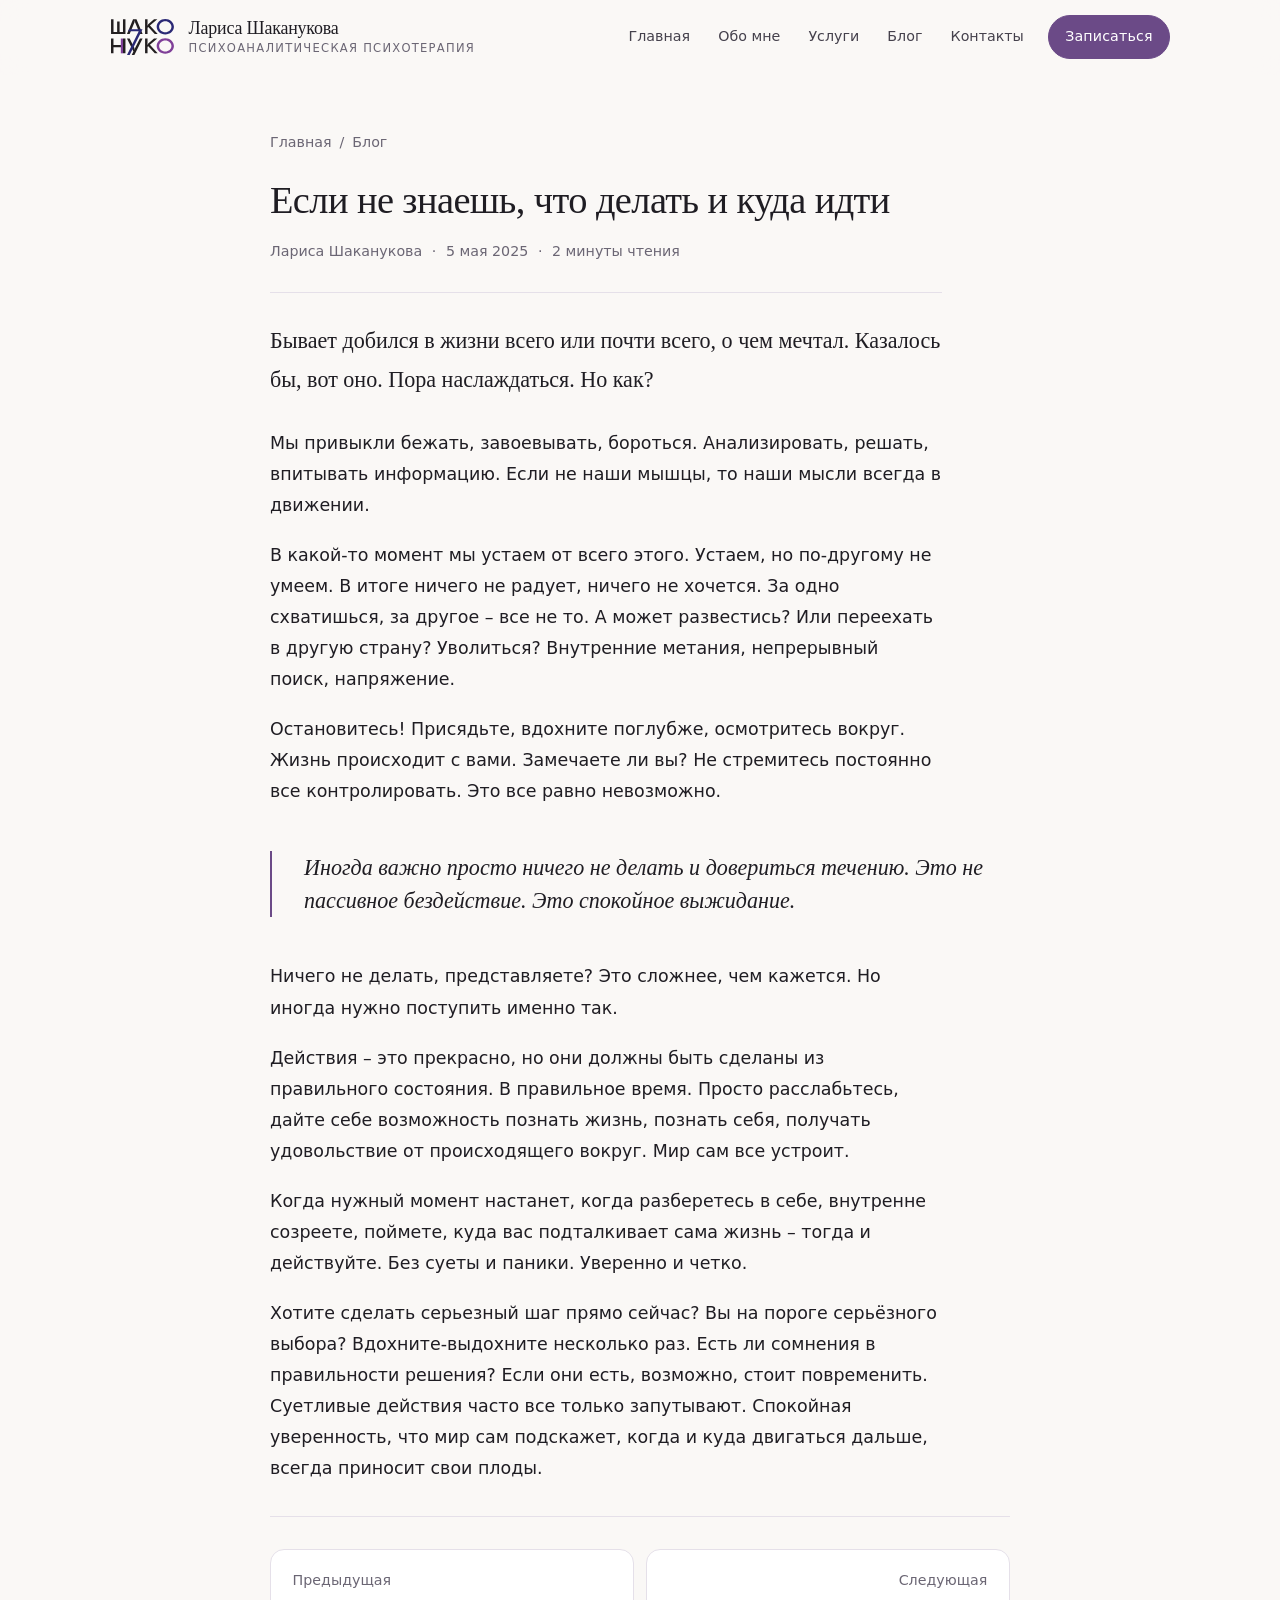
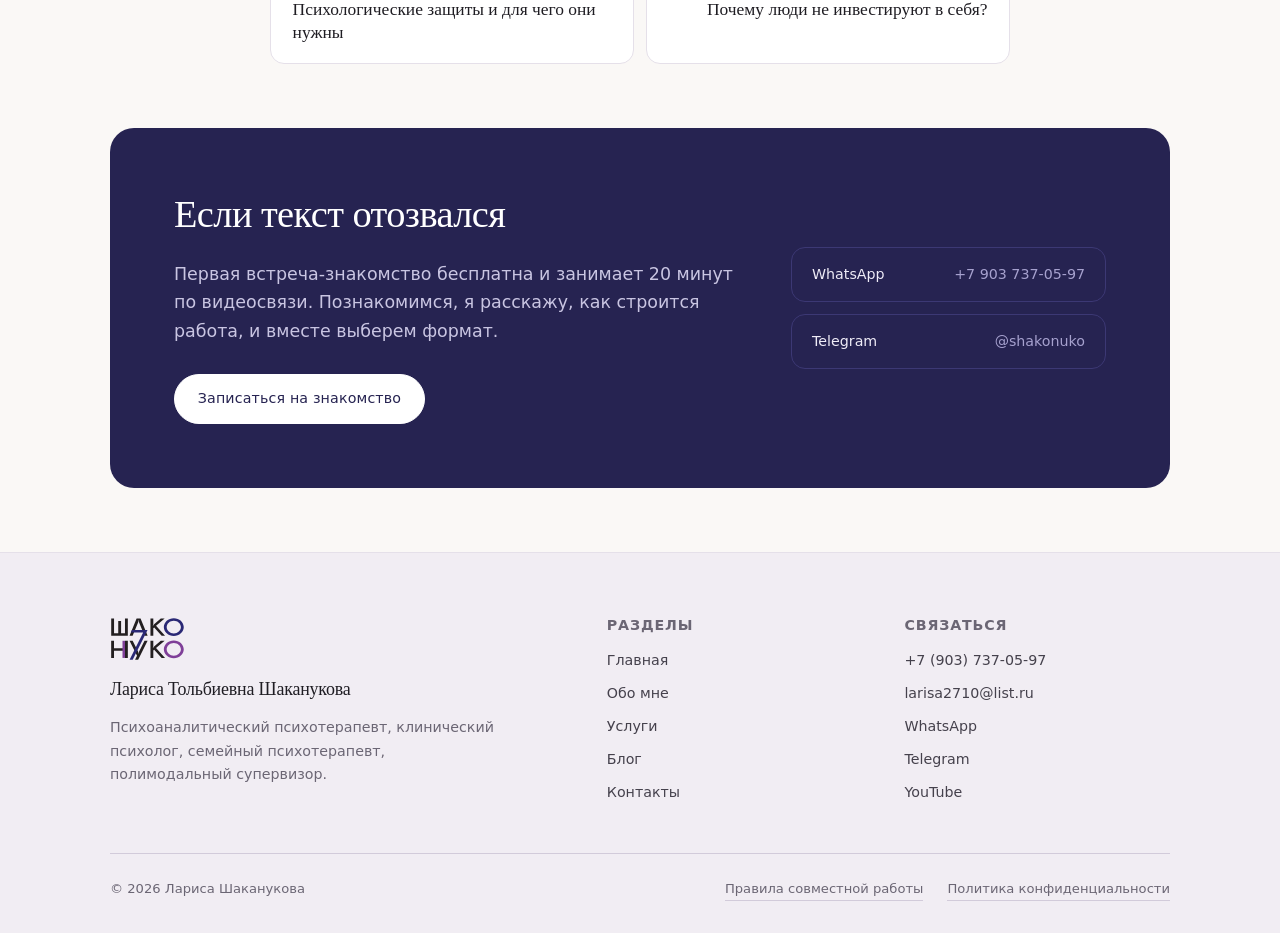
<file: blog/esli-ne-znaesh-chto-delat-i-kuda-idti.html>
<!doctype html>
<html lang="ru">
<head>
<meta charset="utf-8">
<meta name="viewport" content="width=device-width, initial-scale=1">
<title>Если не знаешь, что делать и куда идти — Лариса Шаканукова</title>
<meta name="description" content="О состоянии, когда достигнуто почти всё, о чём мечтал, а радости нет. Почему иногда правильное действие — это спокойное выжидание, а не новый рывок.">
<link rel="canonical" href="https://shakonuko.com/blog/esli-ne-znaesh-chto-delat-i-kuda-idti.html">
<meta name="robots" content="index, follow, max-image-preview:large, max-snippet:-1">
<meta name="author" content="Шаканукова Лариса Тольбиевна">
<meta property="og:type" content="article">
<meta property="article:published_time" content="2025-05-05T12:16:37">
<meta property="article:modified_time" content="2025-05-14T14:42:06">
<meta property="og:url" content="https://shakonuko.com/blog/esli-ne-znaesh-chto-delat-i-kuda-idti.html">
<meta property="og:site_name" content="Шаканукова Лариса Тольбиевна">
<meta property="og:title" content="Если не знаешь, что делать и куда идти — Лариса Шаканукова">
<meta property="og:description" content="О состоянии, когда достигнуто почти всё, о чём мечтал, а радости нет. Почему иногда правильное действие — это спокойное выжидание, а не новый рывок.">
<meta property="og:image" content="https://shakonuko.com/assets/img/og-image.jpg">
<meta property="og:image:width" content="1200">
<meta property="og:image:height" content="630">
<meta property="og:locale" content="ru_RU">
<meta name="twitter:card" content="summary_large_image">
<meta name="twitter:title" content="Если не знаешь, что делать и куда идти — Лариса Шаканукова">
<meta name="twitter:description" content="О состоянии, когда достигнуто почти всё, о чём мечтал, а радости нет. Почему иногда правильное действие — это спокойное выжидание, а не новый рывок.">
<meta name="twitter:image" content="https://shakonuko.com/assets/img/og-image.jpg">
<!-- build:head -->
<meta name="theme-color" content="#FAF8F6">
<link rel="icon" href="../assets/img/logo.svg" type="image/svg+xml">
<link rel="apple-touch-icon" href="../assets/img/apple-touch-icon.png">
<link rel="stylesheet" href="../assets/css/style.css">
<script>document.documentElement.classList.add("js")</script>
<!-- /build:head -->
</head>
<body>
<!-- build:header -->
<a class="skip-link" href="#main">Перейти к содержимому</a>

<header class="header">
  <div class="container header__inner">
    <a class="brand" href="../" aria-label="Шаканукова Лариса Тольбиевна — на главную">
      <img class="brand__logo" src="../assets/img/logo.svg" alt="" width="65" height="38">
      <span class="brand__text">
        <span class="brand__name">Лариса Шаканукова</span>
        <span class="brand__role">Психоаналитическая психотерапия</span>
      </span>
    </a>
    <button class="nav-toggle" type="button" aria-expanded="false" aria-controls="site-nav">
      <span class="visually-hidden">Меню</span>
      <span class="nav-toggle__box" aria-hidden="true"><span></span><span></span></span>
    </button>
    <nav class="nav" id="site-nav" aria-label="Основная навигация">
      <p class="nav__head">Меню</p>
      <a class="nav__link" href="../">Главная</a>
      <a class="nav__link" href="../about.html">Обо мне</a>
      <a class="nav__link" href="../services.html">Услуги</a>
      <a class="nav__link" href="../blog/">Блог</a>
      <a class="nav__link" href="../contacts.html">Контакты</a>
      <a class="btn btn--sm" href="../contacts.html">Записаться</a>
    </nav>
    <a class="btn btn--sm btn--header" href="../contacts.html">Записаться</a>
  </div>
</header>
<div class="nav-backdrop" hidden></div>
<!-- /build:header -->

<main id="main">
<article class="article">
  <div class="container container--narrow">
    <nav class="crumbs" aria-label="Хлебные крошки"><a href="../">Главная</a> <span>/</span> <a href="./">Блог</a></nav>
    <h1>Если не знаешь, что делать и куда идти</h1>
<!-- build:post-meta -->
    <p class="article__meta"><span>Лариса Шаканукова</span><span aria-hidden="true">·</span><time datetime="2025-05-05">5 мая 2025</time><span aria-hidden="true">·</span><span>2 минуты чтения</span></p>
<!-- /build:post-meta -->
    <p class="article__lead">Бывает добился в жизни всего или почти всего, о чем мечтал. Казалось бы, вот оно. Пора наслаждаться. Но как?</p>
    <p>Мы привыкли бежать, завоевывать, бороться. Анализировать, решать, впитывать информацию. Если не наши мышцы, то наши мысли всегда в движении.</p>
    <p>В какой-то момент мы устаем от всего этого. Устаем, но по-другому не умеем. В итоге ничего не радует, ничего не хочется. За одно схватишься, за другое – все не то. А может развестись? Или переехать в другую страну? Уволиться? Внутренние метания, непрерывный поиск, напряжение.</p>
    <p>Остановитесь! Присядьте, вдохните поглубже, осмотритесь вокруг. Жизнь происходит с вами. Замечаете ли вы? Не стремитесь постоянно все контролировать. Это все равно невозможно.</p>
    <blockquote class="pull">Иногда важно просто ничего не делать и довериться течению. Это не пассивное бездействие. Это спокойное выжидание.</blockquote>
    <p>Ничего не делать, представляете? Это сложнее, чем кажется. Но иногда нужно поступить именно так.</p>
    <p>Действия – это прекрасно, но они должны быть сделаны из правильного состояния. В правильное время. Просто расслабьтесь, дайте себе возможность познать жизнь, познать себя, получать удовольствие от происходящего вокруг. Мир сам все устроит.</p>
    <p>Когда нужный момент настанет, когда разберетесь в себе, внутренне созреете, поймете, куда вас подталкивает сама жизнь – тогда и действуйте. Без суеты и паники. Уверенно и четко.</p>
    <p>Хотите сделать серьезный шаг прямо сейчас? Вы на пороге серьёзного выбора? Вдохните-выдохните несколько раз. Есть ли сомнения в правильности решения? Если они есть, возможно, стоит повременить. Суетливые действия часто все только запутывают. Спокойная уверенность, что мир сам подскажет, когда и куда двигаться дальше, всегда приносит свои плоды.</p>
  </div>
</article>
<div class="container container--narrow">
<!-- build:post-nav -->
  <nav class="post-nav" aria-label="Другие статьи">
    <a class="post-nav__item" href="psihologicheskie-zashchity.html"><span>Предыдущая</span><strong>Психологические защиты и для чего они нужны</strong></a>
    <a class="post-nav__item post-nav__item--next" href="pochemu-lyudi-ne-investiruyut-v-sebya.html"><span>Следующая</span><strong>Почему люди не инвестируют в себя?</strong></a>
  </nav>
<!-- /build:post-nav -->
</div>
<section class="section section--tight">
  <div class="container">
    <div class="cta reveal">
      <div class="cta__grid">
        <div>
          <h2>Если текст отозвался</h2>
          <p>Первая встреча-знакомство бесплатна и занимает 20 минут по видеосвязи. Познакомимся, я расскажу, как строится работа, и вместе выберем формат.</p>
          <div class="btn-row btn-row--spaced">
            <a class="btn btn--light" href="../contacts.html">Записаться на знакомство</a>
          </div>
        </div>
        <div class="cta__links">
          <a class="cta__link" href="https://wa.me/79037370597"><span>WhatsApp</span><span>+7 903 737-05-97</span></a>
          <a class="cta__link" href="https://t.me/shakonuko"><span>Telegram</span><span>@shakonuko</span></a>
        </div>
      </div>
    </div>
  </div>
</section>
</main>

<!-- build:footer -->
<footer class="footer">
  <div class="container">
    <div class="footer__grid">
      <div class="footer__brand">
        <img class="footer__logo" src="../assets/img/logo.svg" alt="" width="82" height="48" loading="lazy" decoding="async">
        <span class="brand__name">Лариса Тольбиевна Шаканукова</span>
        <p>Психоаналитический психотерапевт, клинический психолог, семейный психотерапевт, полимодальный супервизор.</p>
      </div>
      <div>
        <h4>Разделы</h4>
        <div class="footer__links">
          <a href="../">Главная</a>
          <a href="../about.html">Обо мне</a>
          <a href="../services.html">Услуги</a>
          <a href="../blog/">Блог</a>
          <a href="../contacts.html">Контакты</a>
        </div>
      </div>
      <div>
        <h4>Связаться</h4>
        <div class="footer__links">
          <a href="tel:+79037370597">+7 (903) 737-05-97</a>
          <a href="mailto:larisa2710@list.ru">larisa2710@list.ru</a>
          <a href="https://wa.me/79037370597">WhatsApp</a>
          <a href="https://t.me/shakonuko">Telegram</a>
          <a href="https://www.youtube.com/channel/UCW1QNT4Y2Eg1XWxVhWE3bKg/featured">YouTube</a>
        </div>
      </div>
    </div>
    <div class="footer__bottom">
      <span>© <span data-year>2025</span> Лариса Шаканукова</span>
      <span class="footer__legal"><a href="../services.html#rules">Правила совместной работы</a><a href="../privacy.html">Политика конфиденциальности</a></span>
    </div>
  </div>
</footer>

<div class="mobile-bar" role="group" aria-label="Быстрые действия">
  <a class="mobile-bar__link" href="https://wa.me/79037370597" aria-label="Написать в WhatsApp">
    <svg viewBox="0 0 24 24" aria-hidden="true" focusable="false"><path fill="currentColor" d="M12.04 2c-5.46 0-9.91 4.45-9.91 9.91 0 1.75.46 3.45 1.32 4.95L2 22l5.25-1.38a9.9 9.9 0 0 0 4.79 1.22h.01c5.46 0 9.91-4.45 9.91-9.91 0-2.65-1.03-5.14-2.9-7.01A9.82 9.82 0 0 0 12.04 2Zm0 18.15h-.01a8.2 8.2 0 0 1-4.19-1.15l-.3-.18-3.12.82.83-3.04-.2-.31a8.2 8.2 0 0 1-1.26-4.38c0-4.54 3.7-8.23 8.25-8.23 2.2 0 4.27.86 5.83 2.41a8.18 8.18 0 0 1 2.41 5.83c0 4.54-3.7 8.23-8.24 8.23Zm4.52-6.16c-.25-.12-1.47-.72-1.69-.81-.23-.08-.39-.12-.56.13-.17.24-.64.8-.79.97-.14.16-.29.19-.54.06-.25-.12-1.05-.39-1.99-1.23-.74-.66-1.23-1.47-1.38-1.72-.14-.25-.01-.38.11-.5.11-.11.25-.29.37-.43.12-.15.16-.25.25-.41.08-.17.04-.31-.02-.43-.06-.12-.56-1.34-.76-1.84-.2-.48-.4-.42-.56-.43h-.47c-.17 0-.43.06-.66.31-.23.25-.86.85-.86 2.07 0 1.22.89 2.4 1.01 2.56.12.17 1.75 2.67 4.23 3.74.59.26 1.05.41 1.41.52.59.19 1.13.16 1.56.1.47-.07 1.47-.6 1.67-1.18.21-.58.21-1.07.15-1.18-.06-.11-.22-.17-.47-.29Z"/></svg>
    <span>WhatsApp</span>
  </a>
  <a class="mobile-bar__link" href="https://t.me/shakonuko" aria-label="Написать в Telegram">
    <svg viewBox="0 0 24 24" aria-hidden="true" focusable="false"><path fill="currentColor" d="M21.94 4.6 18.9 19.1c-.23 1.02-.84 1.27-1.7.79l-4.7-3.47-2.27 2.19c-.25.25-.46.46-.94.46l.34-4.8 8.72-7.88c.38-.34-.08-.53-.59-.19L6.98 13.1l-4.64-1.45c-1.01-.32-1.03-1.01.21-1.5l18.15-7c.84-.31 1.58.19 1.24 1.45Z"/></svg>
    <span>Telegram</span>
  </a>
  <a class="mobile-bar__link mobile-bar__link--primary" href="../contacts.html"><span>Записаться</span></a>
</div>
<!-- /build:footer -->

<!-- build:post-ld -->
<script type="application/ld+json">
{
 "@context": "https://schema.org",
 "@graph": [
  {
   "@type": "BlogPosting",
   "@id": "https://shakonuko.com/blog/esli-ne-znaesh-chto-delat-i-kuda-idti.html#post",
   "headline": "Если не знаешь, что делать и куда идти",
   "description": "О состоянии, когда достигнуто почти всё, о чём мечтал, а радости нет. Почему иногда правильное действие — это спокойное выжидание, а не новый рывок.",
   "inLanguage": "ru-RU",
   "url": "https://shakonuko.com/blog/esli-ne-znaesh-chto-delat-i-kuda-idti.html",
   "image": "https://shakonuko.com/assets/img/og-image.jpg",
   "datePublished": "2025-05-05T12:16:37",
   "dateModified": "2025-05-14T14:42:06",
   "wordCount": 252,
   "timeRequired": "PT2M",
   "author": {
    "@type": "Person",
    "@id": "https://shakonuko.com/#person",
    "name": "Шаканукова Лариса Тольбиевна",
    "url": "https://shakonuko.com/about.html"
   },
   "publisher": {
    "@id": "https://shakonuko.com/#person"
   },
   "mainEntityOfPage": {
    "@type": "WebPage",
    "@id": "https://shakonuko.com/blog/esli-ne-znaesh-chto-delat-i-kuda-idti.html"
   },
   "isPartOf": {
    "@type": "Blog",
    "@id": "https://shakonuko.com/blog/#blog"
   }
  },
  {
   "@type": "BreadcrumbList",
   "itemListElement": [
    {
     "@type": "ListItem",
     "position": 1,
     "name": "Главная",
     "item": "https://shakonuko.com/"
    },
    {
     "@type": "ListItem",
     "position": 2,
     "name": "Блог",
     "item": "https://shakonuko.com/blog/"
    },
    {
     "@type": "ListItem",
     "position": 3,
     "name": "Если не знаешь, что делать и куда идти",
     "item": "https://shakonuko.com/blog/esli-ne-znaesh-chto-delat-i-kuda-idti.html"
    }
   ]
  }
 ]
}
</script>
<!-- /build:post-ld -->
<script src="../assets/js/main.js" defer></script>
</body>
</html>
</file>
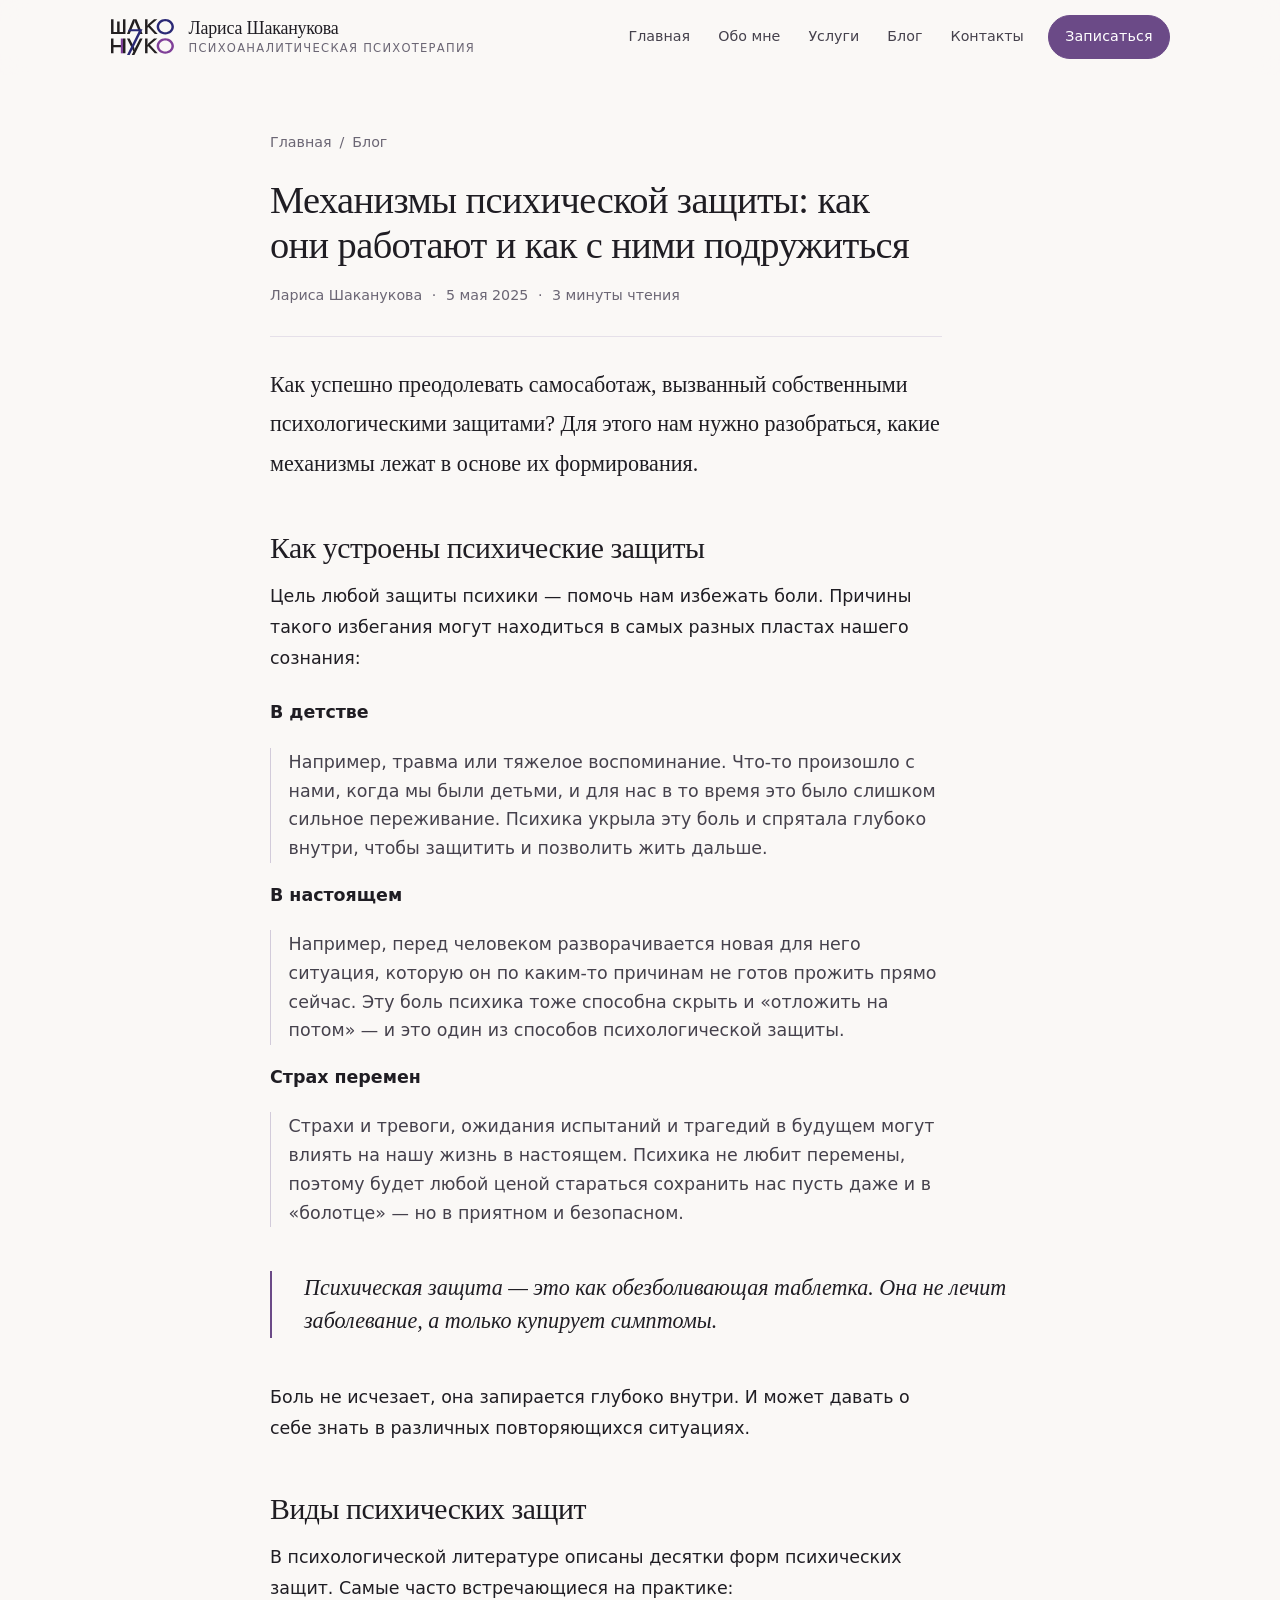
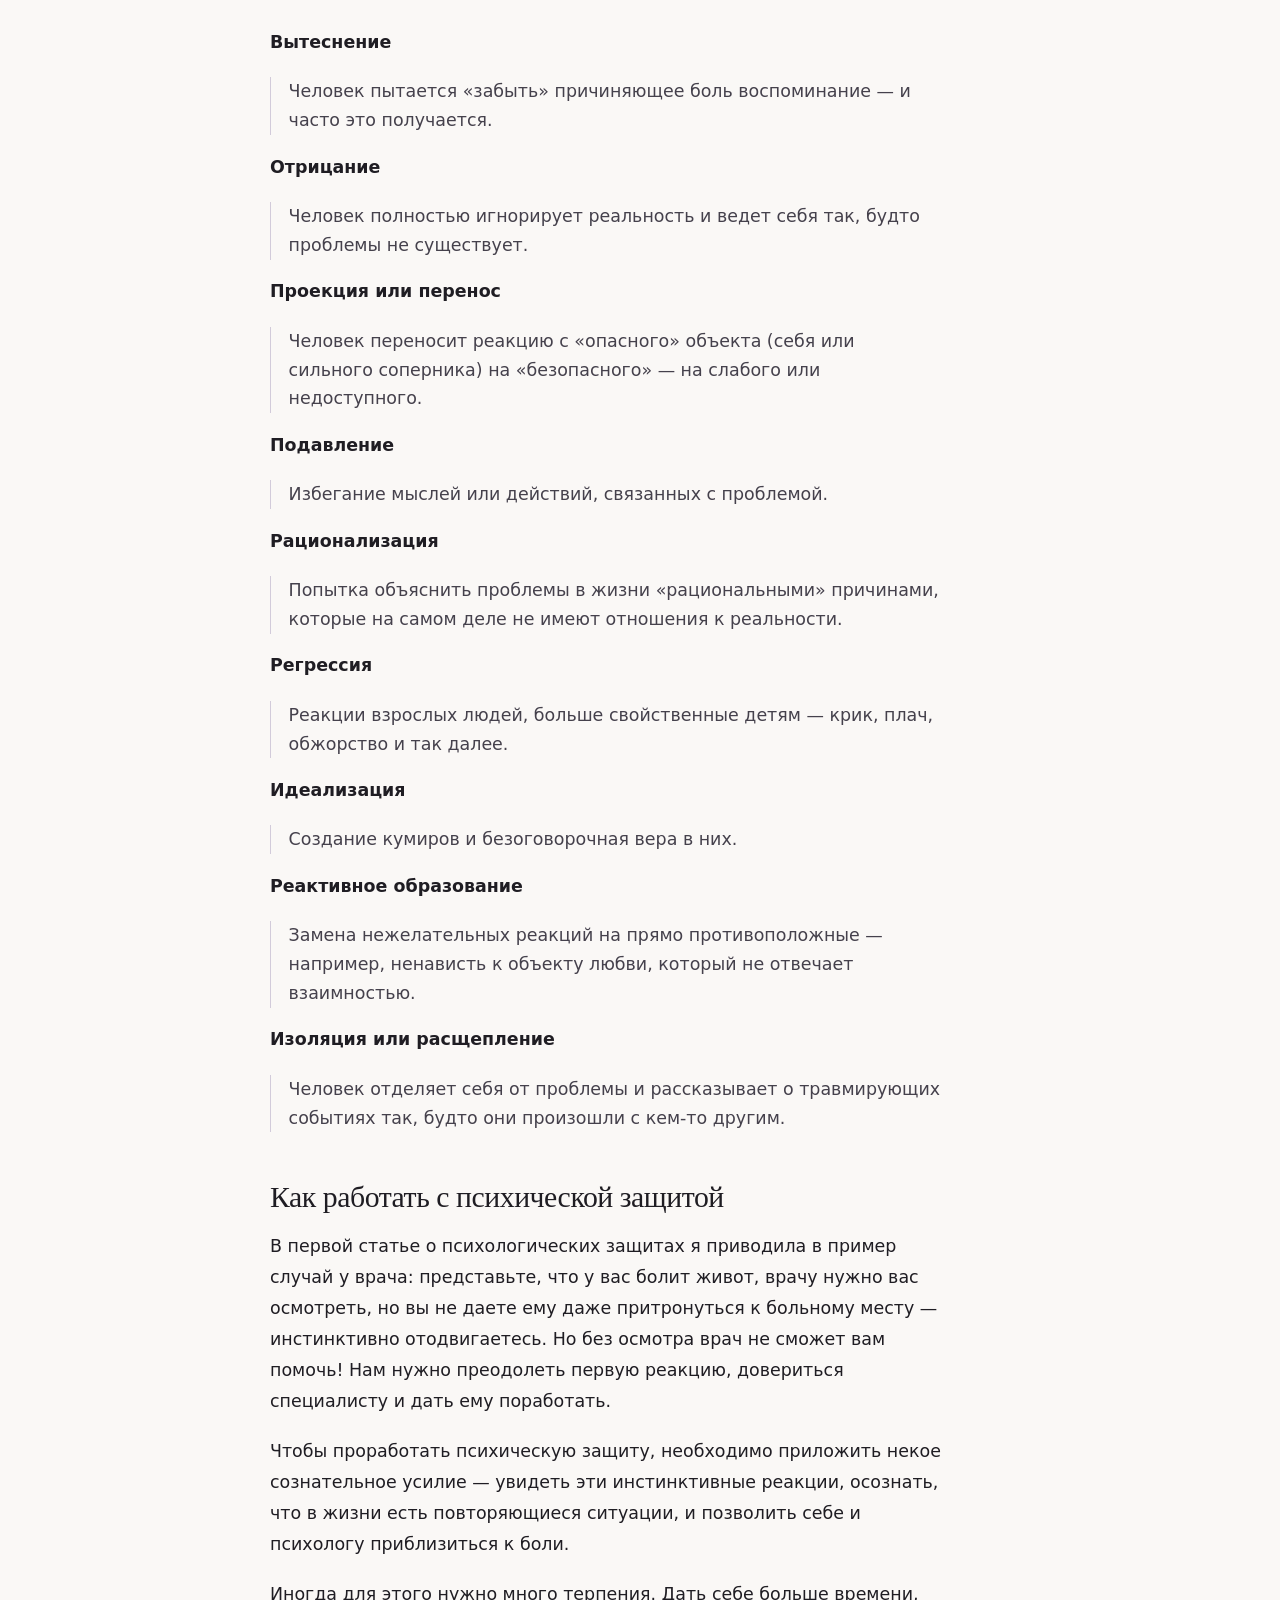
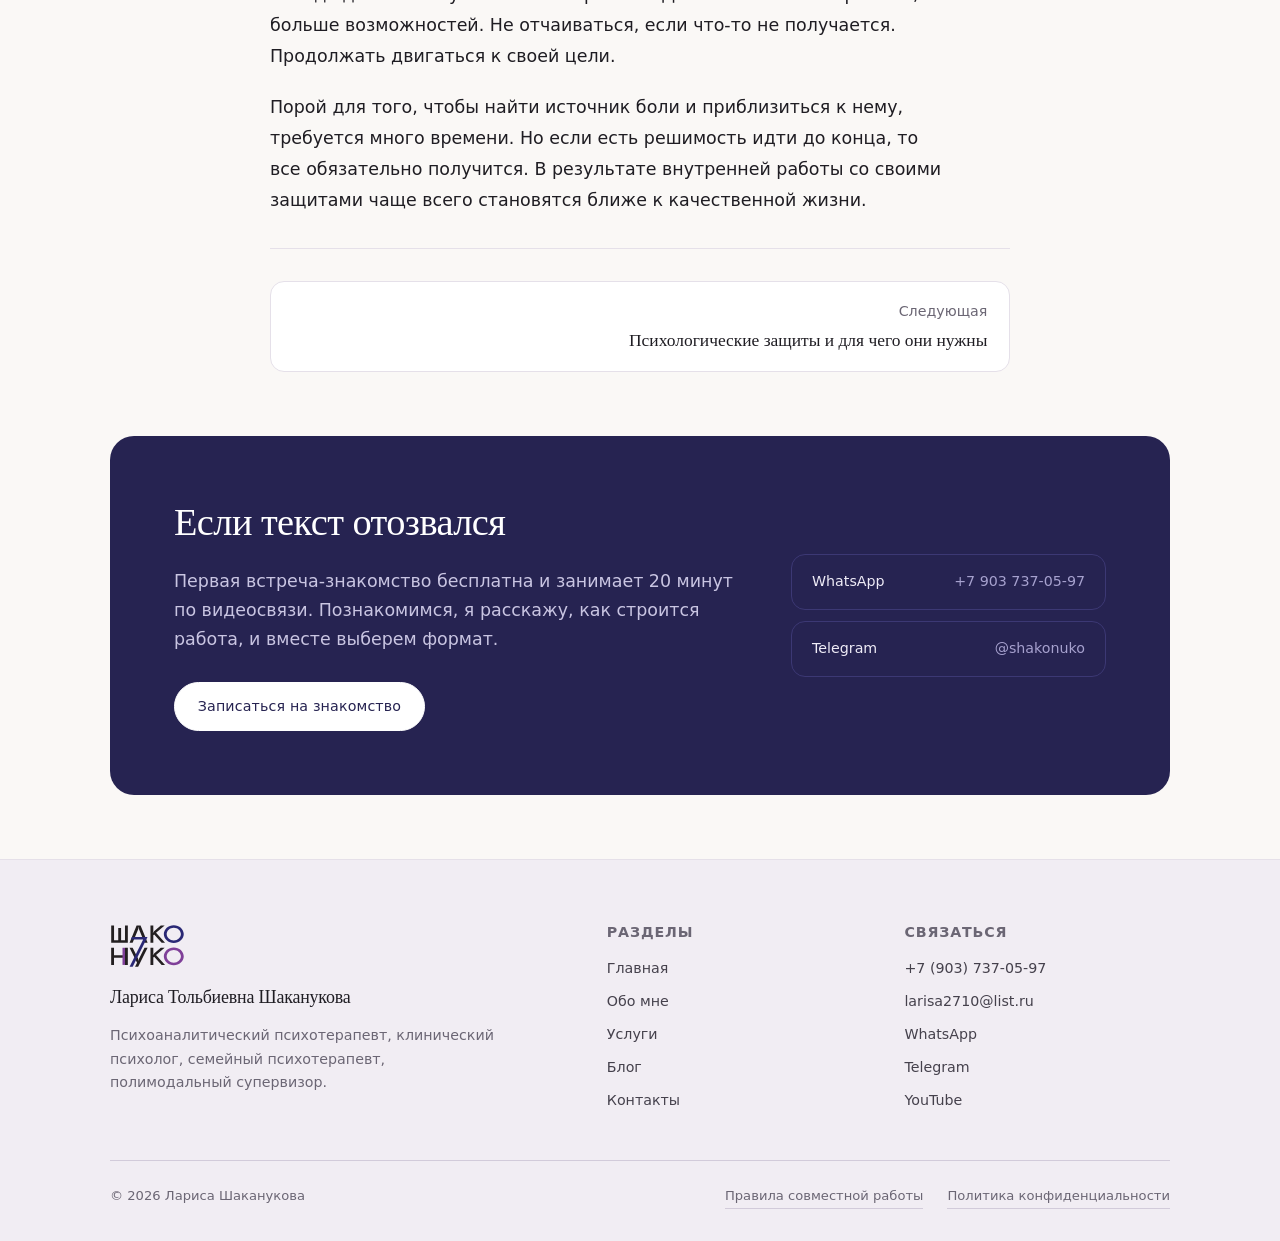
<file: blog/mehanizmy-psihicheskoy-zashchity.html>
<!doctype html>
<html lang="ru">
<head>
<meta charset="utf-8">
<meta name="viewport" content="width=device-width, initial-scale=1">
<title>Механизмы психической защиты: как они работают и как с ними подружиться — Лариса Шаканукова</title>
<meta name="description" content="Откуда берутся психические защиты, какими они бывают — вытеснение, отрицание, проекция, рационализация, регрессия — и что нужно, чтобы с ними работать.">
<link rel="canonical" href="https://shakonuko.com/blog/mehanizmy-psihicheskoy-zashchity.html">
<meta name="robots" content="index, follow, max-image-preview:large, max-snippet:-1">
<meta name="author" content="Шаканукова Лариса Тольбиевна">
<meta property="og:type" content="article">
<meta property="article:published_time" content="2025-05-05T12:15:46">
<meta property="article:modified_time" content="2025-11-09T17:12:42">
<meta property="og:url" content="https://shakonuko.com/blog/mehanizmy-psihicheskoy-zashchity.html">
<meta property="og:site_name" content="Шаканукова Лариса Тольбиевна">
<meta property="og:title" content="Механизмы психической защиты: как они работают и как с ними подружиться — Лариса Шаканукова">
<meta property="og:description" content="Откуда берутся психические защиты, какими они бывают — вытеснение, отрицание, проекция, рационализация, регрессия — и что нужно, чтобы с ними работать.">
<meta property="og:image" content="https://shakonuko.com/assets/img/og-image.jpg">
<meta property="og:image:width" content="1200">
<meta property="og:image:height" content="630">
<meta property="og:locale" content="ru_RU">
<meta name="twitter:card" content="summary_large_image">
<meta name="twitter:title" content="Механизмы психической защиты: как они работают и как с ними подружиться — Лариса Шаканукова">
<meta name="twitter:description" content="Откуда берутся психические защиты, какими они бывают — вытеснение, отрицание, проекция, рационализация, регрессия — и что нужно, чтобы с ними работать.">
<meta name="twitter:image" content="https://shakonuko.com/assets/img/og-image.jpg">
<!-- build:head -->
<meta name="theme-color" content="#FAF8F6">
<link rel="icon" href="../assets/img/logo.svg" type="image/svg+xml">
<link rel="apple-touch-icon" href="../assets/img/apple-touch-icon.png">
<link rel="stylesheet" href="../assets/css/style.css">
<script>document.documentElement.classList.add("js")</script>
<!-- /build:head -->
</head>
<body>
<!-- build:header -->
<a class="skip-link" href="#main">Перейти к содержимому</a>

<header class="header">
  <div class="container header__inner">
    <a class="brand" href="../" aria-label="Шаканукова Лариса Тольбиевна — на главную">
      <img class="brand__logo" src="../assets/img/logo.svg" alt="" width="65" height="38">
      <span class="brand__text">
        <span class="brand__name">Лариса Шаканукова</span>
        <span class="brand__role">Психоаналитическая психотерапия</span>
      </span>
    </a>
    <button class="nav-toggle" type="button" aria-expanded="false" aria-controls="site-nav">
      <span class="visually-hidden">Меню</span>
      <span class="nav-toggle__box" aria-hidden="true"><span></span><span></span></span>
    </button>
    <nav class="nav" id="site-nav" aria-label="Основная навигация">
      <p class="nav__head">Меню</p>
      <a class="nav__link" href="../">Главная</a>
      <a class="nav__link" href="../about.html">Обо мне</a>
      <a class="nav__link" href="../services.html">Услуги</a>
      <a class="nav__link" href="../blog/">Блог</a>
      <a class="nav__link" href="../contacts.html">Контакты</a>
      <a class="btn btn--sm" href="../contacts.html">Записаться</a>
    </nav>
    <a class="btn btn--sm btn--header" href="../contacts.html">Записаться</a>
  </div>
</header>
<div class="nav-backdrop" hidden></div>
<!-- /build:header -->

<main id="main">
<article class="article">
  <div class="container container--narrow">
    <nav class="crumbs" aria-label="Хлебные крошки"><a href="../">Главная</a> <span>/</span> <a href="./">Блог</a></nav>
    <h1>Механизмы психической защиты: как они работают и как с ними подружиться</h1>
<!-- build:post-meta -->
    <p class="article__meta"><span>Лариса Шаканукова</span><span aria-hidden="true">·</span><time datetime="2025-05-05">5 мая 2025</time><span aria-hidden="true">·</span><span>3 минуты чтения</span></p>
<!-- /build:post-meta -->
    <p class="article__lead">Как успешно преодолевать самосаботаж, вызванный собственными психологическими защитами? Для этого нам нужно разобраться, какие механизмы лежат в основе их формирования.</p>
    <h2>Как устроены психические защиты</h2>
    <p>Цель любой защиты психики — помочь нам избежать боли. Причины такого избегания могут находиться в самых разных пластах нашего сознания:</p>
    <dl class="terms">
      <dt>В детстве</dt><dd>Например, травма или тяжелое воспоминание. Что-то произошло с нами, когда мы были детьми, и для нас в то время это было слишком сильное переживание. Психика укрыла эту боль и спрятала глубоко внутри, чтобы защитить и позволить жить дальше.</dd>
      <dt>В настоящем</dt><dd>Например, перед человеком разворачивается новая для него ситуация, которую он по каким-то причинам не готов прожить прямо сейчас. Эту боль психика тоже способна скрыть и «отложить на потом» — и это один из способов психологической защиты.</dd>
      <dt>Страх перемен</dt><dd>Страхи и тревоги, ожидания испытаний и трагедий в будущем могут влиять на нашу жизнь в настоящем. Психика не любит перемены, поэтому будет любой ценой стараться сохранить нас пусть даже и в «болотце» — но в приятном и безопасном.</dd>
    </dl>
    <blockquote class="pull">Психическая защита — это как обезболивающая таблетка. Она не лечит заболевание, а только купирует симптомы.</blockquote>
    <p>Боль не исчезает, она запирается глубоко внутри. И может давать о себе знать в различных повторяющихся ситуациях.</p>
    <h2>Виды психических защит</h2>
    <p>В психологической литературе описаны десятки форм психических защит. Самые часто встречающиеся на практике:</p>
    <dl class="terms">
      <dt>Вытеснение</dt><dd>Человек пытается «забыть» причиняющее боль воспоминание — и часто это получается.</dd>
      <dt>Отрицание</dt><dd>Человек полностью игнорирует реальность и ведет себя так, будто проблемы не существует.</dd>
      <dt>Проекция или перенос</dt><dd>Человек переносит реакцию с «опасного» объекта (себя или сильного соперника) на «безопасного» — на слабого или недоступного.</dd>
      <dt>Подавление</dt><dd>Избегание мыслей или действий, связанных с проблемой.</dd>
      <dt>Рационализация</dt><dd>Попытка объяснить проблемы в жизни «рациональными» причинами, которые на самом деле не имеют отношения к реальности.</dd>
      <dt>Регрессия</dt><dd>Реакции взрослых людей, больше свойственные детям — крик, плач, обжорство и так далее.</dd>
      <dt>Идеализация</dt><dd>Создание кумиров и безоговорочная вера в них.</dd>
      <dt>Реактивное образование</dt><dd>Замена нежелательных реакций на прямо противоположные — например, ненависть к объекту любви, который не отвечает взаимностью.</dd>
      <dt>Изоляция или расщепление</dt><dd>Человек отделяет себя от проблемы и рассказывает о травмирующих событиях так, будто они произошли с кем-то другим.</dd>
    </dl>
    <h2>Как работать с психической защитой</h2>
    <p>В первой статье о психологических защитах я приводила в пример случай у врача: представьте, что у вас болит живот, врачу нужно вас осмотреть, но вы не даете ему даже притронуться к больному месту — инстинктивно отодвигаетесь. Но без осмотра врач не сможет вам помочь! Нам нужно преодолеть первую реакцию, довериться специалисту и дать ему поработать.</p>
    <p>Чтобы проработать психическую защиту, необходимо приложить некое сознательное усилие — увидеть эти инстинктивные реакции, осознать, что в жизни есть повторяющиеся ситуации, и позволить себе и психологу приблизиться к боли.</p>
    <p>Иногда для этого нужно много терпения. Дать себе больше времени, больше возможностей. Не отчаиваться, если что-то не получается. Продолжать двигаться к своей цели.</p>
    <p>Порой для того, чтобы найти источник боли и приблизиться к нему, требуется много времени. Но если есть решимость идти до конца, то все обязательно получится. В результате внутренней работы со своими защитами чаще всего становятся ближе к качественной жизни.</p>
  </div>
</article>
<div class="container container--narrow">
<!-- build:post-nav -->
  <nav class="post-nav" aria-label="Другие статьи">
    <a class="post-nav__item post-nav__item--next" href="psihologicheskie-zashchity.html"><span>Следующая</span><strong>Психологические защиты и для чего они нужны</strong></a>
  </nav>
<!-- /build:post-nav -->
</div>
<section class="section section--tight">
  <div class="container">
    <div class="cta reveal">
      <div class="cta__grid">
        <div>
          <h2>Если текст отозвался</h2>
          <p>Первая встреча-знакомство бесплатна и занимает 20 минут по видеосвязи. Познакомимся, я расскажу, как строится работа, и вместе выберем формат.</p>
          <div class="btn-row btn-row--spaced">
            <a class="btn btn--light" href="../contacts.html">Записаться на знакомство</a>
          </div>
        </div>
        <div class="cta__links">
          <a class="cta__link" href="https://wa.me/79037370597"><span>WhatsApp</span><span>+7 903 737-05-97</span></a>
          <a class="cta__link" href="https://t.me/shakonuko"><span>Telegram</span><span>@shakonuko</span></a>
        </div>
      </div>
    </div>
  </div>
</section>
</main>

<!-- build:footer -->
<footer class="footer">
  <div class="container">
    <div class="footer__grid">
      <div class="footer__brand">
        <img class="footer__logo" src="../assets/img/logo.svg" alt="" width="82" height="48" loading="lazy" decoding="async">
        <span class="brand__name">Лариса Тольбиевна Шаканукова</span>
        <p>Психоаналитический психотерапевт, клинический психолог, семейный психотерапевт, полимодальный супервизор.</p>
      </div>
      <div>
        <h4>Разделы</h4>
        <div class="footer__links">
          <a href="../">Главная</a>
          <a href="../about.html">Обо мне</a>
          <a href="../services.html">Услуги</a>
          <a href="../blog/">Блог</a>
          <a href="../contacts.html">Контакты</a>
        </div>
      </div>
      <div>
        <h4>Связаться</h4>
        <div class="footer__links">
          <a href="tel:+79037370597">+7 (903) 737-05-97</a>
          <a href="mailto:larisa2710@list.ru">larisa2710@list.ru</a>
          <a href="https://wa.me/79037370597">WhatsApp</a>
          <a href="https://t.me/shakonuko">Telegram</a>
          <a href="https://www.youtube.com/channel/UCW1QNT4Y2Eg1XWxVhWE3bKg/featured">YouTube</a>
        </div>
      </div>
    </div>
    <div class="footer__bottom">
      <span>© <span data-year>2025</span> Лариса Шаканукова</span>
      <span class="footer__legal"><a href="../services.html#rules">Правила совместной работы</a><a href="../privacy.html">Политика конфиденциальности</a></span>
    </div>
  </div>
</footer>

<div class="mobile-bar" role="group" aria-label="Быстрые действия">
  <a class="mobile-bar__link" href="https://wa.me/79037370597" aria-label="Написать в WhatsApp">
    <svg viewBox="0 0 24 24" aria-hidden="true" focusable="false"><path fill="currentColor" d="M12.04 2c-5.46 0-9.91 4.45-9.91 9.91 0 1.75.46 3.45 1.32 4.95L2 22l5.25-1.38a9.9 9.9 0 0 0 4.79 1.22h.01c5.46 0 9.91-4.45 9.91-9.91 0-2.65-1.03-5.14-2.9-7.01A9.82 9.82 0 0 0 12.04 2Zm0 18.15h-.01a8.2 8.2 0 0 1-4.19-1.15l-.3-.18-3.12.82.83-3.04-.2-.31a8.2 8.2 0 0 1-1.26-4.38c0-4.54 3.7-8.23 8.25-8.23 2.2 0 4.27.86 5.83 2.41a8.18 8.18 0 0 1 2.41 5.83c0 4.54-3.7 8.23-8.24 8.23Zm4.52-6.16c-.25-.12-1.47-.72-1.69-.81-.23-.08-.39-.12-.56.13-.17.24-.64.8-.79.97-.14.16-.29.19-.54.06-.25-.12-1.05-.39-1.99-1.23-.74-.66-1.23-1.47-1.38-1.72-.14-.25-.01-.38.11-.5.11-.11.25-.29.37-.43.12-.15.16-.25.25-.41.08-.17.04-.31-.02-.43-.06-.12-.56-1.34-.76-1.84-.2-.48-.4-.42-.56-.43h-.47c-.17 0-.43.06-.66.31-.23.25-.86.85-.86 2.07 0 1.22.89 2.4 1.01 2.56.12.17 1.75 2.67 4.23 3.74.59.26 1.05.41 1.41.52.59.19 1.13.16 1.56.1.47-.07 1.47-.6 1.67-1.18.21-.58.21-1.07.15-1.18-.06-.11-.22-.17-.47-.29Z"/></svg>
    <span>WhatsApp</span>
  </a>
  <a class="mobile-bar__link" href="https://t.me/shakonuko" aria-label="Написать в Telegram">
    <svg viewBox="0 0 24 24" aria-hidden="true" focusable="false"><path fill="currentColor" d="M21.94 4.6 18.9 19.1c-.23 1.02-.84 1.27-1.7.79l-4.7-3.47-2.27 2.19c-.25.25-.46.46-.94.46l.34-4.8 8.72-7.88c.38-.34-.08-.53-.59-.19L6.98 13.1l-4.64-1.45c-1.01-.32-1.03-1.01.21-1.5l18.15-7c.84-.31 1.58.19 1.24 1.45Z"/></svg>
    <span>Telegram</span>
  </a>
  <a class="mobile-bar__link mobile-bar__link--primary" href="../contacts.html"><span>Записаться</span></a>
</div>
<!-- /build:footer -->

<!-- build:post-ld -->
<script type="application/ld+json">
{
 "@context": "https://schema.org",
 "@graph": [
  {
   "@type": "BlogPosting",
   "@id": "https://shakonuko.com/blog/mehanizmy-psihicheskoy-zashchity.html#post",
   "headline": "Механизмы психической защиты: как они работают и как с ними подружиться",
   "description": "Откуда берутся психические защиты, какими они бывают — вытеснение, отрицание, проекция, рационализация, регрессия — и что нужно, чтобы с ними работать.",
   "inLanguage": "ru-RU",
   "url": "https://shakonuko.com/blog/mehanizmy-psihicheskoy-zashchity.html",
   "image": "https://shakonuko.com/assets/img/og-image.jpg",
   "datePublished": "2025-05-05T12:15:46",
   "dateModified": "2025-11-09T17:12:42",
   "wordCount": 505,
   "timeRequired": "PT3M",
   "author": {
    "@type": "Person",
    "@id": "https://shakonuko.com/#person",
    "name": "Шаканукова Лариса Тольбиевна",
    "url": "https://shakonuko.com/about.html"
   },
   "publisher": {
    "@id": "https://shakonuko.com/#person"
   },
   "mainEntityOfPage": {
    "@type": "WebPage",
    "@id": "https://shakonuko.com/blog/mehanizmy-psihicheskoy-zashchity.html"
   },
   "isPartOf": {
    "@type": "Blog",
    "@id": "https://shakonuko.com/blog/#blog"
   }
  },
  {
   "@type": "BreadcrumbList",
   "itemListElement": [
    {
     "@type": "ListItem",
     "position": 1,
     "name": "Главная",
     "item": "https://shakonuko.com/"
    },
    {
     "@type": "ListItem",
     "position": 2,
     "name": "Блог",
     "item": "https://shakonuko.com/blog/"
    },
    {
     "@type": "ListItem",
     "position": 3,
     "name": "Механизмы психической защиты: как они работают и как с ними подружиться",
     "item": "https://shakonuko.com/blog/mehanizmy-psihicheskoy-zashchity.html"
    }
   ]
  }
 ]
}
</script>
<!-- /build:post-ld -->
<script src="../assets/js/main.js" defer></script>
</body>
</html>
</file>
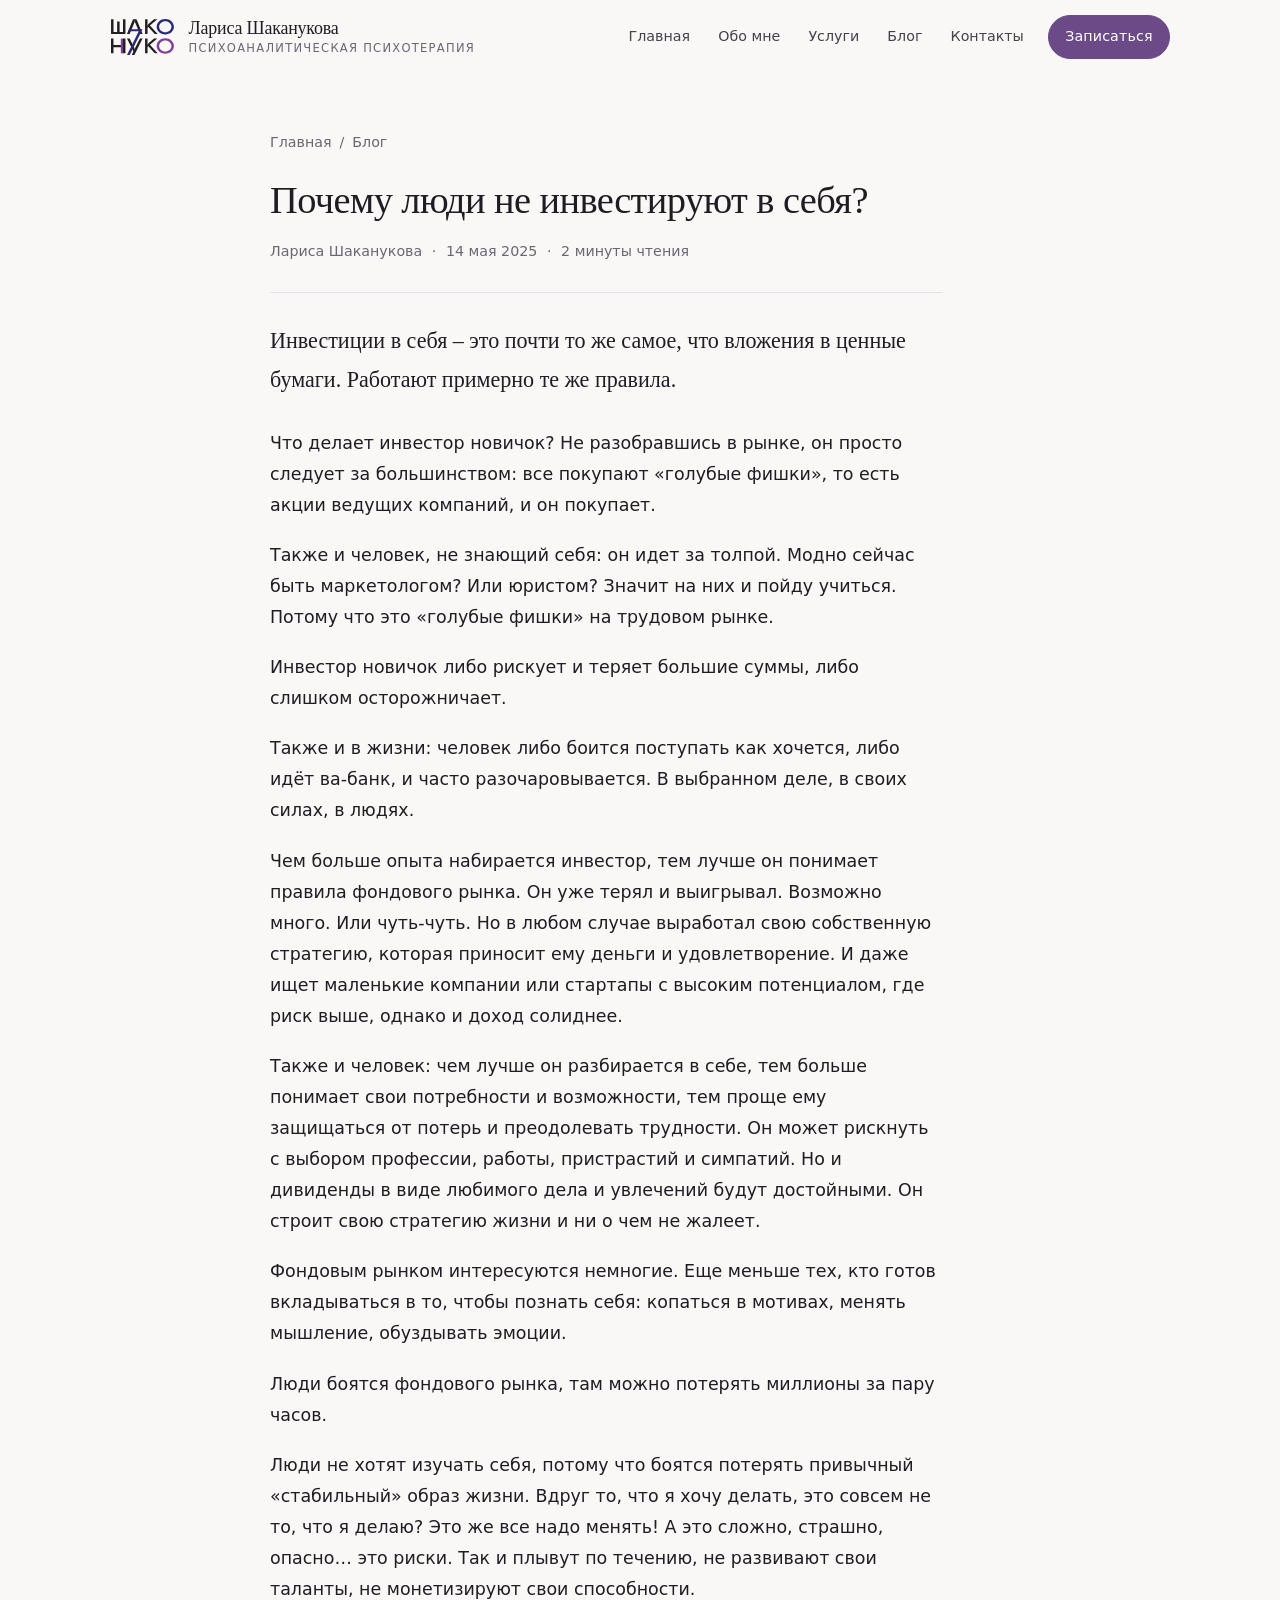
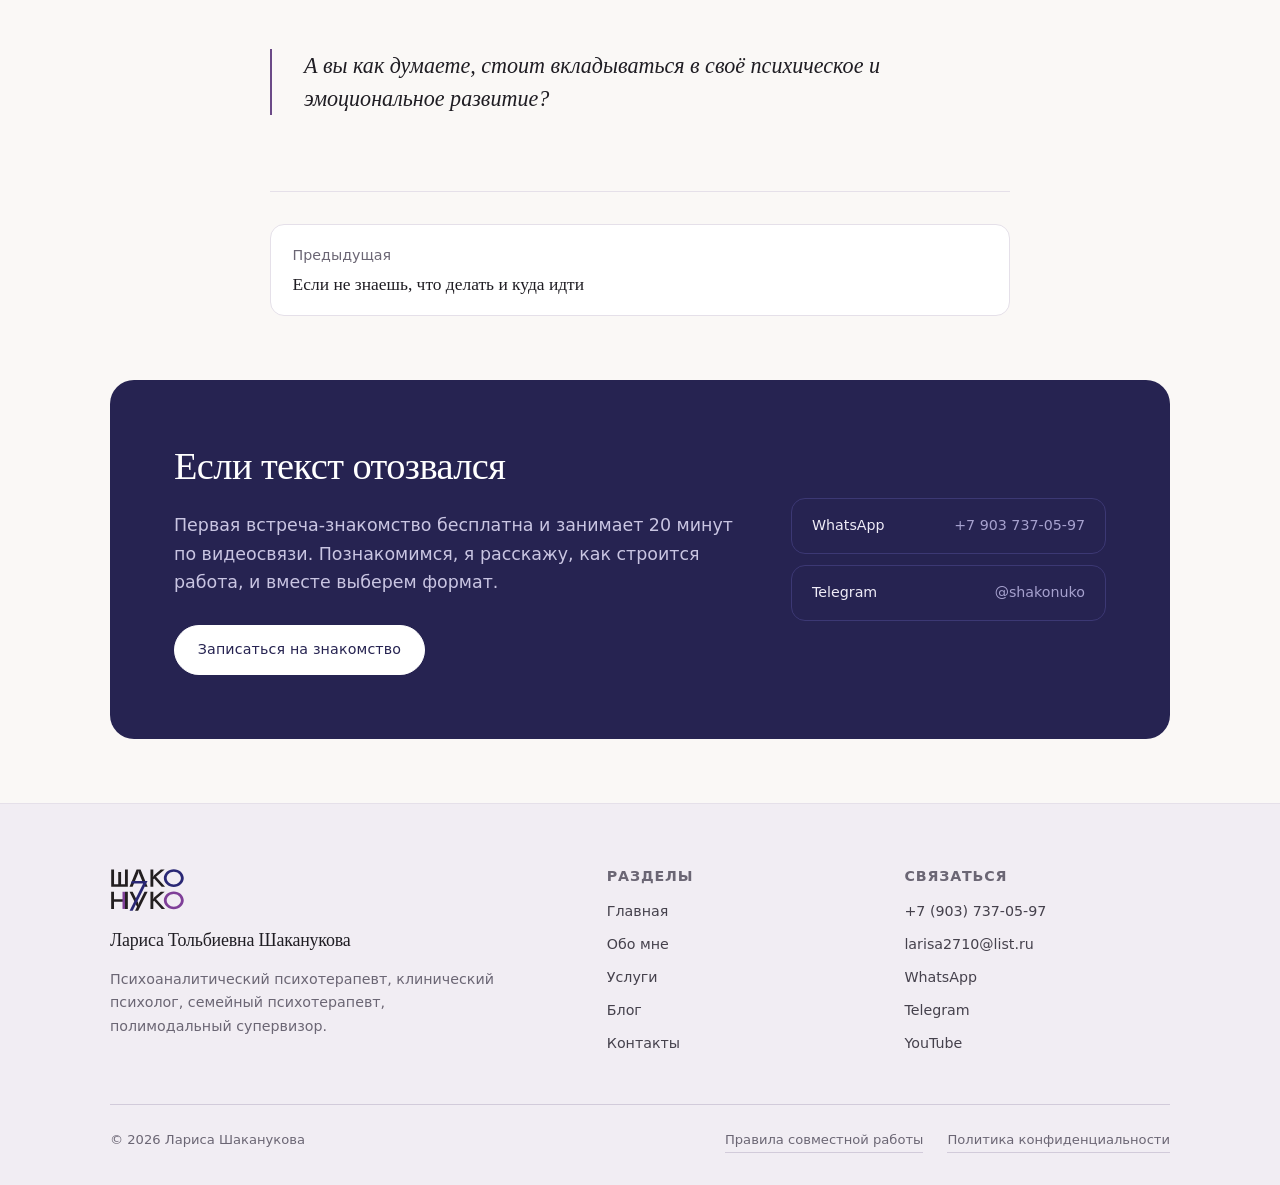
<file: blog/pochemu-lyudi-ne-investiruyut-v-sebya.html>
<!doctype html>
<html lang="ru">
<head>
<meta charset="utf-8">
<meta name="viewport" content="width=device-width, initial-scale=1">
<title>Почему люди не инвестируют в себя? — Лариса Шаканукова</title>
<meta name="description" content="Инвестиции в себя работают по правилам фондового рынка: новичок идёт за толпой, опытный строит собственную стратегию. О том, почему познавать себя страшнее, чем терять деньги.">
<link rel="canonical" href="https://shakonuko.com/blog/pochemu-lyudi-ne-investiruyut-v-sebya.html">
<meta name="robots" content="index, follow, max-image-preview:large, max-snippet:-1">
<meta name="author" content="Шаканукова Лариса Тольбиевна">
<meta property="og:type" content="article">
<meta property="article:published_time" content="2025-05-14T14:44:41">
<meta property="article:modified_time" content="2025-11-09T17:21:20">
<meta property="og:url" content="https://shakonuko.com/blog/pochemu-lyudi-ne-investiruyut-v-sebya.html">
<meta property="og:site_name" content="Шаканукова Лариса Тольбиевна">
<meta property="og:title" content="Почему люди не инвестируют в себя? — Лариса Шаканукова">
<meta property="og:description" content="Инвестиции в себя работают по правилам фондового рынка: новичок идёт за толпой, опытный строит собственную стратегию. О том, почему познавать себя страшнее, чем терять деньги.">
<meta property="og:image" content="https://shakonuko.com/assets/img/og-image.jpg">
<meta property="og:image:width" content="1200">
<meta property="og:image:height" content="630">
<meta property="og:locale" content="ru_RU">
<meta name="twitter:card" content="summary_large_image">
<meta name="twitter:title" content="Почему люди не инвестируют в себя? — Лариса Шаканукова">
<meta name="twitter:description" content="Инвестиции в себя работают по правилам фондового рынка: новичок идёт за толпой, опытный строит собственную стратегию. О том, почему познавать себя страшнее, чем терять деньги.">
<meta name="twitter:image" content="https://shakonuko.com/assets/img/og-image.jpg">
<!-- build:head -->
<meta name="theme-color" content="#FAF8F6">
<link rel="icon" href="../assets/img/logo.svg" type="image/svg+xml">
<link rel="apple-touch-icon" href="../assets/img/apple-touch-icon.png">
<link rel="stylesheet" href="../assets/css/style.css">
<script>document.documentElement.classList.add("js")</script>
<!-- /build:head -->
</head>
<body>
<!-- build:header -->
<a class="skip-link" href="#main">Перейти к содержимому</a>

<header class="header">
  <div class="container header__inner">
    <a class="brand" href="../" aria-label="Шаканукова Лариса Тольбиевна — на главную">
      <img class="brand__logo" src="../assets/img/logo.svg" alt="" width="65" height="38">
      <span class="brand__text">
        <span class="brand__name">Лариса Шаканукова</span>
        <span class="brand__role">Психоаналитическая психотерапия</span>
      </span>
    </a>
    <button class="nav-toggle" type="button" aria-expanded="false" aria-controls="site-nav">
      <span class="visually-hidden">Меню</span>
      <span class="nav-toggle__box" aria-hidden="true"><span></span><span></span></span>
    </button>
    <nav class="nav" id="site-nav" aria-label="Основная навигация">
      <p class="nav__head">Меню</p>
      <a class="nav__link" href="../">Главная</a>
      <a class="nav__link" href="../about.html">Обо мне</a>
      <a class="nav__link" href="../services.html">Услуги</a>
      <a class="nav__link" href="../blog/">Блог</a>
      <a class="nav__link" href="../contacts.html">Контакты</a>
      <a class="btn btn--sm" href="../contacts.html">Записаться</a>
    </nav>
    <a class="btn btn--sm btn--header" href="../contacts.html">Записаться</a>
  </div>
</header>
<div class="nav-backdrop" hidden></div>
<!-- /build:header -->

<main id="main">
<article class="article">
  <div class="container container--narrow">
    <nav class="crumbs" aria-label="Хлебные крошки"><a href="../">Главная</a> <span>/</span> <a href="./">Блог</a></nav>
    <h1>Почему люди не инвестируют в себя?</h1>
<!-- build:post-meta -->
    <p class="article__meta"><span>Лариса Шаканукова</span><span aria-hidden="true">·</span><time datetime="2025-05-14">14 мая 2025</time><span aria-hidden="true">·</span><span>2 минуты чтения</span></p>
<!-- /build:post-meta -->
    <p class="article__lead">Инвестиции в себя – это почти то же самое, что вложения в ценные бумаги. Работают примерно те же правила.</p>
    <p>Что делает инвестор новичок? Не разобравшись в рынке, он просто следует за большинством: все покупают «голубые фишки», то есть акции ведущих компаний, и он покупает.</p>
    <p>Также и человек, не знающий себя: он идет за толпой. Модно сейчас быть маркетологом? Или юристом? Значит на них и пойду учиться. Потому что это «голубые фишки» на трудовом рынке.</p>
    <p>Инвестор новичок либо рискует и теряет большие суммы, либо слишком осторожничает.</p>
    <p>Также и в жизни: человек либо боится поступать как хочется, либо идёт ва-банк, и часто разочаровывается. В выбранном деле, в своих силах, в людях.</p>
    <p>Чем больше опыта набирается инвестор, тем лучше он понимает правила фондового рынка. Он уже терял и выигрывал. Возможно много. Или чуть-чуть. Но в любом случае выработал свою собственную стратегию, которая приносит ему деньги и удовлетворение. И даже ищет маленькие компании или стартапы с высоким потенциалом, где риск выше, однако и доход солиднее.</p>
    <p>Также и человек: чем лучше он разбирается в себе, тем больше понимает свои потребности и возможности, тем проще ему защищаться от потерь и преодолевать трудности. Он может рискнуть с выбором профессии, работы, пристрастий и симпатий. Но и дивиденды в виде любимого дела и увлечений будут достойными. Он строит свою стратегию жизни и ни о чем не жалеет.</p>
    <p>Фондовым рынком интересуются немногие. Еще меньше тех, кто готов вкладываться в то, чтобы познать себя: копаться в мотивах, менять мышление, обуздывать эмоции.</p>
    <p>Люди боятся фондового рынка, там можно потерять миллионы за пару часов.</p>
    <p>Люди не хотят изучать себя, потому что боятся потерять привычный «стабильный» образ жизни. Вдруг то, что я хочу делать, это совсем не то, что я делаю? Это же все надо менять! А это сложно, страшно, опасно… это риски. Так и плывут по течению, не развивают свои таланты, не монетизируют свои способности.</p>
    <blockquote class="pull">А вы как думаете, стоит вкладываться в своё психическое и эмоциональное развитие?</blockquote>
  </div>
</article>
<div class="container container--narrow">
<!-- build:post-nav -->
  <nav class="post-nav" aria-label="Другие статьи">
    <a class="post-nav__item" href="esli-ne-znaesh-chto-delat-i-kuda-idti.html"><span>Предыдущая</span><strong>Если не знаешь, что делать и куда идти</strong></a>
  </nav>
<!-- /build:post-nav -->
</div>
<section class="section section--tight">
  <div class="container">
    <div class="cta reveal">
      <div class="cta__grid">
        <div>
          <h2>Если текст отозвался</h2>
          <p>Первая встреча-знакомство бесплатна и занимает 20 минут по видеосвязи. Познакомимся, я расскажу, как строится работа, и вместе выберем формат.</p>
          <div class="btn-row btn-row--spaced">
            <a class="btn btn--light" href="../contacts.html">Записаться на знакомство</a>
          </div>
        </div>
        <div class="cta__links">
          <a class="cta__link" href="https://wa.me/79037370597"><span>WhatsApp</span><span>+7 903 737-05-97</span></a>
          <a class="cta__link" href="https://t.me/shakonuko"><span>Telegram</span><span>@shakonuko</span></a>
        </div>
      </div>
    </div>
  </div>
</section>
</main>

<!-- build:footer -->
<footer class="footer">
  <div class="container">
    <div class="footer__grid">
      <div class="footer__brand">
        <img class="footer__logo" src="../assets/img/logo.svg" alt="" width="82" height="48" loading="lazy" decoding="async">
        <span class="brand__name">Лариса Тольбиевна Шаканукова</span>
        <p>Психоаналитический психотерапевт, клинический психолог, семейный психотерапевт, полимодальный супервизор.</p>
      </div>
      <div>
        <h4>Разделы</h4>
        <div class="footer__links">
          <a href="../">Главная</a>
          <a href="../about.html">Обо мне</a>
          <a href="../services.html">Услуги</a>
          <a href="../blog/">Блог</a>
          <a href="../contacts.html">Контакты</a>
        </div>
      </div>
      <div>
        <h4>Связаться</h4>
        <div class="footer__links">
          <a href="tel:+79037370597">+7 (903) 737-05-97</a>
          <a href="mailto:larisa2710@list.ru">larisa2710@list.ru</a>
          <a href="https://wa.me/79037370597">WhatsApp</a>
          <a href="https://t.me/shakonuko">Telegram</a>
          <a href="https://www.youtube.com/channel/UCW1QNT4Y2Eg1XWxVhWE3bKg/featured">YouTube</a>
        </div>
      </div>
    </div>
    <div class="footer__bottom">
      <span>© <span data-year>2025</span> Лариса Шаканукова</span>
      <span class="footer__legal"><a href="../services.html#rules">Правила совместной работы</a><a href="../privacy.html">Политика конфиденциальности</a></span>
    </div>
  </div>
</footer>

<div class="mobile-bar" role="group" aria-label="Быстрые действия">
  <a class="mobile-bar__link" href="https://wa.me/79037370597" aria-label="Написать в WhatsApp">
    <svg viewBox="0 0 24 24" aria-hidden="true" focusable="false"><path fill="currentColor" d="M12.04 2c-5.46 0-9.91 4.45-9.91 9.91 0 1.75.46 3.45 1.32 4.95L2 22l5.25-1.38a9.9 9.9 0 0 0 4.79 1.22h.01c5.46 0 9.91-4.45 9.91-9.91 0-2.65-1.03-5.14-2.9-7.01A9.82 9.82 0 0 0 12.04 2Zm0 18.15h-.01a8.2 8.2 0 0 1-4.19-1.15l-.3-.18-3.12.82.83-3.04-.2-.31a8.2 8.2 0 0 1-1.26-4.38c0-4.54 3.7-8.23 8.25-8.23 2.2 0 4.27.86 5.83 2.41a8.18 8.18 0 0 1 2.41 5.83c0 4.54-3.7 8.23-8.24 8.23Zm4.52-6.16c-.25-.12-1.47-.72-1.69-.81-.23-.08-.39-.12-.56.13-.17.24-.64.8-.79.97-.14.16-.29.19-.54.06-.25-.12-1.05-.39-1.99-1.23-.74-.66-1.23-1.47-1.38-1.72-.14-.25-.01-.38.11-.5.11-.11.25-.29.37-.43.12-.15.16-.25.25-.41.08-.17.04-.31-.02-.43-.06-.12-.56-1.34-.76-1.84-.2-.48-.4-.42-.56-.43h-.47c-.17 0-.43.06-.66.31-.23.25-.86.85-.86 2.07 0 1.22.89 2.4 1.01 2.56.12.17 1.75 2.67 4.23 3.74.59.26 1.05.41 1.41.52.59.19 1.13.16 1.56.1.47-.07 1.47-.6 1.67-1.18.21-.58.21-1.07.15-1.18-.06-.11-.22-.17-.47-.29Z"/></svg>
    <span>WhatsApp</span>
  </a>
  <a class="mobile-bar__link" href="https://t.me/shakonuko" aria-label="Написать в Telegram">
    <svg viewBox="0 0 24 24" aria-hidden="true" focusable="false"><path fill="currentColor" d="M21.94 4.6 18.9 19.1c-.23 1.02-.84 1.27-1.7.79l-4.7-3.47-2.27 2.19c-.25.25-.46.46-.94.46l.34-4.8 8.72-7.88c.38-.34-.08-.53-.59-.19L6.98 13.1l-4.64-1.45c-1.01-.32-1.03-1.01.21-1.5l18.15-7c.84-.31 1.58.19 1.24 1.45Z"/></svg>
    <span>Telegram</span>
  </a>
  <a class="mobile-bar__link mobile-bar__link--primary" href="../contacts.html"><span>Записаться</span></a>
</div>
<!-- /build:footer -->

<!-- build:post-ld -->
<script type="application/ld+json">
{
 "@context": "https://schema.org",
 "@graph": [
  {
   "@type": "BlogPosting",
   "@id": "https://shakonuko.com/blog/pochemu-lyudi-ne-investiruyut-v-sebya.html#post",
   "headline": "Почему люди не инвестируют в себя?",
   "description": "Инвестиции в себя работают по правилам фондового рынка: новичок идёт за толпой, опытный строит собственную стратегию. О том, почему познавать себя страшнее, чем терять деньги.",
   "inLanguage": "ru-RU",
   "url": "https://shakonuko.com/blog/pochemu-lyudi-ne-investiruyut-v-sebya.html",
   "image": "https://shakonuko.com/assets/img/og-image.jpg",
   "datePublished": "2025-05-14T14:44:41",
   "dateModified": "2025-11-09T17:21:20",
   "wordCount": 323,
   "timeRequired": "PT2M",
   "author": {
    "@type": "Person",
    "@id": "https://shakonuko.com/#person",
    "name": "Шаканукова Лариса Тольбиевна",
    "url": "https://shakonuko.com/about.html"
   },
   "publisher": {
    "@id": "https://shakonuko.com/#person"
   },
   "mainEntityOfPage": {
    "@type": "WebPage",
    "@id": "https://shakonuko.com/blog/pochemu-lyudi-ne-investiruyut-v-sebya.html"
   },
   "isPartOf": {
    "@type": "Blog",
    "@id": "https://shakonuko.com/blog/#blog"
   }
  },
  {
   "@type": "BreadcrumbList",
   "itemListElement": [
    {
     "@type": "ListItem",
     "position": 1,
     "name": "Главная",
     "item": "https://shakonuko.com/"
    },
    {
     "@type": "ListItem",
     "position": 2,
     "name": "Блог",
     "item": "https://shakonuko.com/blog/"
    },
    {
     "@type": "ListItem",
     "position": 3,
     "name": "Почему люди не инвестируют в себя?",
     "item": "https://shakonuko.com/blog/pochemu-lyudi-ne-investiruyut-v-sebya.html"
    }
   ]
  }
 ]
}
</script>
<!-- /build:post-ld -->
<script src="../assets/js/main.js" defer></script>
</body>
</html>
</file>
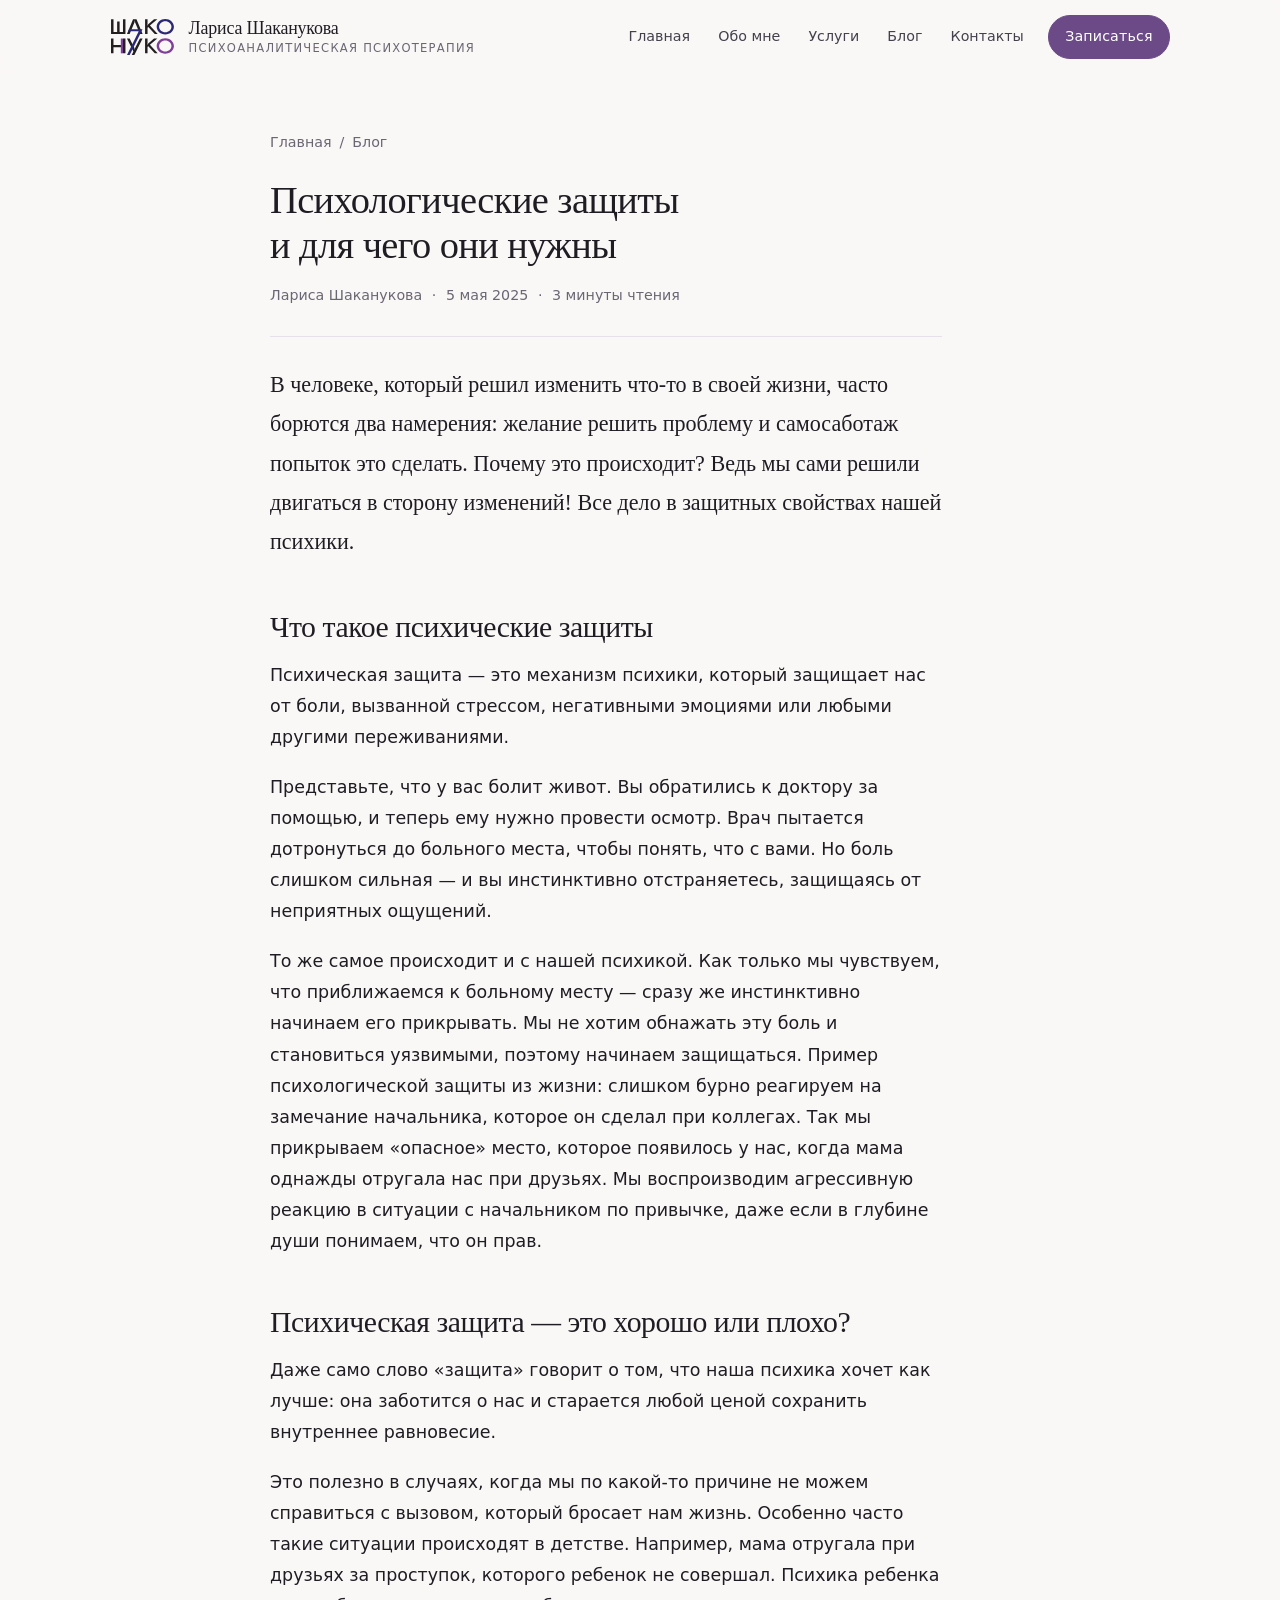
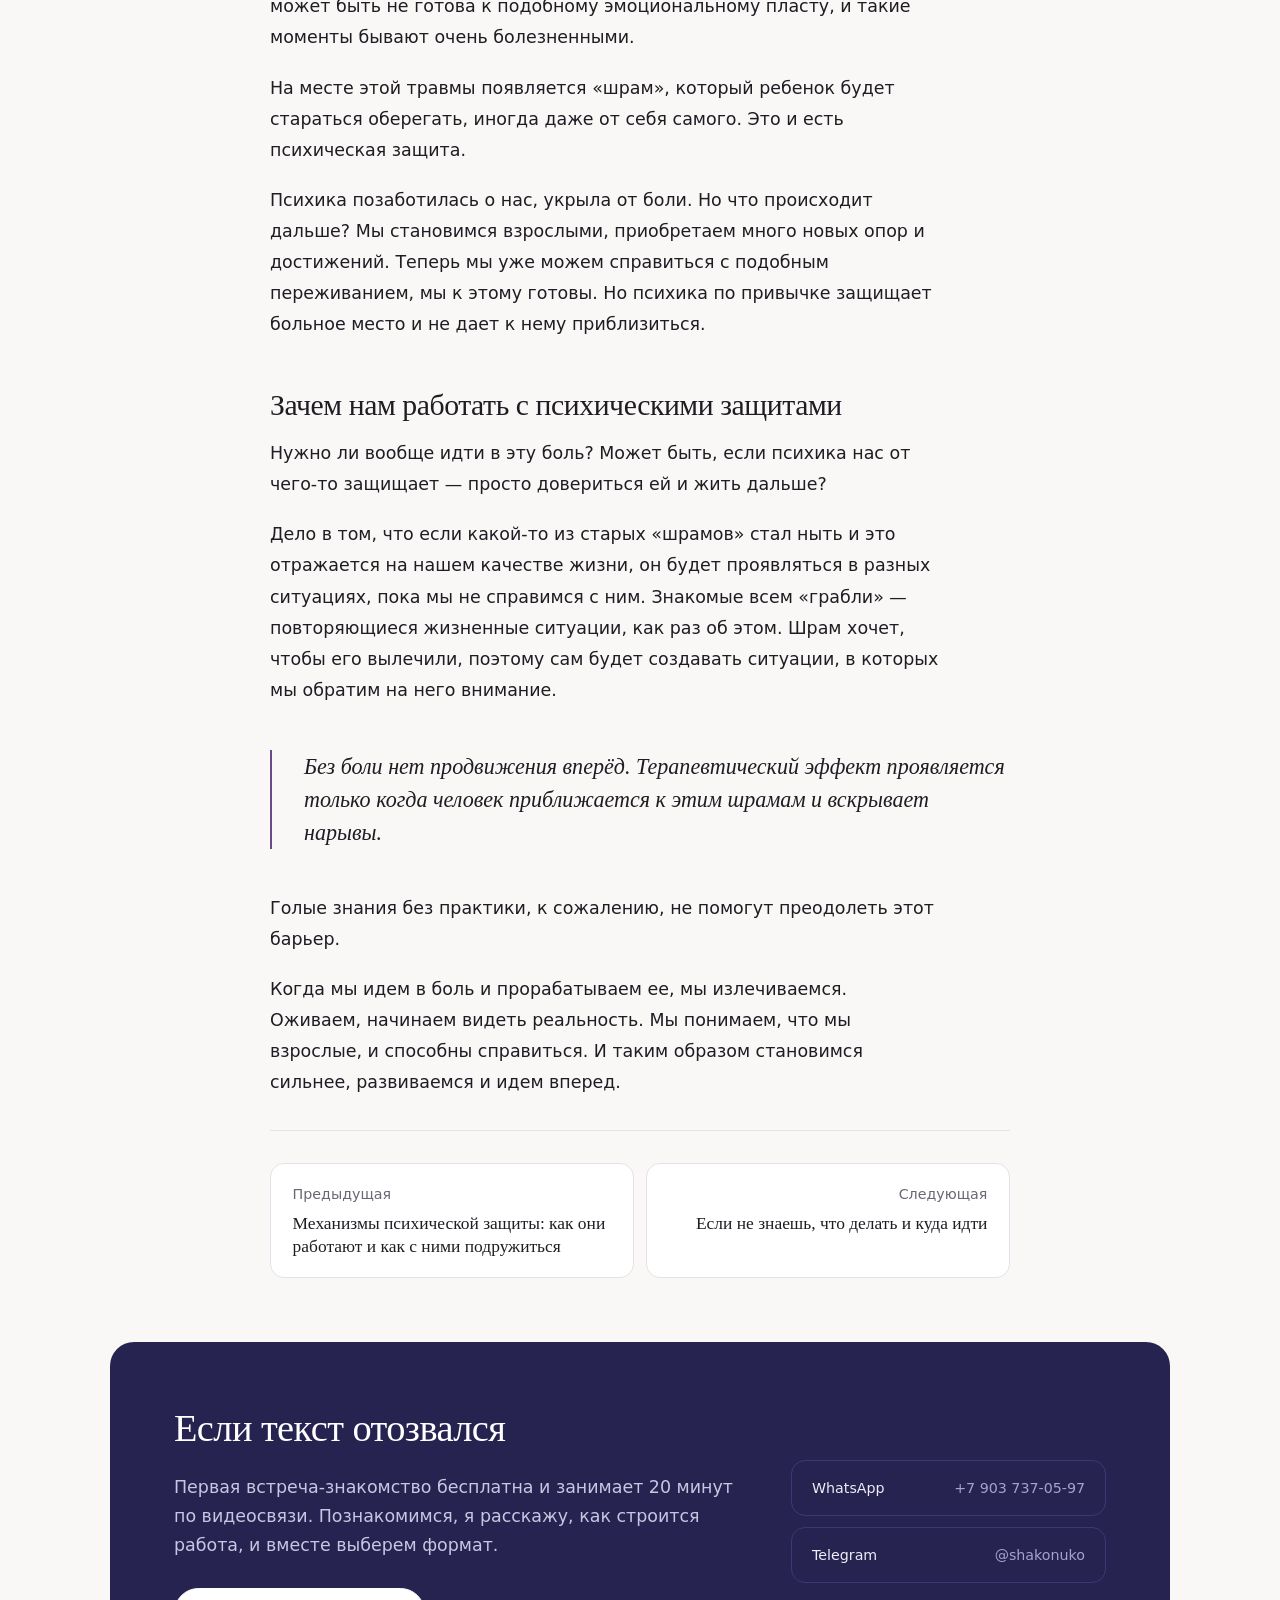
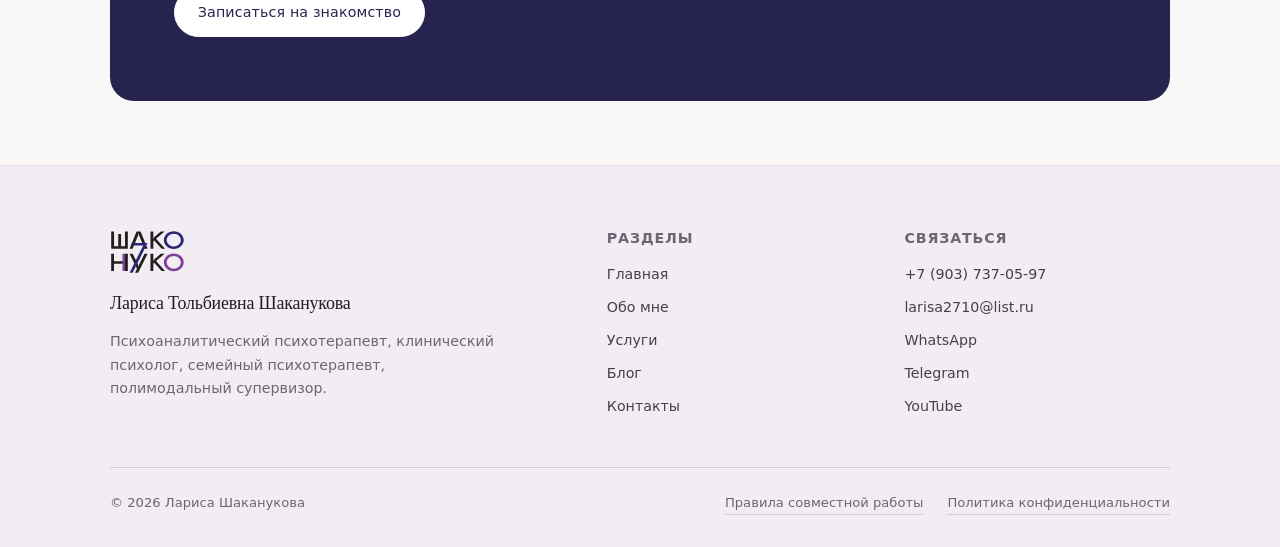
<file: blog/psihologicheskie-zashchity.html>
<!doctype html>
<html lang="ru">
<head>
<meta charset="utf-8">
<meta name="viewport" content="width=device-width, initial-scale=1">
<title>Психологические защиты и для чего они нужны — Лариса Шаканукова</title>
<meta name="description" content="Почему в человеке, решившем что-то изменить, борются желание решить проблему и самосаботаж. Что такое психическая защита, чем она полезна и зачем с ней работать.">
<link rel="canonical" href="https://shakonuko.com/blog/psihologicheskie-zashchity.html">
<meta name="robots" content="index, follow, max-image-preview:large, max-snippet:-1">
<meta name="author" content="Шаканукова Лариса Тольбиевна">
<meta property="og:type" content="article">
<meta property="article:published_time" content="2025-05-05T12:16:14">
<meta property="article:modified_time" content="2025-11-09T17:17:42">
<meta property="og:url" content="https://shakonuko.com/blog/psihologicheskie-zashchity.html">
<meta property="og:site_name" content="Шаканукова Лариса Тольбиевна">
<meta property="og:title" content="Психологические защиты и для чего они нужны — Лариса Шаканукова">
<meta property="og:description" content="Почему в человеке, решившем что-то изменить, борются желание решить проблему и самосаботаж. Что такое психическая защита, чем она полезна и зачем с ней работать.">
<meta property="og:image" content="https://shakonuko.com/assets/img/og-image.jpg">
<meta property="og:image:width" content="1200">
<meta property="og:image:height" content="630">
<meta property="og:locale" content="ru_RU">
<meta name="twitter:card" content="summary_large_image">
<meta name="twitter:title" content="Психологические защиты и для чего они нужны — Лариса Шаканукова">
<meta name="twitter:description" content="Почему в человеке, решившем что-то изменить, борются желание решить проблему и самосаботаж. Что такое психическая защита, чем она полезна и зачем с ней работать.">
<meta name="twitter:image" content="https://shakonuko.com/assets/img/og-image.jpg">
<!-- build:head -->
<meta name="theme-color" content="#FAF8F6">
<link rel="icon" href="../assets/img/logo.svg" type="image/svg+xml">
<link rel="apple-touch-icon" href="../assets/img/apple-touch-icon.png">
<link rel="stylesheet" href="../assets/css/style.css">
<script>document.documentElement.classList.add("js")</script>
<!-- /build:head -->
</head>
<body>
<!-- build:header -->
<a class="skip-link" href="#main">Перейти к содержимому</a>

<header class="header">
  <div class="container header__inner">
    <a class="brand" href="../" aria-label="Шаканукова Лариса Тольбиевна — на главную">
      <img class="brand__logo" src="../assets/img/logo.svg" alt="" width="65" height="38">
      <span class="brand__text">
        <span class="brand__name">Лариса Шаканукова</span>
        <span class="brand__role">Психоаналитическая психотерапия</span>
      </span>
    </a>
    <button class="nav-toggle" type="button" aria-expanded="false" aria-controls="site-nav">
      <span class="visually-hidden">Меню</span>
      <span class="nav-toggle__box" aria-hidden="true"><span></span><span></span></span>
    </button>
    <nav class="nav" id="site-nav" aria-label="Основная навигация">
      <p class="nav__head">Меню</p>
      <a class="nav__link" href="../">Главная</a>
      <a class="nav__link" href="../about.html">Обо мне</a>
      <a class="nav__link" href="../services.html">Услуги</a>
      <a class="nav__link" href="../blog/">Блог</a>
      <a class="nav__link" href="../contacts.html">Контакты</a>
      <a class="btn btn--sm" href="../contacts.html">Записаться</a>
    </nav>
    <a class="btn btn--sm btn--header" href="../contacts.html">Записаться</a>
  </div>
</header>
<div class="nav-backdrop" hidden></div>
<!-- /build:header -->

<main id="main">
<article class="article">
  <div class="container container--narrow">
    <nav class="crumbs" aria-label="Хлебные крошки"><a href="../">Главная</a> <span>/</span> <a href="./">Блог</a></nav>
    <h1>Психологические защиты и для чего они нужны</h1>
<!-- build:post-meta -->
    <p class="article__meta"><span>Лариса Шаканукова</span><span aria-hidden="true">·</span><time datetime="2025-05-05">5 мая 2025</time><span aria-hidden="true">·</span><span>3 минуты чтения</span></p>
<!-- /build:post-meta -->
    <p class="article__lead">В человеке, который решил изменить что-то в своей жизни, часто борются два намерения: желание решить проблему и самосаботаж попыток это сделать. Почему это происходит? Ведь мы сами решили двигаться в сторону изменений! Все дело в защитных свойствах нашей психики.</p>
    <h2>Что такое психические защиты</h2>
    <p>Психическая защита — это механизм психики, который защищает нас от боли, вызванной стрессом, негативными эмоциями или любыми другими переживаниями.</p>
    <p>Представьте, что у вас болит живот. Вы обратились к доктору за помощью, и теперь ему нужно провести осмотр. Врач пытается дотронуться до больного места, чтобы понять, что с вами. Но боль слишком сильная — и вы инстинктивно отстраняетесь, защищаясь от неприятных ощущений.</p>
    <p>То же самое происходит и с нашей психикой. Как только мы чувствуем, что приближаемся к больному месту — сразу же инстинктивно начинаем его прикрывать. Мы не хотим обнажать эту боль и становиться уязвимыми, поэтому начинаем защищаться. Пример психологической защиты из жизни: слишком бурно реагируем на замечание начальника, которое он сделал при коллегах. Так мы прикрываем «опасное» место, которое появилось у нас, когда мама однажды отругала нас при друзьях. Мы воспроизводим агрессивную реакцию в ситуации с начальником по привычке, даже если в глубине души понимаем, что он прав.</p>
    <h2>Психическая защита — это хорошо или плохо?</h2>
    <p>Даже само слово «защита» говорит о том, что наша психика хочет как лучше: она заботится о нас и старается любой ценой сохранить внутреннее равновесие.</p>
    <p>Это полезно в случаях, когда мы по какой-то причине не можем справиться с вызовом, который бросает нам жизнь. Особенно часто такие ситуации происходят в детстве. Например, мама отругала при друзьях за проступок, которого ребенок не совершал. Психика ребенка может быть не готова к подобному эмоциональному пласту, и такие моменты бывают очень болезненными.</p>
    <p>На месте этой травмы появляется «шрам», который ребенок будет стараться оберегать, иногда даже от себя самого. Это и есть психическая защита.</p>
    <p>Психика позаботилась о нас, укрыла от боли. Но что происходит дальше? Мы становимся взрослыми, приобретаем много новых опор и достижений. Теперь мы уже можем справиться с подобным переживанием, мы к этому готовы. Но психика по привычке защищает больное место и не дает к нему приблизиться.</p>
    <h2>Зачем нам работать с психическими защитами</h2>
    <p>Нужно ли вообще идти в эту боль? Может быть, если психика нас от чего-то защищает — просто довериться ей и жить дальше?</p>
    <p>Дело в том, что если какой-то из старых «шрамов» стал ныть и это отражается на нашем качестве жизни, он будет проявляться в разных ситуациях, пока мы не справимся с ним. Знакомые всем «грабли» — повторяющиеся жизненные ситуации, как раз об этом. Шрам хочет, чтобы его вылечили, поэтому сам будет создавать ситуации, в которых мы обратим на него внимание.</p>
    <blockquote class="pull">Без боли нет продвижения вперёд. Терапевтический эффект проявляется только когда человек приближается к этим шрамам и вскрывает нарывы.</blockquote>
    <p>Голые знания без практики, к сожалению, не помогут преодолеть этот барьер.</p>
    <p>Когда мы идем в боль и прорабатываем ее, мы излечиваемся. Оживаем, начинаем видеть реальность. Мы понимаем, что мы взрослые, и способны справиться. И таким образом становимся сильнее, развиваемся и идем вперед.</p>
  </div>
</article>
<div class="container container--narrow">
<!-- build:post-nav -->
  <nav class="post-nav" aria-label="Другие статьи">
    <a class="post-nav__item" href="mehanizmy-psihicheskoy-zashchity.html"><span>Предыдущая</span><strong>Механизмы психической защиты: как они работают и как с ними подружиться</strong></a>
    <a class="post-nav__item post-nav__item--next" href="esli-ne-znaesh-chto-delat-i-kuda-idti.html"><span>Следующая</span><strong>Если не знаешь, что делать и куда идти</strong></a>
  </nav>
<!-- /build:post-nav -->
</div>
<section class="section section--tight">
  <div class="container">
    <div class="cta reveal">
      <div class="cta__grid">
        <div>
          <h2>Если текст отозвался</h2>
          <p>Первая встреча-знакомство бесплатна и занимает 20 минут по видеосвязи. Познакомимся, я расскажу, как строится работа, и вместе выберем формат.</p>
          <div class="btn-row btn-row--spaced">
            <a class="btn btn--light" href="../contacts.html">Записаться на знакомство</a>
          </div>
        </div>
        <div class="cta__links">
          <a class="cta__link" href="https://wa.me/79037370597"><span>WhatsApp</span><span>+7 903 737-05-97</span></a>
          <a class="cta__link" href="https://t.me/shakonuko"><span>Telegram</span><span>@shakonuko</span></a>
        </div>
      </div>
    </div>
  </div>
</section>
</main>

<!-- build:footer -->
<footer class="footer">
  <div class="container">
    <div class="footer__grid">
      <div class="footer__brand">
        <img class="footer__logo" src="../assets/img/logo.svg" alt="" width="82" height="48" loading="lazy" decoding="async">
        <span class="brand__name">Лариса Тольбиевна Шаканукова</span>
        <p>Психоаналитический психотерапевт, клинический психолог, семейный психотерапевт, полимодальный супервизор.</p>
      </div>
      <div>
        <h4>Разделы</h4>
        <div class="footer__links">
          <a href="../">Главная</a>
          <a href="../about.html">Обо мне</a>
          <a href="../services.html">Услуги</a>
          <a href="../blog/">Блог</a>
          <a href="../contacts.html">Контакты</a>
        </div>
      </div>
      <div>
        <h4>Связаться</h4>
        <div class="footer__links">
          <a href="tel:+79037370597">+7 (903) 737-05-97</a>
          <a href="mailto:larisa2710@list.ru">larisa2710@list.ru</a>
          <a href="https://wa.me/79037370597">WhatsApp</a>
          <a href="https://t.me/shakonuko">Telegram</a>
          <a href="https://www.youtube.com/channel/UCW1QNT4Y2Eg1XWxVhWE3bKg/featured">YouTube</a>
        </div>
      </div>
    </div>
    <div class="footer__bottom">
      <span>© <span data-year>2025</span> Лариса Шаканукова</span>
      <span class="footer__legal"><a href="../services.html#rules">Правила совместной работы</a><a href="../privacy.html">Политика конфиденциальности</a></span>
    </div>
  </div>
</footer>

<div class="mobile-bar" role="group" aria-label="Быстрые действия">
  <a class="mobile-bar__link" href="https://wa.me/79037370597" aria-label="Написать в WhatsApp">
    <svg viewBox="0 0 24 24" aria-hidden="true" focusable="false"><path fill="currentColor" d="M12.04 2c-5.46 0-9.91 4.45-9.91 9.91 0 1.75.46 3.45 1.32 4.95L2 22l5.25-1.38a9.9 9.9 0 0 0 4.79 1.22h.01c5.46 0 9.91-4.45 9.91-9.91 0-2.65-1.03-5.14-2.9-7.01A9.82 9.82 0 0 0 12.04 2Zm0 18.15h-.01a8.2 8.2 0 0 1-4.19-1.15l-.3-.18-3.12.82.83-3.04-.2-.31a8.2 8.2 0 0 1-1.26-4.38c0-4.54 3.7-8.23 8.25-8.23 2.2 0 4.27.86 5.83 2.41a8.18 8.18 0 0 1 2.41 5.83c0 4.54-3.7 8.23-8.24 8.23Zm4.52-6.16c-.25-.12-1.47-.72-1.69-.81-.23-.08-.39-.12-.56.13-.17.24-.64.8-.79.97-.14.16-.29.19-.54.06-.25-.12-1.05-.39-1.99-1.23-.74-.66-1.23-1.47-1.38-1.72-.14-.25-.01-.38.11-.5.11-.11.25-.29.37-.43.12-.15.16-.25.25-.41.08-.17.04-.31-.02-.43-.06-.12-.56-1.34-.76-1.84-.2-.48-.4-.42-.56-.43h-.47c-.17 0-.43.06-.66.31-.23.25-.86.85-.86 2.07 0 1.22.89 2.4 1.01 2.56.12.17 1.75 2.67 4.23 3.74.59.26 1.05.41 1.41.52.59.19 1.13.16 1.56.1.47-.07 1.47-.6 1.67-1.18.21-.58.21-1.07.15-1.18-.06-.11-.22-.17-.47-.29Z"/></svg>
    <span>WhatsApp</span>
  </a>
  <a class="mobile-bar__link" href="https://t.me/shakonuko" aria-label="Написать в Telegram">
    <svg viewBox="0 0 24 24" aria-hidden="true" focusable="false"><path fill="currentColor" d="M21.94 4.6 18.9 19.1c-.23 1.02-.84 1.27-1.7.79l-4.7-3.47-2.27 2.19c-.25.25-.46.46-.94.46l.34-4.8 8.72-7.88c.38-.34-.08-.53-.59-.19L6.98 13.1l-4.64-1.45c-1.01-.32-1.03-1.01.21-1.5l18.15-7c.84-.31 1.58.19 1.24 1.45Z"/></svg>
    <span>Telegram</span>
  </a>
  <a class="mobile-bar__link mobile-bar__link--primary" href="../contacts.html"><span>Записаться</span></a>
</div>
<!-- /build:footer -->

<!-- build:post-ld -->
<script type="application/ld+json">
{
 "@context": "https://schema.org",
 "@graph": [
  {
   "@type": "BlogPosting",
   "@id": "https://shakonuko.com/blog/psihologicheskie-zashchity.html#post",
   "headline": "Психологические защиты и для чего они нужны",
   "description": "Почему в человеке, решившем что-то изменить, борются желание решить проблему и самосаботаж. Что такое психическая защита, чем она полезна и зачем с ней работать.",
   "inLanguage": "ru-RU",
   "url": "https://shakonuko.com/blog/psihologicheskie-zashchity.html",
   "image": "https://shakonuko.com/assets/img/og-image.jpg",
   "datePublished": "2025-05-05T12:16:14",
   "dateModified": "2025-11-09T17:17:42",
   "wordCount": 496,
   "timeRequired": "PT3M",
   "author": {
    "@type": "Person",
    "@id": "https://shakonuko.com/#person",
    "name": "Шаканукова Лариса Тольбиевна",
    "url": "https://shakonuko.com/about.html"
   },
   "publisher": {
    "@id": "https://shakonuko.com/#person"
   },
   "mainEntityOfPage": {
    "@type": "WebPage",
    "@id": "https://shakonuko.com/blog/psihologicheskie-zashchity.html"
   },
   "isPartOf": {
    "@type": "Blog",
    "@id": "https://shakonuko.com/blog/#blog"
   }
  },
  {
   "@type": "BreadcrumbList",
   "itemListElement": [
    {
     "@type": "ListItem",
     "position": 1,
     "name": "Главная",
     "item": "https://shakonuko.com/"
    },
    {
     "@type": "ListItem",
     "position": 2,
     "name": "Блог",
     "item": "https://shakonuko.com/blog/"
    },
    {
     "@type": "ListItem",
     "position": 3,
     "name": "Психологические защиты и для чего они нужны",
     "item": "https://shakonuko.com/blog/psihologicheskie-zashchity.html"
    }
   ]
  }
 ]
}
</script>
<!-- /build:post-ld -->
<script src="../assets/js/main.js" defer></script>
</body>
</html>
</file>
<file: assets/css/style.css>
/* =========================================================
   Шаканукова Лариса Тольбиевна — психоаналитическая психотерапия
   Дизайн-система: тёплый бумажный фон, индиго-фиолетовый акцент,
   Georgia (заголовки) + системный шрифт (текст)
   ========================================================= */

/* ---------- 1. Токены ---------- */
:root {
  /* Цвет */
  --bg:          #FAF8F6;
  --bg-tint:     #F1EDF3;
  --surface:     #FFFFFF;
  --ink:         #1F1D23;
  --ink-soft:    #45414C;
  --muted:       #6B6674;
  --line:        #E5E0E9;
  --line-strong: #D2CBDA;
  --accent:      #6B4A87;
  --accent-deep: #4C3363;
  --accent-tint: #EFE9F4;
  --forest:      #262351;
  --forest-soft: #3C3874;

  /* Типографика */
  /* Системные шрифты: ничего не грузится, кириллица везде.
     Заголовки — Georgia (на Android её заменит Noto Serif),
     текст — шрифт системы: San Francisco, Segoe UI или Roboto. */
  --font-display: Georgia, "Noto Serif", "Times New Roman", serif;
  --font-sans: system-ui, -apple-system, BlinkMacSystemFont, "Segoe UI", Roboto, "Helvetica Neue", Arial, sans-serif;

  /* Ритм */
  --step--1: clamp(0.82rem, 0.79rem + 0.13vw, 0.89rem);
  --step-0:  clamp(1rem, 0.96rem + 0.18vw, 1.09rem);
  --step-1:  clamp(1.18rem, 1.1rem + 0.35vw, 1.4rem);
  --step-2:  clamp(1.45rem, 1.3rem + 0.7vw, 1.95rem);
  --step-3:  clamp(1.5rem, 1.2rem + 1.5vw, 2.7rem);
  --step-4:  clamp(2.15rem, 1.65rem + 2.1vw, 3.5rem);

  --radius:    14px;
  --radius-lg: 24px;
  --shadow-sm: 0 1px 2px rgba(31,29,35,.05), 0 6px 18px -12px rgba(31,29,35,.18);
  --shadow-md: 0 2px 4px rgba(31,29,35,.04), 0 24px 48px -28px rgba(31,29,35,.28);

  --container: 1140px;
  --gutter: clamp(1.15rem, 4vw, 2.5rem);

  color-scheme: light;
}

/* ---------- 2. База ---------- */
*, *::before, *::after { box-sizing: border-box; }

html {
  -webkit-text-size-adjust: 100%;
  scroll-behavior: smooth;
  -webkit-tap-highlight-color: transparent;
}
@media (prefers-reduced-motion: reduce) { html { scroll-behavior: auto; } }

body {
  margin: 0;
  background: var(--bg);
  color: var(--ink);
  font-family: var(--font-sans);
  font-size: var(--step-0);
  line-height: 1.65;
  font-feature-settings: "kern", "liga";
  -webkit-font-smoothing: antialiased;
  overflow-wrap: break-word;
  overflow-x: hidden;
  padding-bottom: env(safe-area-inset-bottom);
}

/* Якоря не прячутся под липкой шапкой */
:target, [id] { scroll-margin-top: 96px; }

/* Подсветка при наведении — только там, где есть курсор */
@media (hover: none) {
  .card:hover, .tier:hover { transform: none; box-shadow: none; border-color: var(--line); }
  .post:hover { padding-left: 0; }
  .btn:hover { transform: none; box-shadow: none; }
  .cta__link:hover { transform: none; }
}

/* Пальцу нужна площадь */
a, button, summary, label, input, textarea { touch-action: manipulation; }

h1, h2, h3, h4 {
  font-family: var(--font-display);
  font-weight: 500;
  line-height: 1.15;
  letter-spacing: -0.015em;
  margin: 0 0 .6em;
  text-wrap: balance;
  hyphens: auto;
}
h1 { font-size: var(--step-4); }
h2 { font-size: var(--step-3); }
h3 { font-size: var(--step-1); line-height: 1.3; }
p  { margin: 0 0 1.1em; }
p:last-child { margin-bottom: 0; }

a { color: var(--accent-deep); text-decoration-thickness: 1px; text-underline-offset: 3px; }
a:hover { color: var(--ink); }

img { max-width: 100%; height: auto; display: block; }
ul { margin: 0; padding: 0; list-style: none; }

:focus-visible {
  outline: 2px solid var(--accent);
  outline-offset: 3px;
  border-radius: 4px;
}

/* ---------- 3. Утилиты ---------- */
.container {
  width: 100%;
  max-width: var(--container);
  margin-inline: auto;
  padding-inline: var(--gutter);
}
.container--narrow { max-width: 820px; }

.section { padding-block: clamp(3.5rem, 8vw, 7rem); }
.section--tight { padding-block: clamp(2.5rem, 5vw, 4rem); }
.section--tint { background: var(--bg-tint); }
.section--surface { background: var(--surface); }

.eyebrow {
  display: inline-block;
  font-size: var(--step--1);
  letter-spacing: .14em;
  text-transform: uppercase;
  color: var(--accent);
  font-weight: 500;
  margin-bottom: 1rem;
}
.lede { font-size: var(--step-1); color: var(--ink-soft); line-height: 1.55; }
.muted { color: var(--muted); }
.section-head { max-width: 46rem; margin-bottom: clamp(2rem, 4vw, 3.25rem); }
.section-head--compact { margin-bottom: 2rem; }
.section-head--flush { margin-bottom: 0; }
.section-head--split {
  display: flex; justify-content: space-between; align-items: flex-end;
  gap: 1rem; flex-wrap: wrap; max-width: none;
}
.section-head--split h2 { margin-bottom: 0; }
.section--page-top { padding-top: clamp(2.5rem, 6vw, 4.5rem); }
.section--after-intro { padding-top: clamp(1.5rem, 3vw, 2.5rem); }
.page-title { font-size: var(--step-3); }
.section-title { font-size: var(--step-2); margin-bottom: 1.75rem; }
.visually-hidden {
  position: absolute; width: 1px; height: 1px; padding: 0; margin: -1px;
  overflow: hidden; clip: rect(0 0 0 0); white-space: nowrap; border: 0;
}

.skip-link {
  position: absolute; left: 1rem; top: -100px; z-index: 200;
  background: var(--ink); color: #fff; padding: .7rem 1.1rem; border-radius: 8px;
  transition: top .2s ease;
}
.skip-link:focus { top: 1rem; color: #fff; }

/* ---------- 4. Кнопки ---------- */
.btn {
  --btn-bg: var(--accent);
  --btn-fg: #fff;
  --btn-bd: var(--accent);
  display: inline-flex; align-items: center; justify-content: center; gap: .55em;
  padding: .85em 1.6em;
  background: var(--btn-bg); color: var(--btn-fg);
  border: 1px solid var(--btn-bd); border-radius: 100px;
  font: inherit; font-size: var(--step--1); font-weight: 500; letter-spacing: .01em;
  text-decoration: none; cursor: pointer;
  transition: transform .18s ease, background-color .18s ease, color .18s ease, border-color .18s ease, box-shadow .18s ease;
}
.btn:hover {
  --btn-bg: var(--accent-deep); --btn-bd: var(--accent-deep); color: #fff;
  transform: translateY(-1px); box-shadow: var(--shadow-sm);
}
.btn:active { transform: translateY(0); }
.btn--ghost { --btn-bg: transparent; --btn-fg: var(--ink); --btn-bd: var(--line-strong); }
.btn--ghost:hover { --btn-bg: transparent; --btn-bd: var(--accent); color: var(--accent-deep); }
.btn--light { --btn-bg: #fff; --btn-fg: var(--forest); --btn-bd: #fff; }
.btn--light:hover { --btn-bg: var(--accent-tint); --btn-bd: var(--accent-tint); color: var(--forest); }
.btn--sm { padding: .62em 1.15em; }
.btn-row { display: flex; flex-wrap: wrap; gap: .75rem; align-items: center; }
.btn-row--spaced { margin-top: 1.75rem; }
.btn-row--end { margin-top: 2.5rem; }

/* ---------- 5. Шапка ---------- */
.header {
  position: sticky; top: 0; z-index: 100;
  background: color-mix(in srgb, var(--bg) 88%, transparent);
  backdrop-filter: saturate(150%) blur(12px);
  border-bottom: 1px solid transparent;
  transition: border-color .25s ease, background-color .25s ease;
}
.header.is-stuck { border-bottom-color: var(--line); }
.header__inner {
  display: flex; align-items: center; flex-wrap: wrap; gap: 1.5rem;
  min-height: 74px;
}
.brand { display: flex; align-items: center; gap: .85rem; text-decoration: none; color: var(--ink); line-height: 1.2; margin-right: auto; }
.brand__logo { height: 38px; width: auto; flex: 0 0 auto; }
.brand__text { display: flex; flex-direction: column; }
.brand__name { font-family: var(--font-display); font-size: 1.12rem; letter-spacing: -0.01em; white-space: nowrap; }
.brand__role { font-size: .72rem; letter-spacing: .11em; text-transform: uppercase; color: var(--muted); margin-top: .2rem; }

.nav { display: flex; align-items: center; gap: clamp(1rem, 2.2vw, 2rem); }
.nav__link {
  position: relative; text-decoration: none; color: var(--ink-soft);
  font-size: var(--step--1); padding: .35rem 0;
  transition: color .18s ease;
}
.nav__link::after {
  content: ""; position: absolute; left: 0; right: 0; bottom: 0; height: 1px;
  background: var(--accent); transform: scaleX(0); transform-origin: left;
  transition: transform .22s ease;
}
.nav__link:hover { color: var(--ink); }
.nav__link:hover::after, .nav__link[aria-current="page"]::after { transform: scaleX(1); }
.nav__link[aria-current="page"] { color: var(--ink); }

.header .btn { flex-shrink: 0; }
.nav > .btn { display: none; }

.nav-toggle {
  display: none; width: 44px; height: 44px; margin-right: -10px;
  align-items: center; justify-content: center;
  background: none; border: 0; cursor: pointer; color: var(--ink);
}
.nav-toggle__box { position: relative; width: 22px; height: 12px; }
.nav-toggle__box span {
  position: absolute; left: 0; width: 100%; height: 1.5px; background: currentColor;
  border-radius: 2px; transition: transform .25s ease, opacity .2s ease;
}
.nav-toggle__box span:first-child { top: 0; }
.nav-toggle__box span:last-child  { bottom: 0; }
.nav-toggle[aria-expanded="true"] .nav-toggle__box span:first-child { transform: translateY(5px) rotate(45deg); }
.nav-toggle[aria-expanded="true"] .nav-toggle__box span:last-child  { transform: translateY(-5px) rotate(-45deg); }

/* --- Выезжающее меню на мобильных --- */
.nav__head {
  display: none; margin: 0 0 1.25rem; font-family: var(--font-display);
  font-size: 1.15rem; color: var(--muted);
}
.nav-backdrop {
  position: fixed; inset: 0; z-index: 110;
  background: rgba(31,29,35,.45); backdrop-filter: blur(2px);
  opacity: 0; transition: opacity .28s ease;
}
.nav-backdrop.is-visible { opacity: 1; }

@media (max-width: 860px) {
  .nav-toggle { display: inline-flex; order: 3; margin-left: auto; }
  .header { z-index: 150; }
  .header .btn--header { display: none; }
  .nav > .btn { display: inline-flex; }
  .nav__head { display: block; }

  .nav {
    position: fixed; top: 0; right: 0; bottom: 0; z-index: 120;
    width: min(84vw, 340px);
    flex-direction: column; align-items: stretch; gap: 0;
    padding: calc(5.25rem + env(safe-area-inset-top)) 1.5rem
             calc(2rem + env(safe-area-inset-bottom)) 1.5rem;
    background: var(--surface);
    box-shadow: -24px 0 48px -32px rgba(31,29,35,.5);
    transform: translateX(102%);
    transition: transform .3s cubic-bezier(.4,0,.2,1);
    overflow-y: auto; overscroll-behavior: contain;
    max-height: none;
  }
  .nav.is-open { transform: none; }

  .nav__link {
    padding: 1rem .25rem; border-bottom: 1px solid var(--line);
    font-size: 1.06rem; min-height: 52px; display: flex; align-items: center;
  }
  .nav__link::after { display: none; }
  .nav__link[aria-current="page"] { color: var(--accent-deep); }
  .nav .btn { margin: 1.5rem 0 0; align-self: stretch; padding: 1em 1.6em; font-size: 1rem; }

  body.nav-locked { overflow: hidden; }
}

@media (max-width: 420px) {
  .brand { gap: .6rem; }
  .brand__logo { height: 32px; }
  .brand__name { font-size: 1rem; }
  .brand__role { font-size: .64rem; letter-spacing: .09em; }
}

/* ---------- 6. Герой ---------- */
.hero { padding-block: clamp(2.5rem, 6vw, 5.5rem) clamp(3rem, 7vw, 6rem); }
.hero__grid {
  display: grid; gap: clamp(2rem, 5vw, 4.5rem);
  grid-template-columns: 1.15fr .85fr; align-items: center;
}
.hero__title { margin-bottom: .5em; }
/* Размер заголовка — от ширины колонки, а не окна: слово «Психоаналитическая»
   занимает ~10.6em в самом широком запасном шрифте (Noto Serif на Android),
   9% ширины колонки оставляют ~5% запаса — слово не разорвётся ни на одном экране.
   Первая строка — для браузеров без container queries. */
.hero__title {
  font-size: clamp(1.4rem, 1rem + 2vw, 2.6rem);
  font-size: clamp(1.4rem, 9cqi, 3rem);
}
.hero__title em {
  font-style: italic; color: var(--accent); 
}
.hero__text { max-width: 34rem; container-type: inline-size; }
.hero__text p + p { margin-top: 1.1em; }
.hero .btn-row { margin-top: 2rem; }

.hero__figure { position: relative; }
.hero__figure picture { display: block; }
/* Арка пологая (вертикальный радиус меньше горизонтального), а снимок
   показан в родных пропорциях 2:3 и привязан к верху — причёска не срезается */
.hero__figure {
  --arch: 50% 50% var(--radius-lg) var(--radius-lg) / 20% 20% var(--radius-lg) var(--radius-lg);
  max-width: 25rem; justify-self: end; width: 100%;
}
.hero__figure img {
  width: 100%; height: auto; border-radius: var(--arch);
  object-fit: cover; object-position: 50% 0; aspect-ratio: 2 / 3;
  box-shadow: var(--shadow-md);
}
.hero__figure::before {
  content: ""; position: absolute; inset: 1.5rem -1.5rem -1.5rem 1.5rem;
  border: 1px solid var(--line-strong);
  border-radius: var(--arch);
  z-index: -1;
}
@media (max-width: 860px) {
  .hero__grid { grid-template-columns: 1fr; }
  .hero__figure { max-width: 20rem; margin-inline: auto; justify-self: center; }
  .hero__figure::before { inset: 1rem -1rem -1rem 1rem; }
}

.facts {
  display: flex; flex-wrap: wrap; gap: clamp(1.25rem, 4vw, 3rem);
  margin-top: 2.75rem; padding-top: 1.75rem; border-top: 1px solid var(--line);
}
.facts__item { max-width: 14rem; }
.facts__num { font-family: var(--font-sans); font-weight: 500; letter-spacing: -0.02em; font-variant-numeric: lining-nums; font-size: var(--step-2); color: var(--accent); display: block; line-height: 1; }
.facts__label { font-size: var(--step--1); color: var(--muted); margin-top: .45rem; display: block; }

/* ---------- 7. Карточки ---------- */
.grid { display: grid; gap: clamp(1rem, 2.2vw, 1.5rem); }
.grid--2 { grid-template-columns: repeat(2, minmax(0, 1fr)); }
@media (max-width: 760px) { .grid--2 { grid-template-columns: 1fr; } }
.grid--3 { grid-template-columns: repeat(auto-fit, minmax(17rem, 1fr)); }
.grid--4 { grid-template-columns: repeat(auto-fit, minmax(14.5rem, 1fr)); }

.card {
  background: var(--surface); border: 1px solid var(--line);
  border-radius: var(--radius); padding: clamp(1.4rem, 2.6vw, 2rem);
  transition: border-color .2s ease, transform .2s ease, box-shadow .2s ease;
}
.card:hover { border-color: var(--line-strong); transform: translateY(-2px); box-shadow: var(--shadow-sm); }
.card__index {
  font-family: var(--font-sans); font-weight: 500; font-variant-numeric: tabular-nums; font-size: var(--step--1); color: var(--accent);
  display: inline-flex; align-items: center; justify-content: center;
  width: 2rem; height: 2rem; border: 1px solid var(--accent-tint); background: var(--accent-tint);
  border-radius: 50%; margin-bottom: 1.1rem;
}
.card h3 { margin-bottom: .5rem; }
.card p { color: var(--muted); font-size: var(--step--1); line-height: 1.6; }

/* ---------- 8. Цитата ---------- */
.quote { position: relative; padding-block: clamp(3rem, 7vw, 5.5rem); }
.quote blockquote {
  margin: 0; font-family: var(--font-display); font-style: italic;
  font-size: var(--step-2); line-height: 1.45; color: var(--ink);
  text-wrap: pretty;
}
.quote blockquote::before {
  content: "“"; display: block; font-size: 3.5rem; line-height: .6; color: var(--accent);
  margin-bottom: 1.25rem;
}
.quote figcaption {
  margin-top: 1.75rem; font-size: var(--step--1); color: var(--muted);
  letter-spacing: .04em;
}
.quote figcaption::before { content: "— "; }

/* ---------- 9. Список-чеклист ---------- */
.checklist { display: grid; gap: .85rem; }
.checklist li {
  position: relative; padding-left: 1.9rem; color: var(--ink-soft);
}
.checklist li::before {
  content: ""; position: absolute; left: 0; top: .62em;
  width: 9px; height: 9px; border-radius: 50%;
  background: var(--accent-tint); border: 1px solid var(--accent);
}

.dashlist { display: grid; gap: .7rem; }
.dashlist li { color: var(--ink-soft); padding-left: 1.2rem; position: relative; font-size: var(--step--1); line-height: 1.6; }
.dashlist li::before { content: "—"; position: absolute; left: 0; color: var(--accent); }

/* ---------- 10. Аккордеон ---------- */
.accordion { border-top: 1px solid var(--line); }
.accordion details { border-bottom: 1px solid var(--line); }
.accordion summary {
  display: flex; align-items: flex-start; gap: 1rem; justify-content: space-between;
  padding: 1.45rem 0; cursor: pointer; list-style: none;
  font-family: var(--font-display); font-size: var(--step-1); line-height: 1.35;
  color: var(--ink); transition: color .18s ease;
}
.accordion summary::-webkit-details-marker { display: none; }
.accordion summary:hover { color: var(--accent-deep); }
.accordion summary::after {
  content: ""; flex: 0 0 auto; width: 13px; height: 13px; margin-top: .45em;
  border-right: 1.5px solid var(--accent); border-bottom: 1.5px solid var(--accent);
  transform: rotate(45deg); transition: transform .25s ease;
}
.accordion details[open] summary::after { transform: rotate(-135deg); }
.accordion__body { padding-bottom: 1.6rem; max-width: 60rem; color: var(--ink-soft); }
.accordion__body p { font-size: var(--step--1); line-height: 1.7; }
.accordion__body ul { margin-top: .5rem; }

/* ---------- 11. Тарифы ---------- */
.tier {
  display: flex; flex-direction: column;
  background: var(--surface); border: 1px solid var(--line); border-radius: var(--radius);
  padding: clamp(1.5rem, 2.6vw, 2rem);
  transition: border-color .2s ease, transform .2s ease, box-shadow .2s ease;
}
.tier:hover { border-color: var(--line-strong); transform: translateY(-2px); box-shadow: var(--shadow-sm); }
.tier__no {
  font-size: var(--step--1); color: var(--accent); letter-spacing: .12em;
  text-transform: uppercase; margin-bottom: .9rem;
}
.tier h3 { margin-bottom: .9rem; }
.tier__terms { margin-bottom: 1.4rem; }
.tier__price {
  font-family: var(--font-sans); font-weight: 500; letter-spacing: -0.02em; font-variant-numeric: lining-nums; font-size: var(--step-2); color: var(--ink);
  margin-top: auto; padding-top: 1.25rem; border-top: 1px solid var(--line);
  display: flex; align-items: baseline; gap: .4rem; flex-wrap: wrap;
}
.tier__price span { font-family: var(--font-sans); font-size: var(--step--1); color: var(--muted); }
.tier__price--free { color: var(--accent); }
.tier__meta {
  display: flex; flex-wrap: wrap; gap: .45rem; margin-top: 1rem;
}
.tag {
  font-size: .74rem; letter-spacing: .05em; color: var(--ink-soft);
  background: var(--bg-tint); border: 1px solid var(--line);
  border-radius: 100px; padding: .3rem .75rem;
}
.tier .btn { margin-top: 1.4rem; align-self: flex-start; }

/* ---------- 12. Полоса CTA ---------- */
.cta {
  background: var(--forest); color: #EFECF7;
  border-radius: var(--radius-lg);
  padding: clamp(2.25rem, 5vw, 4rem);
}
.cta h2 { color: #fff; }
.cta p { color: #C9C5E2; max-width: 38rem; }
.cta__grid { display: grid; gap: 2rem; grid-template-columns: 1.3fr .7fr; align-items: center; }
@media (max-width: 760px) { .cta__grid { grid-template-columns: 1fr; } }
.cta__links { display: grid; gap: .7rem; }
.cta__link {
  display: flex; align-items: center; justify-content: space-between; gap: 1rem;
  padding: .95rem 1.25rem; border: 1px solid var(--forest-soft); border-radius: var(--radius);
  color: #EFECF7; text-decoration: none; font-size: var(--step--1);
  transition: background-color .2s ease, border-color .2s ease, transform .2s ease;
}
.cta__link:hover { background: var(--forest-soft); border-color: #5B56A0; color: #fff; transform: translateX(3px); }
.cta__link span:last-child { color: #A6A1CE; }

/* ---------- 13. Контакты ---------- */
.contact__intro { max-width: 32rem; }
.contact__form { margin-top: 2rem; }
.contact__steps { margin-top: 2.5rem; }
.contact__steps .checklist { margin-top: 1rem; }
.contact__grid { display: grid; gap: clamp(2rem, 5vw, 4rem); grid-template-columns: 1.1fr .9fr; align-items: start; }
@media (max-width: 860px) { .contact__intro { max-width: 32rem; }
.contact__form { margin-top: 2rem; }
.contact__steps { margin-top: 2.5rem; }
.contact__steps .checklist { margin-top: 1rem; }
.contact__grid { grid-template-columns: 1fr; } }

.field { display: grid; gap: .45rem; margin-bottom: 1.15rem; }
.field label { font-size: var(--step--1); color: var(--ink-soft); font-weight: 500; }
.field input, .field textarea {
  font: inherit; font-size: max(16px, var(--step-0)); color: var(--ink);
  background: var(--surface); border: 1px solid var(--line-strong);
  border-radius: 10px; padding: .8rem 1rem; width: 100%;
  transition: border-color .18s ease, box-shadow .18s ease;
}
.field textarea { min-height: 9rem; resize: vertical; }
.field input:focus, .field textarea:focus {
  outline: none; border-color: var(--accent);
  box-shadow: 0 0 0 3px var(--accent-tint);
}
.form__note { font-size: .82rem; color: var(--muted); margin-top: .9rem; }
.form__note--error { color: #8C2F39; }
/* Ловушка для спам-ботов: человек её не видит и не может сфокусировать */
.field--trap {
  position: absolute !important; left: -9999px !important;
  width: 1px; height: 1px; overflow: hidden; opacity: 0; pointer-events: none;
}

.contact-list { display: grid; gap: 1.5rem; }
.contact-list dt { font-size: var(--step--1); color: var(--muted); margin-bottom: .2rem; }
.contact-list dd { margin: 0; font-family: var(--font-sans); font-weight: 500; font-variant-numeric: lining-nums; font-size: var(--step-1); }
.contact-list dd a { text-decoration: none; color: var(--ink); }
.contact-list dd a:hover { color: var(--accent-deep); }

.channels { display: flex; flex-wrap: wrap; gap: .6rem; margin-top: 2rem; }

/* ---------- 14. Блог-полоса ---------- */
.post-list { display: grid; gap: 0; border-top: 1px solid var(--line); }
.post {
  display: flex; align-items: baseline; justify-content: space-between; gap: 1.5rem;
  padding: 1.3rem 0; border-bottom: 1px solid var(--line);
  text-decoration: none; color: var(--ink);
  transition: padding-left .22s ease, color .18s ease;
}
.post:hover { padding-left: .6rem; color: var(--accent-deep); }
.post__title { font-family: var(--font-display); font-size: var(--step-1); line-height: 1.35; }
.post__cue { font-size: var(--step--1); color: var(--muted); white-space: nowrap; }

/* ---------- 15. Обо мне ---------- */
.profile__grid { display: grid; gap: clamp(2rem, 5vw, 4rem); grid-template-columns: .85fr 1.15fr; align-items: start; }
@media (max-width: 860px) { .profile__grid { grid-template-columns: 1fr; } }
.profile__figure picture { display: block; }
.profile__figure img {
  border-radius: var(--radius-lg); aspect-ratio: 4 / 5; object-fit: cover;
  box-shadow: var(--shadow-md);
}
.credentials { display: grid; gap: .55rem; margin: 1.5rem 0 2rem; }
.credentials li { color: var(--ink-soft); font-size: var(--step--1); padding-left: 1.4rem; position: relative; }
.credentials li::before {
  content: ""; position: absolute; left: .1rem; top: .68em; width: 6px; height: 6px;
  background: var(--accent); border-radius: 50%;
}

.cv + .cv { margin-top: clamp(2rem, 4vw, 3.5rem); }
.cv { display: grid; gap: clamp(1.75rem, 4vw, 3rem); grid-template-columns: repeat(auto-fit, minmax(19rem, 1fr)); }
.cv__group h3 {
  font-size: var(--step-0); font-family: var(--font-sans); font-weight: 600;
  letter-spacing: .02em; text-transform: uppercase; color: var(--accent);
  padding-bottom: .8rem; margin-bottom: 1.1rem; border-bottom: 1px solid var(--line);
}
.cv__item { padding-block: .7rem; }
.cv__item p { font-size: var(--step--1); line-height: 1.55; color: var(--ink-soft); }
.cv__item .year { font-size: .8rem; color: var(--muted); display: block; margin-top: .25rem; }

.gallery { display: grid; gap: 1rem; grid-template-columns: repeat(auto-fit, minmax(15rem, 1fr)); }
.gallery img { border-radius: var(--radius); aspect-ratio: 16 / 10; object-fit: cover; }

/* ---------- 16. Подвал ---------- */
.footer { background: var(--bg-tint); border-top: 1px solid var(--line); padding-block: clamp(2.5rem, 5vw, 4rem) 2rem; }
.footer__grid { display: grid; gap: 2rem; grid-template-columns: 1.4fr .8fr .8fr; }
@media (max-width: 760px) { .footer__grid { grid-template-columns: 1fr 1fr; } .footer__brand { grid-column: 1 / -1; } }
.footer h4 { font-family: var(--font-sans); font-size: var(--step--1); font-weight: 600; letter-spacing: .06em; text-transform: uppercase; color: var(--muted); margin-bottom: 1rem; }
.footer__links { display: grid; gap: .6rem; }
.footer__links a { color: var(--ink-soft); text-decoration: none; font-size: var(--step--1); }
.footer__links a:hover { color: var(--accent-deep); }
.footer__brand p { color: var(--muted); font-size: var(--step--1); max-width: 24rem; margin-top: .75rem; }
.footer__logo { height: 44px; width: auto; margin-bottom: .9rem; }
.footer__legal { display: flex; flex-wrap: wrap; gap: .5rem 1.5rem; }
.footer__legal a { color: inherit; text-decoration: none; border-bottom: 1px solid var(--line-strong); padding-bottom: 1px; }
.footer__legal a:hover { color: var(--accent-deep); border-color: var(--accent); }
.footer__bottom {
  margin-top: clamp(2rem, 4vw, 3rem); padding-top: 1.5rem; border-top: 1px solid var(--line-strong);
  display: flex; flex-wrap: wrap; gap: 1rem; justify-content: space-between;
  font-size: .82rem; color: var(--muted);
}

/* ---------- 17. Появление при скролле ---------- */
/* Без JS блоки видны сразу: класс .js ставит скрипт в <head> */
.js .reveal { opacity: 0; transform: translateY(14px); transition: opacity .6s ease, transform .6s ease; }
.js .reveal.is-visible { opacity: 1; transform: none; }
@media (prefers-reduced-motion: reduce) {
  .js .reveal { opacity: 1; transform: none; transition: none; }
  * { animation-duration: .01ms !important; transition-duration: .01ms !important; }
}

/* ---------- 18. Печать ---------- */
@media print {
  .header, .nav-toggle, .cta, .btn, .footer__links { display: none !important; }
  body { background: #fff; }
}


/* ---------- 19. Нижняя панель действий (мобильные) ---------- */
.mobile-bar {
  position: fixed; left: 0; right: 0; bottom: 0; z-index: 105;
  display: none; gap: .5rem; align-items: stretch;
  padding: .55rem .75rem calc(.55rem + env(safe-area-inset-bottom));
  background: color-mix(in srgb, var(--surface) 92%, transparent);
  backdrop-filter: saturate(160%) blur(14px);
  border-top: 1px solid var(--line);
}
.mobile-bar__link {
  flex: 1; min-height: 50px;
  display: inline-flex; flex-direction: column; align-items: center; justify-content: center;
  gap: .2rem; padding: .45rem .5rem;
  border-radius: 12px; border: 1px solid var(--line);
  background: var(--bg); color: var(--ink-soft);
  font-size: .78rem; letter-spacing: .01em; text-decoration: none;
  transition: background-color .18s ease, color .18s ease;
}
.mobile-bar__link svg { width: 20px; height: 20px; }
.mobile-bar__link:active { background: var(--accent-tint); color: var(--accent-deep); }
.mobile-bar__link--primary {
  flex: 1.3; background: var(--accent); border-color: var(--accent); color: #fff;
  font-size: .9rem; font-weight: 500;
}
.mobile-bar__link--primary:active { background: var(--accent-deep); color: #fff; }

@media (max-width: 860px) {
  .mobile-bar { display: flex; }
  body { padding-bottom: calc(68px + env(safe-area-inset-bottom)); }
  body.nav-locked .mobile-bar { display: none; }
  .footer { padding-bottom: 1.5rem; }
}

/* ---------- 20. Мелкие экраны ---------- */
@media (max-width: 600px) {
  /* шапка в одну строку: логотип + имя + бургер */
  .header__inner { gap: .75rem; min-height: 64px; }
  .brand__role { display: none; }
  .brand { gap: .65rem; }
  .brand__logo { height: 34px; }
  .brand__name { font-size: 1.02rem; }

  .hero { padding-top: 1.5rem; }
  .hero__figure { max-width: 17rem; }
  .facts { gap: 1.25rem 1rem; }
  .facts__item { flex: 1 1 calc(50% - .5rem); max-width: none; }
  .cta { padding: 1.75rem 1.35rem; border-radius: 18px; }
  .quote blockquote { font-size: var(--step-1); }
  .accordion summary { padding: 1.15rem 0; gap: .75rem; font-size: var(--step-0); }
  .post { padding: 1.1rem 0; gap: .75rem; }
  .post__title { font-size: var(--step-0); }
  .tier .btn, .card .btn { align-self: stretch; }
  .contact-list dd { font-size: var(--step-0); }
  .channels .btn { flex: 1; }
}

@media print { .mobile-bar, .nav-backdrop { display: none !important; } }


/* ---------- 21. Блог ---------- */
.crumbs {
  font-size: var(--step--1); color: var(--muted); margin-bottom: 1.5rem;
  display: flex; gap: .5rem; flex-wrap: wrap;
}
.crumbs a { color: var(--muted); text-decoration: none; }
.crumbs a:hover { color: var(--accent-deep); }

/* Список статей */
.entries { display: grid; gap: 0; border-top: 1px solid var(--line); }
.entry {
  padding: clamp(1.5rem, 3vw, 2.25rem) 0;
  border-bottom: 1px solid var(--line);
}
.entry__title { font-size: var(--step-2); margin: 0 0 .6rem; line-height: 1.25; }
.entry__title a { color: var(--ink); text-decoration: none; }
.entry__title a:hover { color: var(--accent-deep); }
.entry__excerpt { color: var(--ink-soft); margin: 0 0 1rem; max-width: 46rem; }
.entry__meta {
  display: flex; align-items: center; gap: 1rem; justify-content: space-between;
  font-size: var(--step--1); color: var(--muted); margin: 0;
}
.entry__cue { color: var(--accent); }

/* Страница статьи */
.article { padding-block: clamp(2rem, 5vw, 3.5rem) clamp(1rem, 3vw, 2rem); }
.article h1 { font-size: var(--step-3); margin-bottom: 1rem; }
.article__meta {
  display: flex; flex-wrap: wrap; gap: .6rem; align-items: center;
  font-size: var(--step--1); color: var(--muted);
  padding-bottom: 1.75rem; margin-bottom: 1.75rem; border-bottom: 1px solid var(--line);
}
.article__lead {
  font-family: var(--font-display); font-size: var(--step-1);
  line-height: 1.5; color: var(--ink); margin-bottom: 1.75rem;
}
.article p { max-width: 42rem; line-height: 1.78; }
.article h2 {
  font-size: var(--step-2); margin-top: clamp(2.25rem, 4vw, 3rem); margin-bottom: 1rem;
}
.article .pull {
  margin: clamp(2rem, 4vw, 2.75rem) 0; padding: 0 0 0 clamp(1.25rem, 3vw, 2rem);
  border-left: 2px solid var(--accent);
  font-family: var(--font-display); font-style: italic;
  font-size: var(--step-1); line-height: 1.5; color: var(--ink);
}
.article .terms { margin: 1.5rem 0 1.75rem; max-width: 42rem; display: grid; gap: 1.1rem; }
.article .terms dt {
  font-weight: 600; color: var(--ink); margin-bottom: .2rem;
}
.article .terms dd {
  margin: 0; color: var(--ink-soft); padding-left: 1.1rem;
  border-left: 1px solid var(--line-strong);
}

/* Переход к соседним статьям */
.post-nav {
  display: grid; gap: .75rem; grid-template-columns: repeat(auto-fit, minmax(16rem, 1fr));
  padding-top: 2rem; border-top: 1px solid var(--line);
}
.post-nav__item {
  display: flex; flex-direction: column; gap: .35rem;
  padding: 1.15rem 1.35rem; border: 1px solid var(--line); border-radius: var(--radius);
  background: var(--surface); text-decoration: none; color: var(--ink);
  transition: border-color .2s ease, transform .2s ease;
}
.post-nav__item:hover { border-color: var(--accent); transform: translateY(-2px); color: var(--ink); }
.post-nav__item span { font-size: var(--step--1); color: var(--muted); }
.post-nav__item strong { font-family: var(--font-display); font-weight: 500; line-height: 1.35; }
.post-nav__item--next { text-align: right; }

@media (max-width: 600px) {
  .entry__title { font-size: var(--step-1); }
  .article h1 { font-size: var(--step-2); }
  .article .pull { font-size: var(--step-0); }
  .post-nav__item--next { text-align: left; }
}


/* ---------- 22. Согласие на обработку данных ---------- */
.consent {
  display: grid; grid-template-columns: auto 1fr; gap: .75rem;
  align-items: start; margin: 0 0 1.35rem;
}
.consent input[type="checkbox"] {
  width: 20px; height: 20px; margin: .15rem 0 0;
  accent-color: var(--accent); flex: 0 0 auto; cursor: pointer;
}
.consent label {
  font-size: .86rem; line-height: 1.55; color: var(--muted); cursor: pointer;
}
.consent label a { color: var(--accent-deep); }
.consent--error input[type="checkbox"] { outline: 2px solid #8C2F39; outline-offset: 2px; border-radius: 3px; }
.consent--error label { color: #8C2F39; }

/* ---------- 23. Правовые тексты ---------- */
.legal { max-width: 44rem; }
.legal h2 {
  font-size: var(--step-1); margin-top: clamp(2rem, 4vw, 2.75rem); margin-bottom: .85rem;
}
.legal p { color: var(--ink-soft); line-height: 1.75; }
.legal .checklist { margin: 1rem 0 1.25rem; }
.legal .checklist li { font-size: var(--step-0); }
.legal__note {
  padding: 1.1rem 1.35rem; margin-bottom: 1rem;
  background: var(--accent-tint); border: 1px solid var(--line-strong);
  border-radius: var(--radius); font-size: var(--step--1); color: var(--ink-soft);
}
.legal mark {
  background: #FBF0C4; color: var(--ink); padding: .08em .35em;
  border-radius: 4px; font-size: .95em;
}


/* ---------- 24. Страница 404 ---------- */
.not-found__links { display: grid; gap: .25rem; margin-top: 2rem; border-top: 1px solid var(--line); }
.not-found__links a {
  display: flex; justify-content: space-between; align-items: center;
  padding: 1rem 0; border-bottom: 1px solid var(--line);
  font-family: var(--font-display); font-size: var(--step-1);
  color: var(--ink); text-decoration: none;
}
.not-found__links a::after { content: "→"; color: var(--accent); font-family: var(--font-sans); }
.not-found__links a:hover { color: var(--accent-deep); }
</file>
